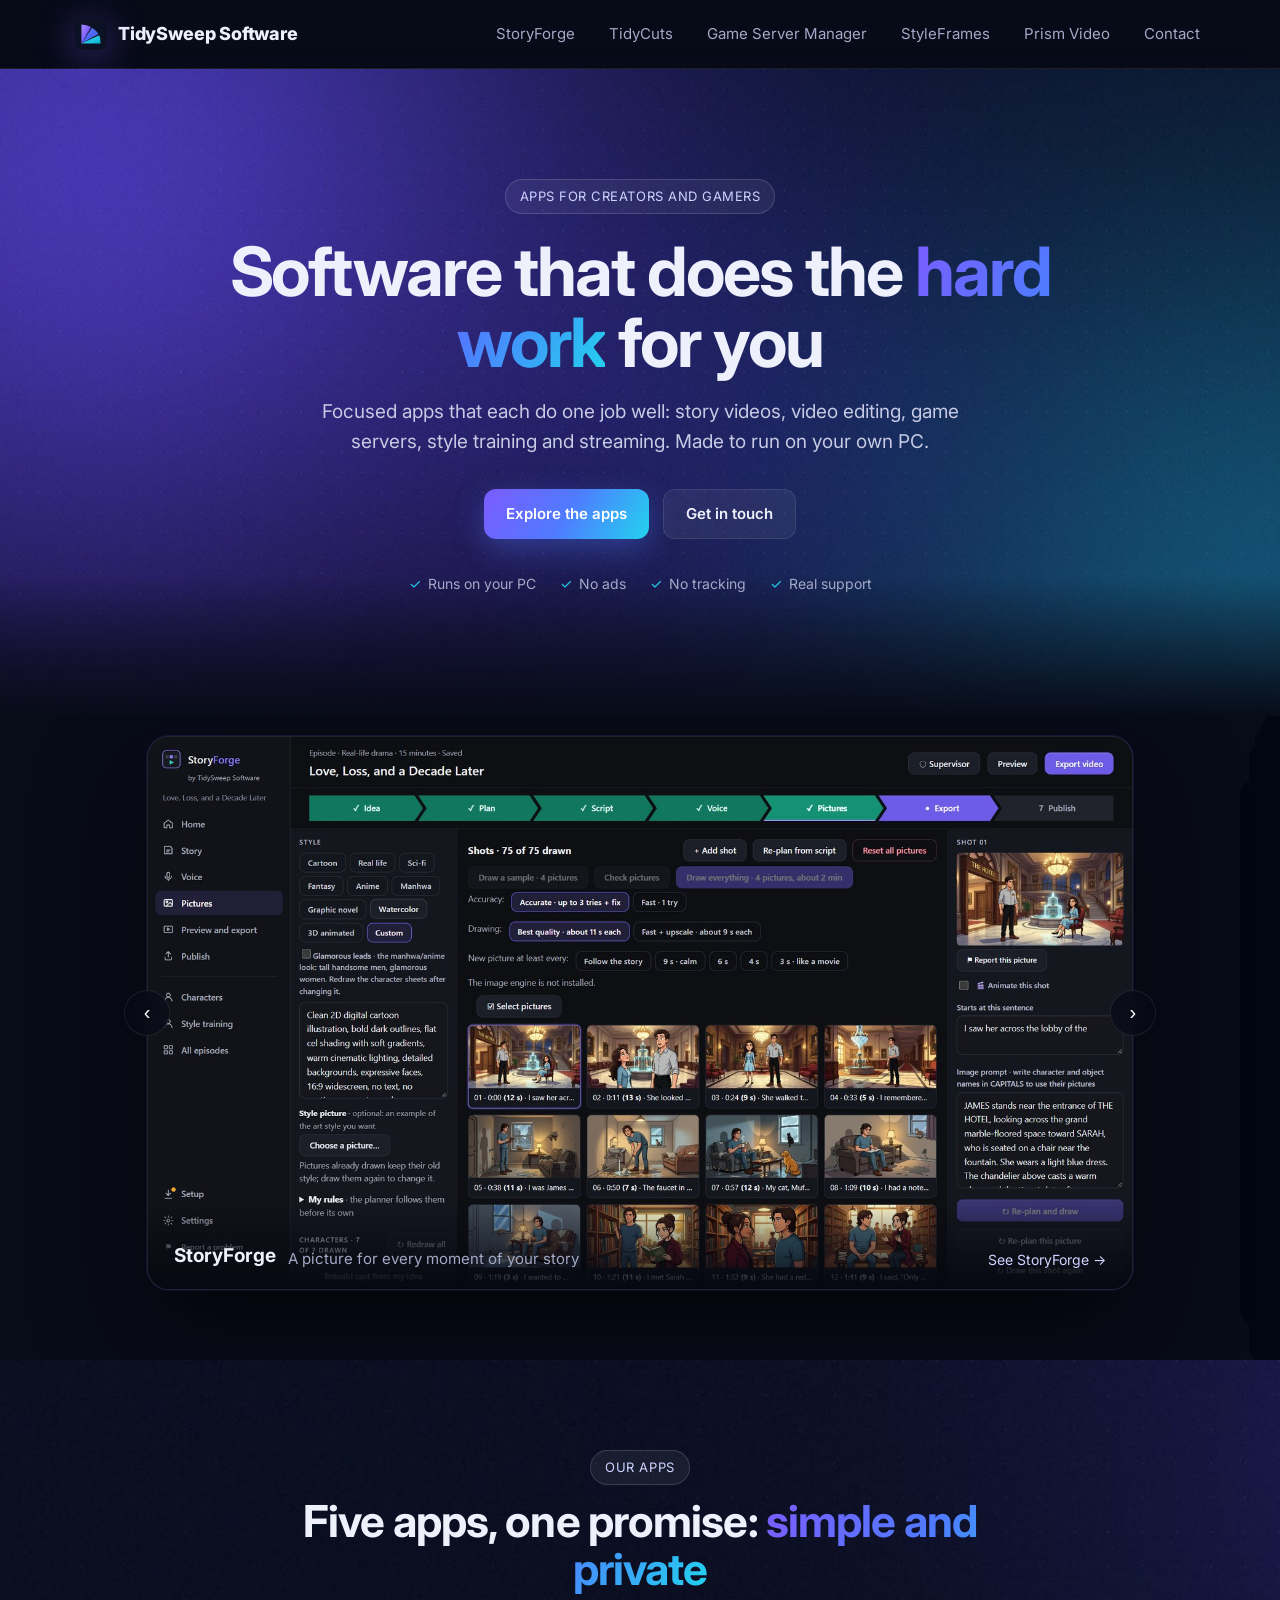
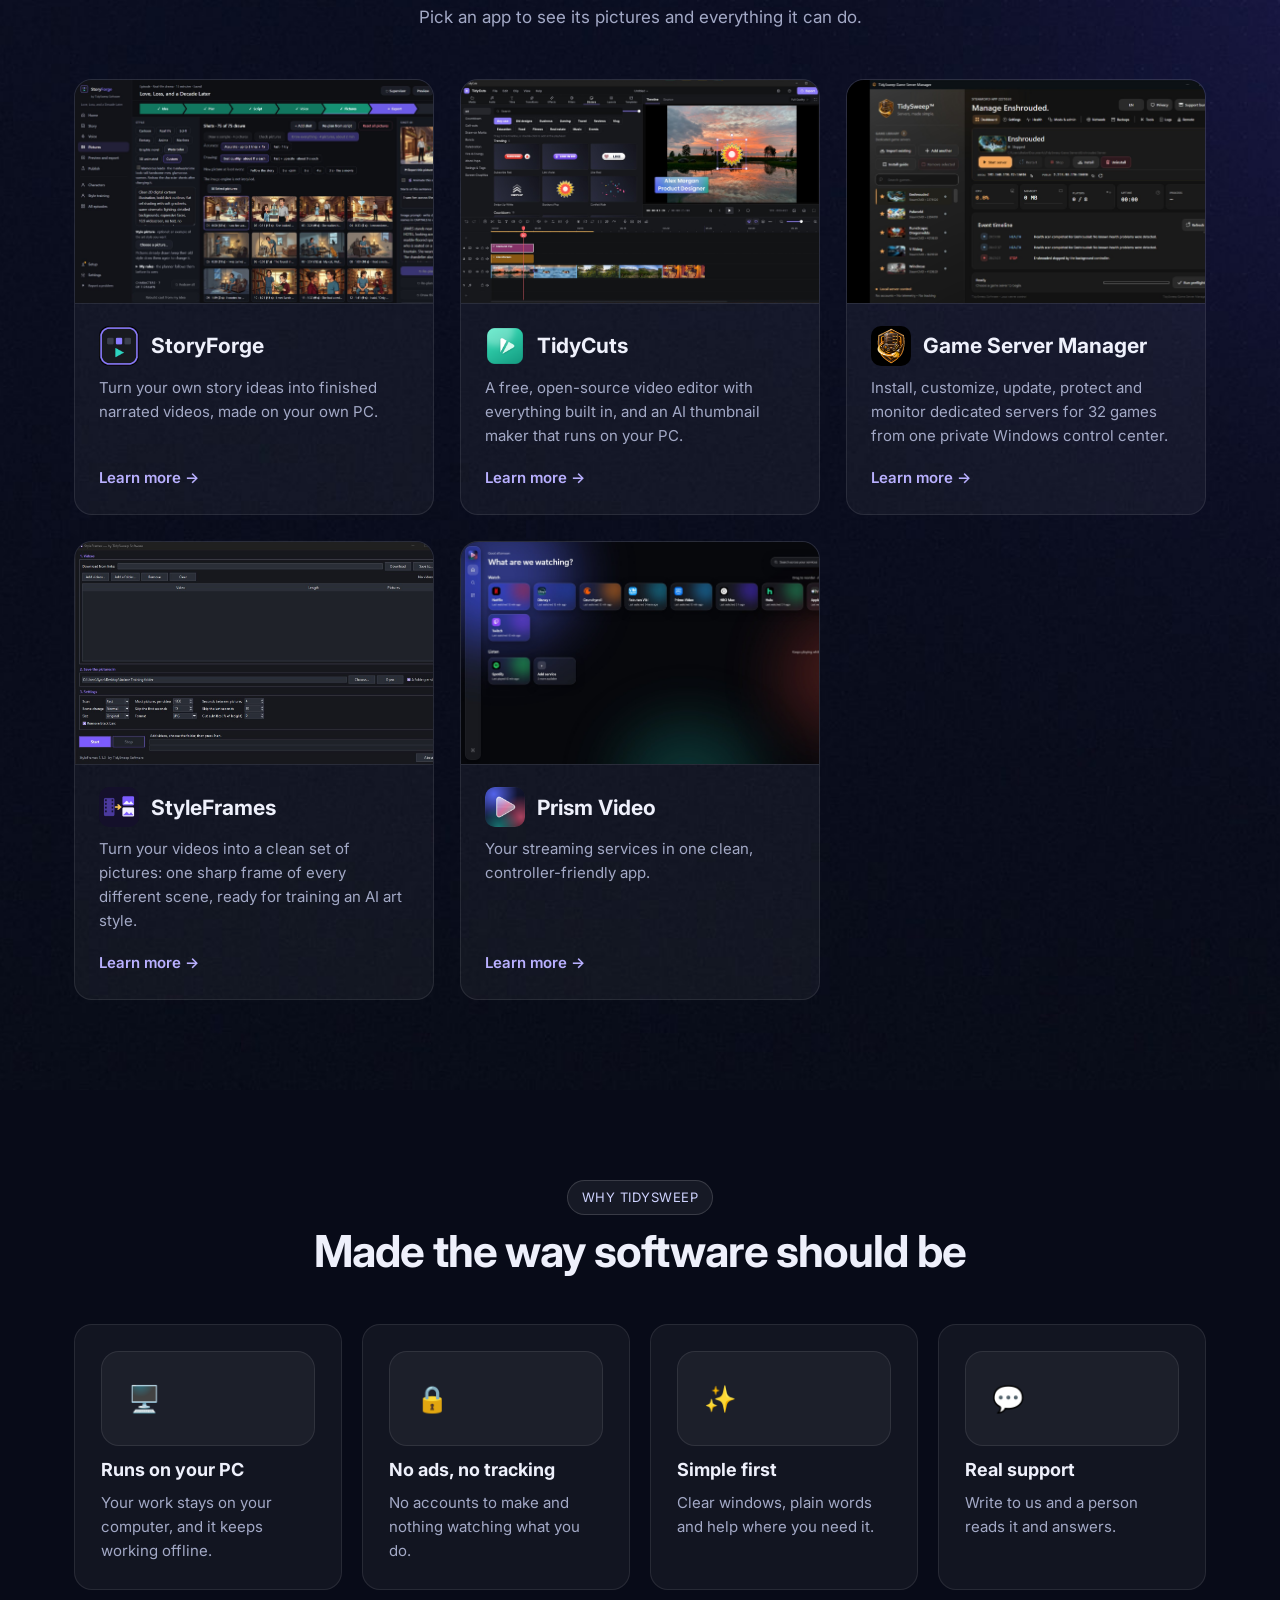
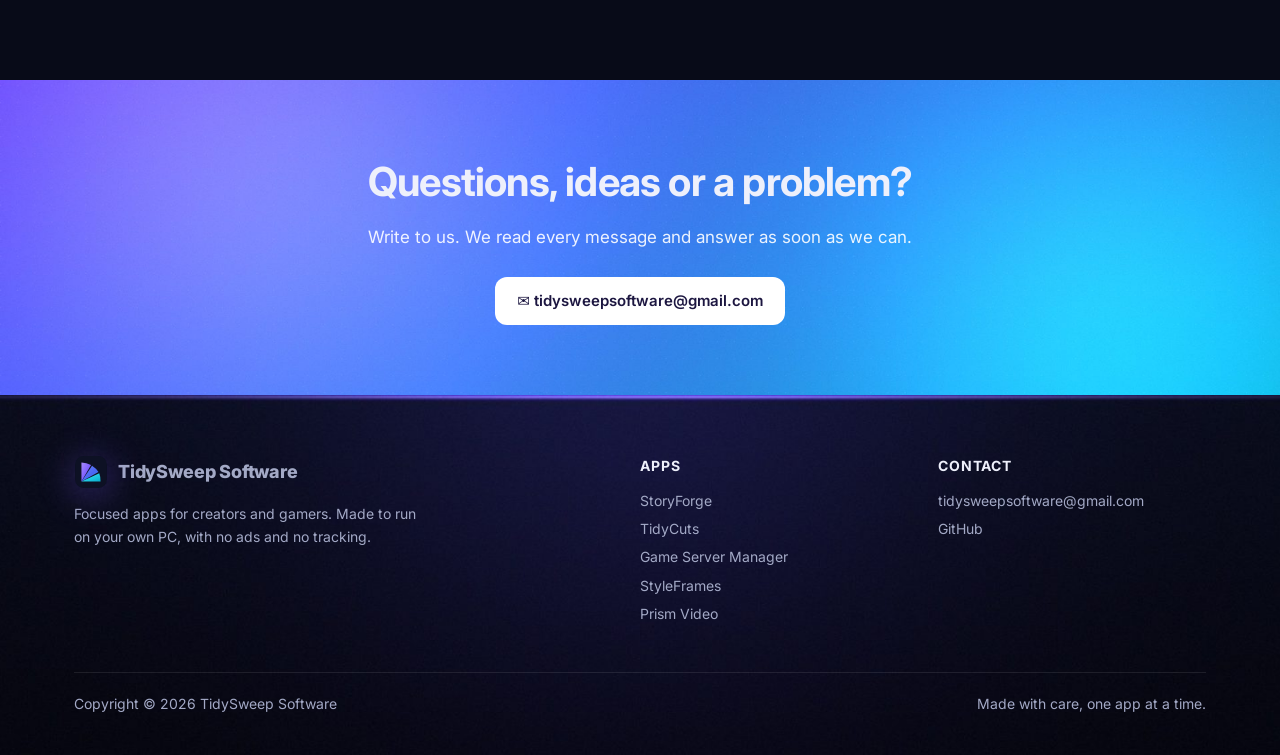
<file: index.html>
<!doctype html>
<html lang="en">
<head>
<meta charset="utf-8">
<meta name="viewport" content="width=device-width, initial-scale=1">
<title>TidySweep Software · Smart, simple apps for creators and gamers</title>
<meta name="description" content="StoryForge, TidyCuts, Game Server Manager, StyleFrames and Prism Video: focused Windows apps that run on your own PC.">
<link rel="preconnect" href="https://fonts.googleapis.com"><link rel="preconnect" href="https://fonts.gstatic.com" crossorigin>
<link href="https://fonts.googleapis.com/css2?family=Inter:wght@400;600;700;800&display=swap" rel="stylesheet">
<link rel="stylesheet" href="assets/css/site.css">
<link rel="icon" href="assets/img/logo.svg" type="image/svg+xml">
</head>
<body>
<header class="nav"><div class="wrap">
  <a class="brand" href="index.html"><img class="logo" src="assets/img/logo.svg" alt="">TidySweep Software</a>
  <button class="menu-btn" aria-label="Menu">☰</button>
  <nav class="nav-links">
    <a href="apps/storyforge.html" style="--c:#7c5cff">StoryForge</a>
    <a href="apps/tidycuts.html" style="--c:#22c55e">TidyCuts</a>
    <a href="apps/game-server-manager.html" style="--c:#f59e0b">Game Server Manager</a>
    <a href="apps/styleframes.html" style="--c:#ec4899">StyleFrames</a>
    <a href="apps/prism-video.html" style="--c:#06b6d4">Prism Video</a>
    <a href="index.html#contact">Contact</a>
  </nav>
</div></header>

<section class="hero"><div class="wrap">
  <span class="eyebrow">Apps for creators and gamers</span>
  <h1>Software that does the <span class="grad-text">hard work</span> for you</h1>
  <p class="lead">Focused apps that each do one job well: story videos, video editing, game servers, style training and streaming. Made to run on your own PC.</p>
  <div class="cta"><a class="btn pri" href="#apps">Explore the apps</a><a class="btn" href="#contact">Get in touch</a></div>
  <div class="trust"><span>Runs on your PC</span><span>No ads</span><span>No tracking</span><span>Real support</span></div>
</div></section>

<section class="stage" style="padding-top:20px"><div class="wrap wide">
  <div class="carousel">
    <button class="car-btn prev" aria-label="Previous picture">‹</button>
    <div class="slides">
      <div class="slide on"><img src="assets/img/storyforge/pictures.jpg" alt="StoryForge: A picture for every moment of your story"><div class="cap"><b>StoryForge</b><span>A picture for every moment of your story</span><a href="apps/storyforge.html">See StoryForge →</a></div></div>
      <div class="slide"><img src="assets/img/tidycuts/editor.jpg" alt="TidyCuts: The free video editor with everything built in" loading="lazy"><div class="cap"><b>TidyCuts</b><span>The free video editor with everything built in</span><a href="apps/tidycuts.html">See TidyCuts →</a></div></div>
      <div class="slide"><img src="assets/img/game-server-manager/dashboard.jpg" alt="Game Server Manager: 32 game servers, one control center" loading="lazy"><div class="cap"><b>Game Server Manager</b><span>32 game servers, one control center</span><a href="apps/game-server-manager.html">See Game Server Manager →</a></div></div>
      <div class="slide"><img src="assets/img/storyforge/preview-and-export.jpg" alt="StoryForge: Edit, caption and export your story video" loading="lazy"><div class="cap"><b>StoryForge</b><span>Edit, caption and export your story video</span><a href="apps/storyforge.html">See StoryForge →</a></div></div>
      <div class="slide"><img src="assets/img/prism-video/store-1-home.jpg" alt="Prism Video: Your streaming services in one app" loading="lazy"><div class="cap"><b>Prism Video</b><span>Your streaming services in one app</span><a href="apps/prism-video.html">See Prism Video →</a></div></div>
      <div class="slide"><img src="assets/img/styleframes/window.jpg" alt="StyleFrames: Sharp pictures of every scene, for style training" loading="lazy"><div class="cap"><b>StyleFrames</b><span>Sharp pictures of every scene, for style training</span><a href="apps/styleframes.html">See StyleFrames →</a></div></div>
      <div class="slide"><img src="assets/img/tidycuts/banner.jpg" alt="TidyCuts: Free and open-source, for Windows, Mac and Linux" loading="lazy"><div class="cap"><b>TidyCuts</b><span>Free and open-source, for Windows, Mac and Linux</span><a href="apps/tidycuts.html">See TidyCuts →</a></div></div>
    </div>
    <button class="car-btn next" aria-label="Next picture">›</button>
  </div>
</div></section>

<section id="apps" class="dark-bg"><div class="wrap">
  <div class="sec-head"><span class="eyebrow">Our apps</span><h2>Five apps, one promise: <span class="grad-text">simple and private</span></h2><p>Pick an app to see its pictures and everything it can do.</p></div>
  <div class="apps-grid">
    <a class="app-card" href="apps/storyforge.html">
      <div class="shot"><img src="assets/img/storyforge/pictures.jpg" alt="StoryForge" loading="lazy"></div>
      <div class="body">
        <div class="app-title"><img src="assets/img/storyforge/icon.png" alt=""><h3>StoryForge</h3></div>
        <p>Turn your own story ideas into finished narrated videos, made on your own PC.</p>
        <span class="more">Learn more</span>
      </div></a>
    <a class="app-card" href="apps/tidycuts.html">
      <div class="shot"><img src="assets/img/tidycuts/editor.jpg" alt="TidyCuts" loading="lazy"></div>
      <div class="body">
        <div class="app-title"><img src="assets/img/tidycuts/icon.png" alt=""><h3>TidyCuts</h3></div>
        <p>A free, open-source video editor with everything built in, and an AI thumbnail maker that runs on your PC.</p>
        <span class="more">Learn more</span>
      </div></a>
    <a class="app-card" href="apps/game-server-manager.html">
      <div class="shot"><img src="assets/img/game-server-manager/dashboard.jpg" alt="Game Server Manager" loading="lazy"></div>
      <div class="body">
        <div class="app-title"><img src="assets/img/game-server-manager/logo.png" alt=""><h3>Game Server Manager</h3></div>
        <p>Install, customize, update, protect and monitor dedicated servers for 32 games from one private Windows control center.</p>
        <span class="more">Learn more</span>
      </div></a>
    <a class="app-card" href="apps/styleframes.html">
      <div class="shot"><img src="assets/img/styleframes/window.jpg" alt="StyleFrames" loading="lazy"></div>
      <div class="body">
        <div class="app-title"><img src="assets/img/styleframes/icon.png" alt=""><h3>StyleFrames</h3></div>
        <p>Turn your videos into a clean set of pictures: one sharp frame of every different scene, ready for training an AI art style.</p>
        <span class="more">Learn more</span>
      </div></a>
    <a class="app-card" href="apps/prism-video.html">
      <div class="shot"><img src="assets/img/prism-video/store-1-home.jpg" alt="Prism Video" loading="lazy"></div>
      <div class="body">
        <div class="app-title"><img src="assets/img/prism-video/icon.png" alt=""><h3>Prism Video</h3></div>
        <p>Your streaming services in one clean, controller-friendly app.</p>
        <span class="more">Learn more</span>
      </div></a>
  </div>
</div></section>

<section><div class="wrap">
  <div class="sec-head"><span class="eyebrow">Why TidySweep</span><h2>Made the way software should be</h2></div>
  <div class="why">
    <div><div class="ico">🖥️</div><h4>Runs on your PC</h4><p>Your work stays on your computer, and it keeps working offline.</p></div>
    <div><div class="ico">🔒</div><h4>No ads, no tracking</h4><p>No accounts to make and nothing watching what you do.</p></div>
    <div><div class="ico">✨</div><h4>Simple first</h4><p>Clear windows, plain words and help where you need it.</p></div>
    <div><div class="ico">💬</div><h4>Real support</h4><p>Write to us and a person reads it and answers.</p></div>
  </div>
</div></section>

<div class="band" id="contact"><div class="wrap">
  <h2>Questions, ideas or a problem?</h2>
  <p>Write to us. We read every message and answer as soon as we can.</p>
  <a class="btn" href="mailto:tidysweepsoftware@gmail.com">✉ tidysweepsoftware@gmail.com</a>
</div></div>

<footer><div class="wrap">
  <div class="foot">
    <div><div class="brand" style="margin-bottom:10px"><img class="logo" src="assets/img/logo.svg" alt="">TidySweep Software</div>
      <p style="max-width:360px">Focused apps for creators and gamers. Made to run on your own PC, with no ads and no tracking.</p></div>
    <div><h5>Apps</h5><a href="apps/storyforge.html">StoryForge</a><a href="apps/tidycuts.html">TidyCuts</a><a href="apps/game-server-manager.html">Game Server Manager</a><a href="apps/styleframes.html">StyleFrames</a><a href="apps/prism-video.html">Prism Video</a></div>
    <div><h5>Contact</h5><a href="mailto:tidysweepsoftware@gmail.com">tidysweepsoftware@gmail.com</a><a href="https://github.com/tidysweepsoftware-lgtm" target="_blank" rel="noopener">GitHub</a></div>
  </div>
  <div class="copy"><span>Copyright © 2026 TidySweep Software</span><span>Made with care, one app at a time.</span></div>
</div></footer>
<script src="assets/js/site.js"></script>
</body>
</html>
</file>
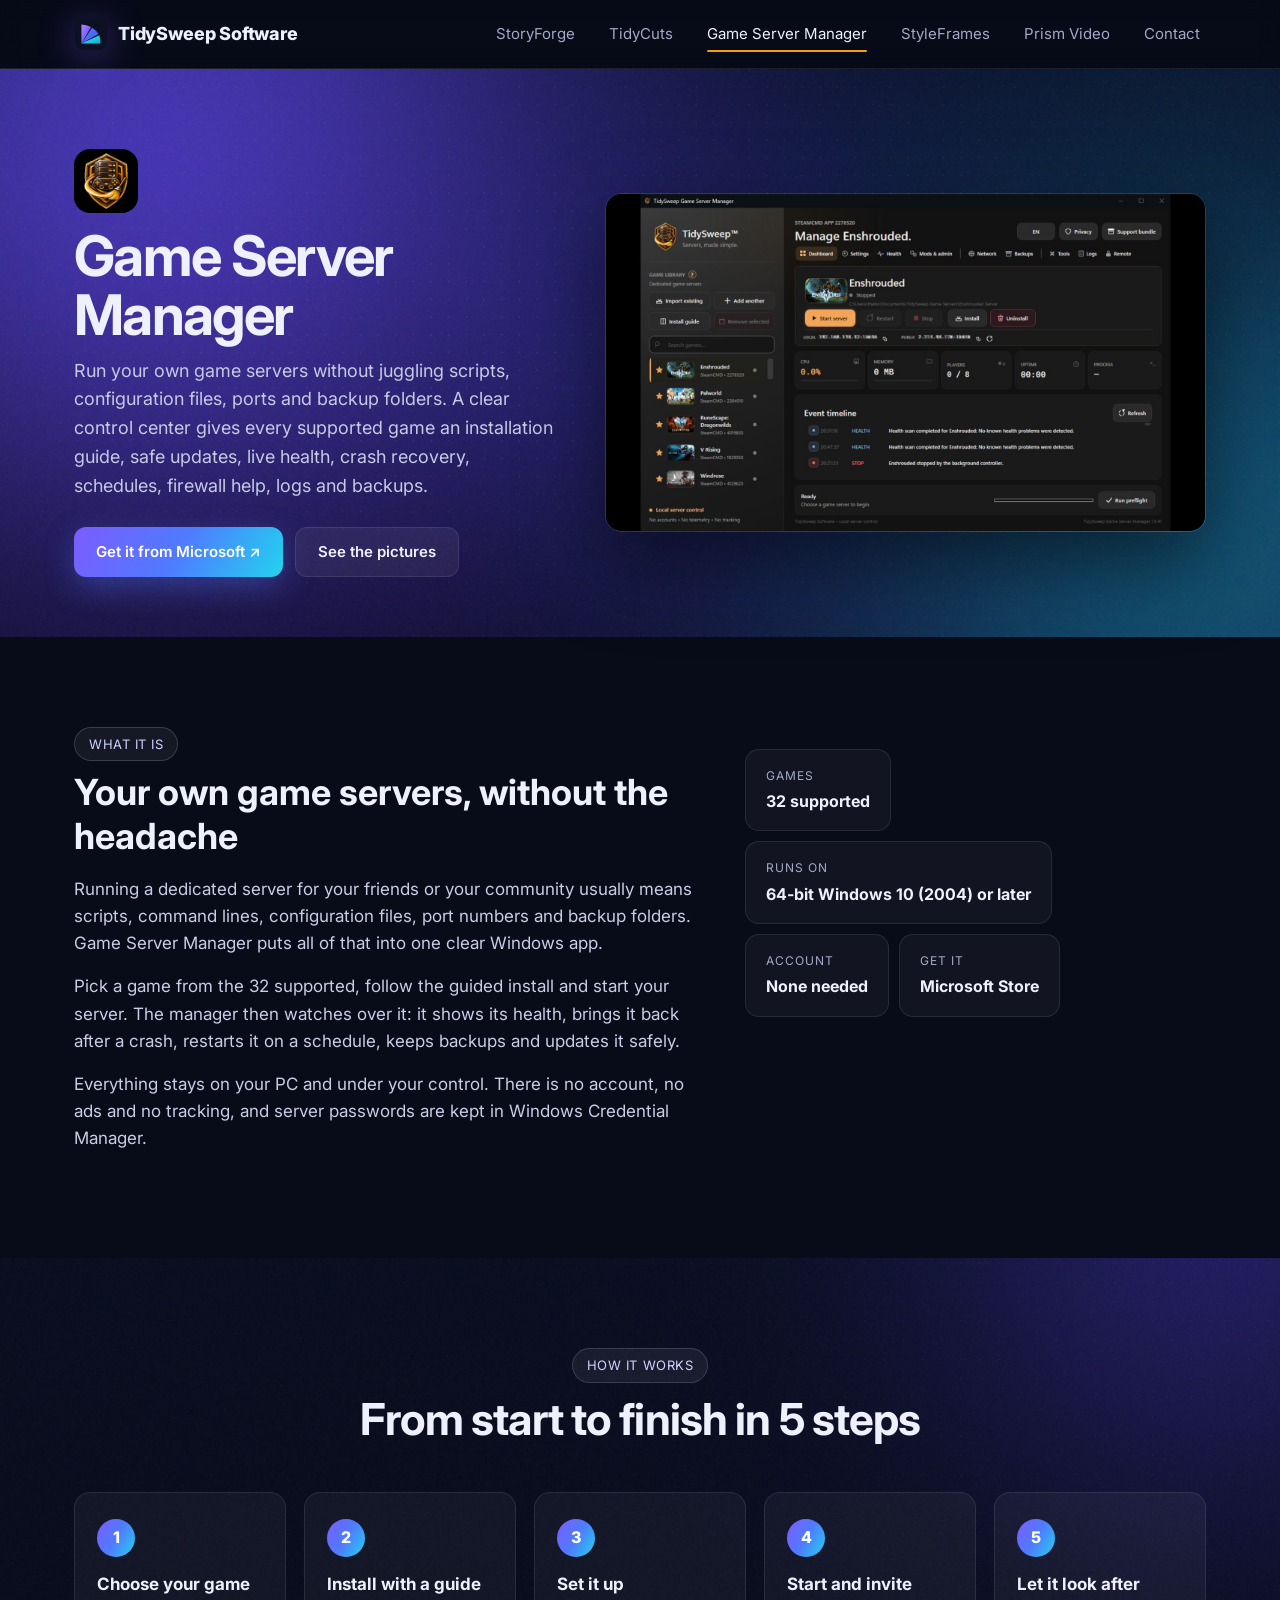
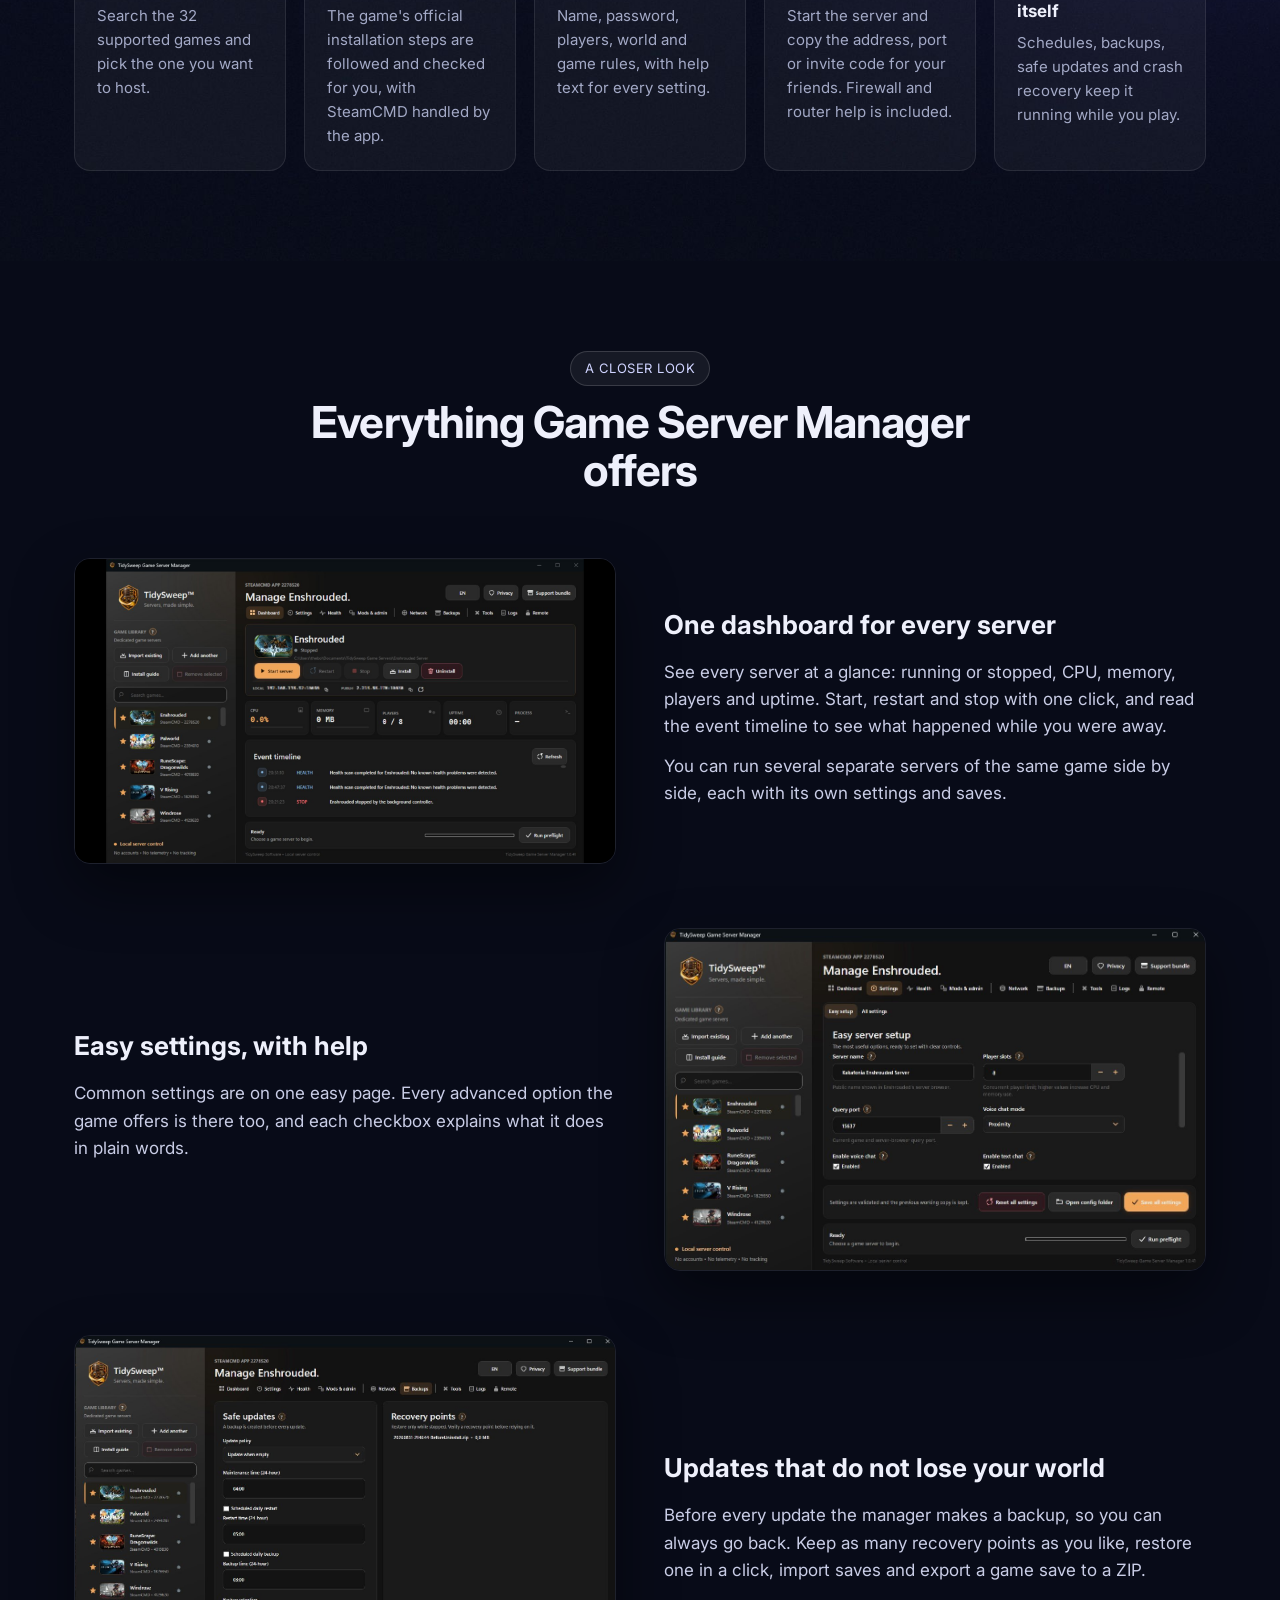
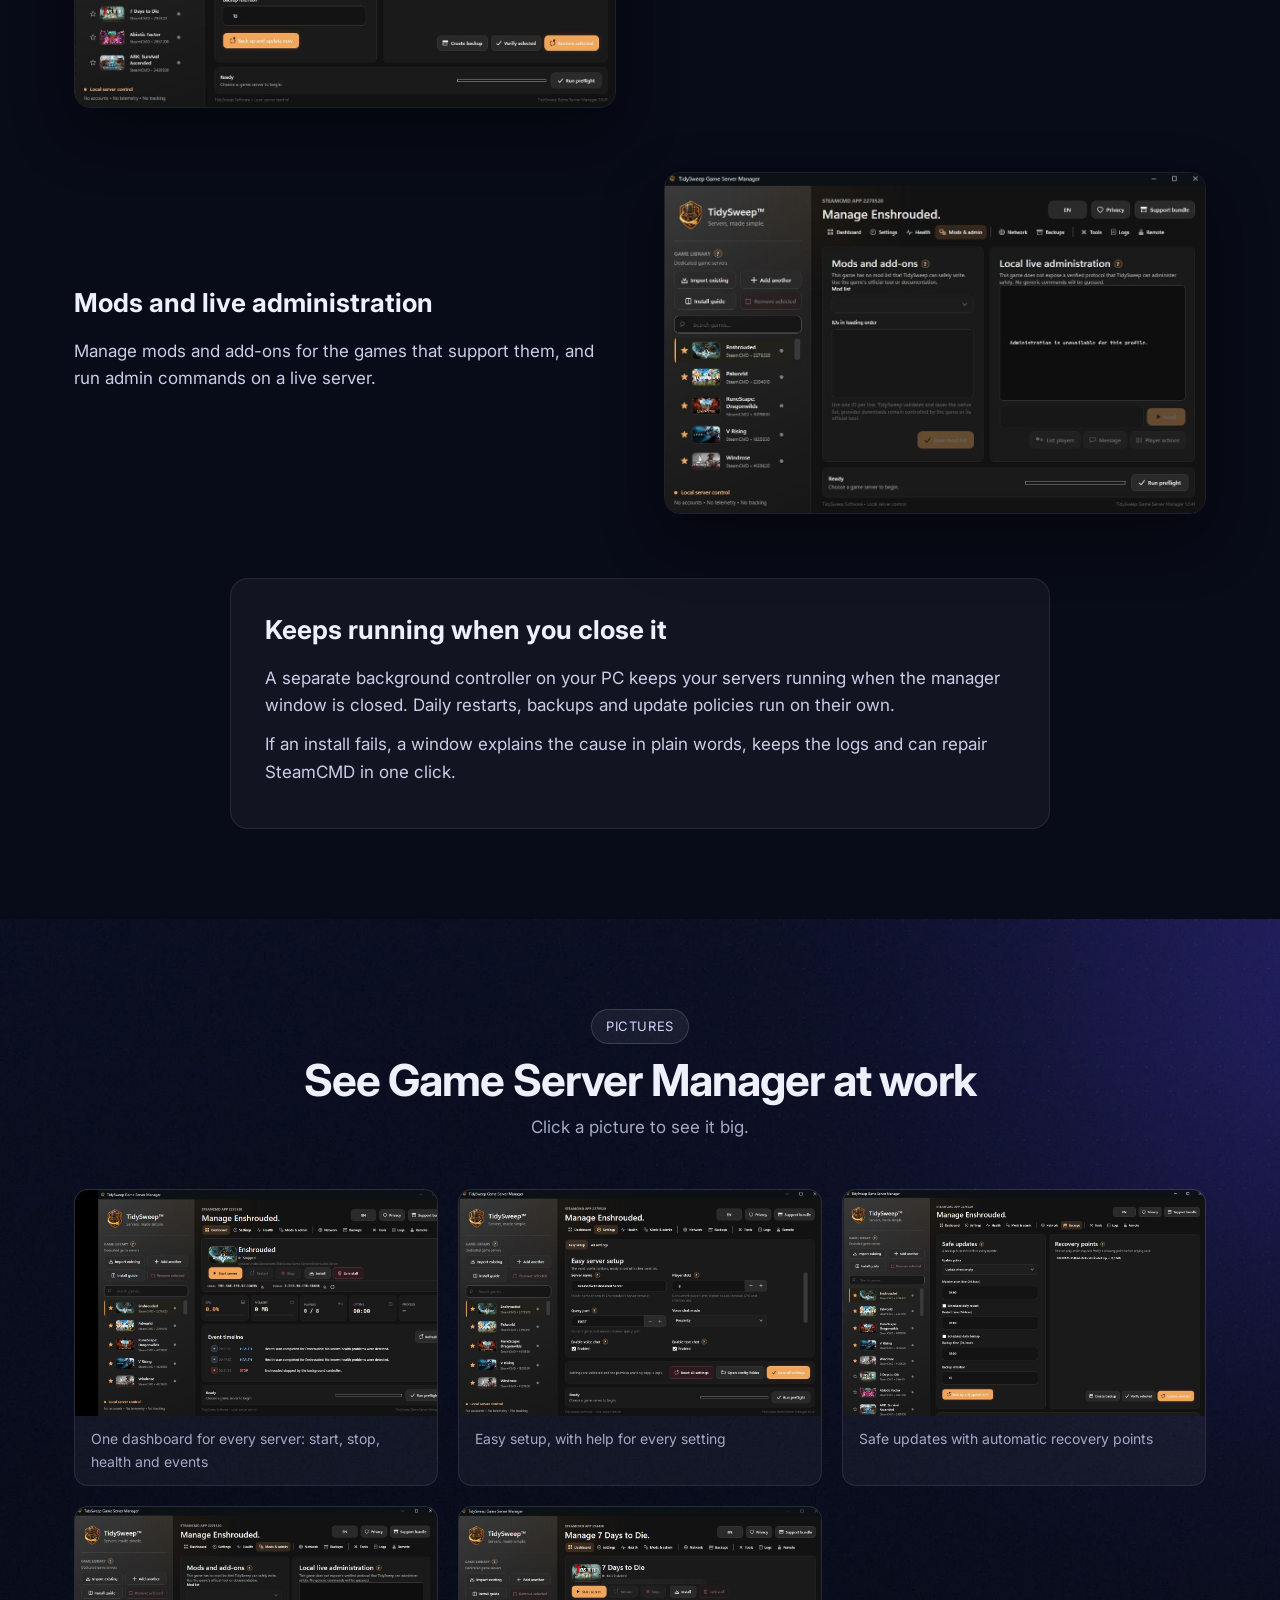
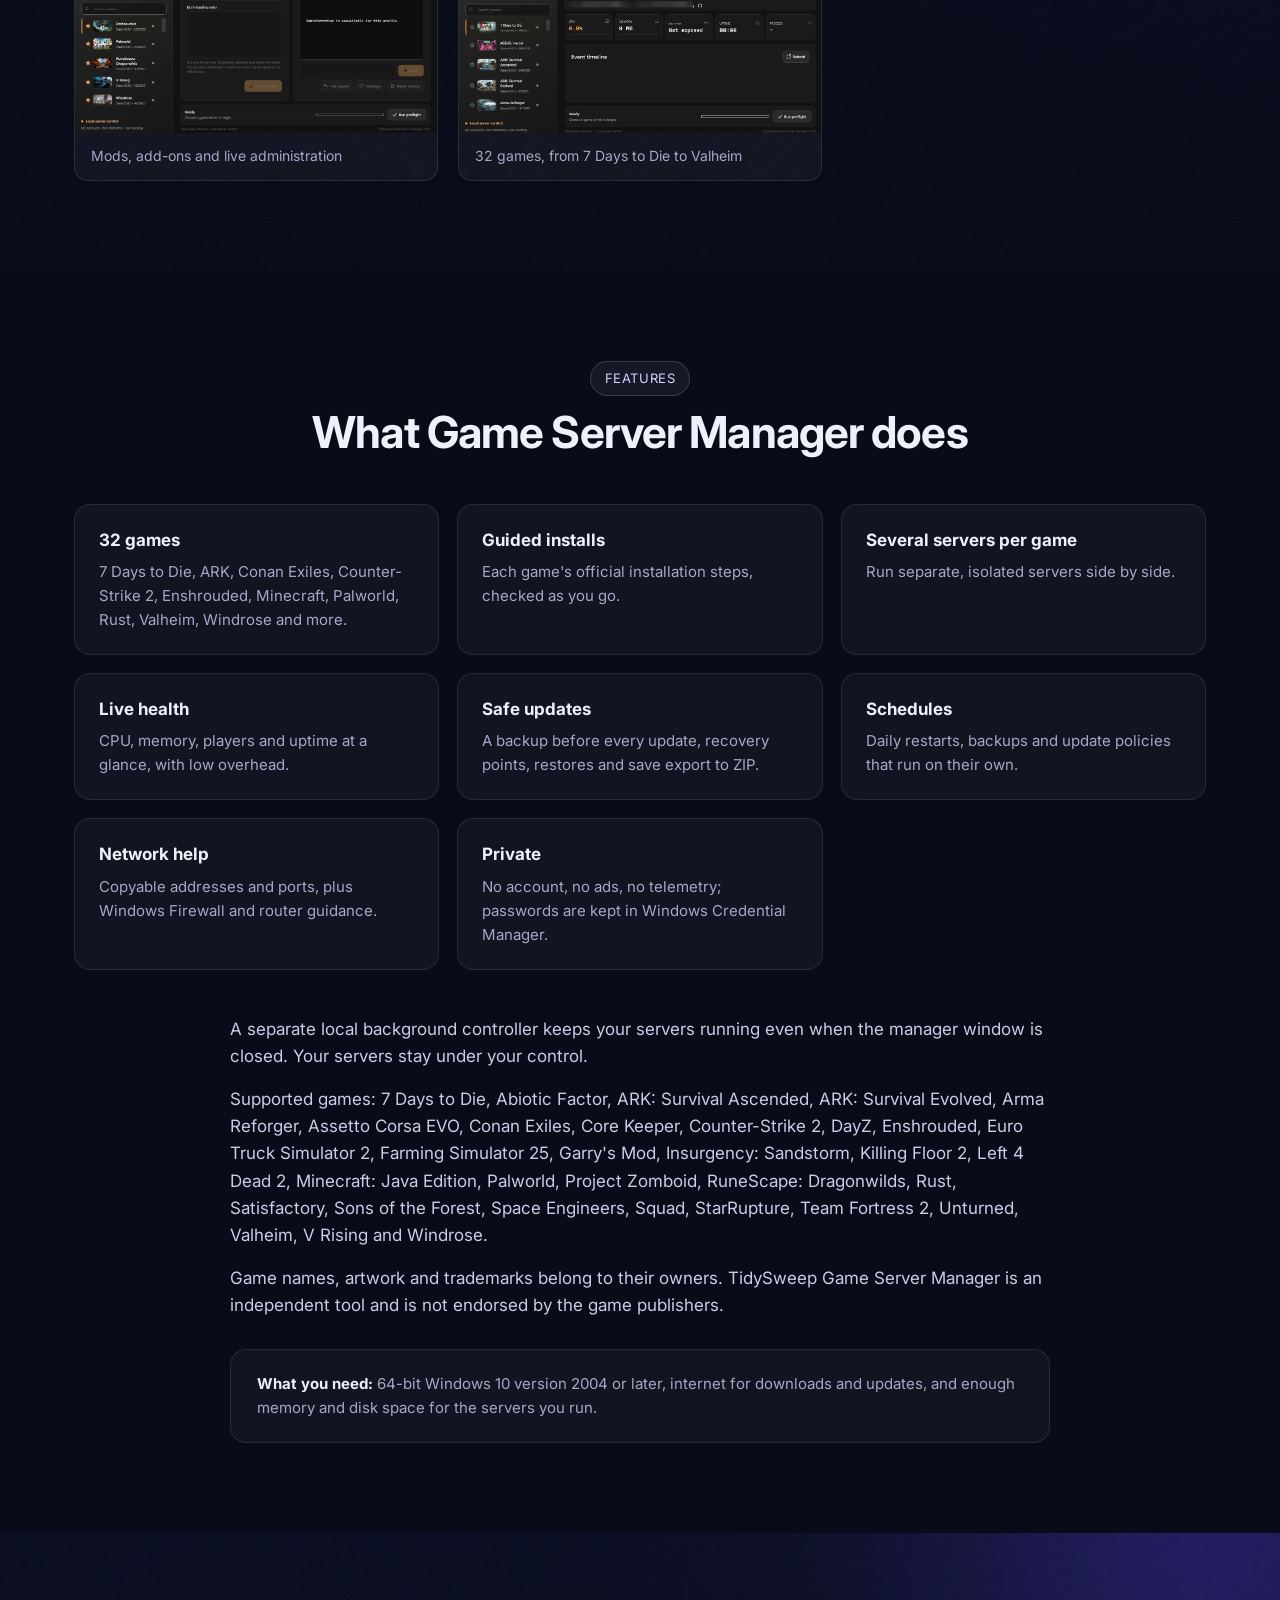
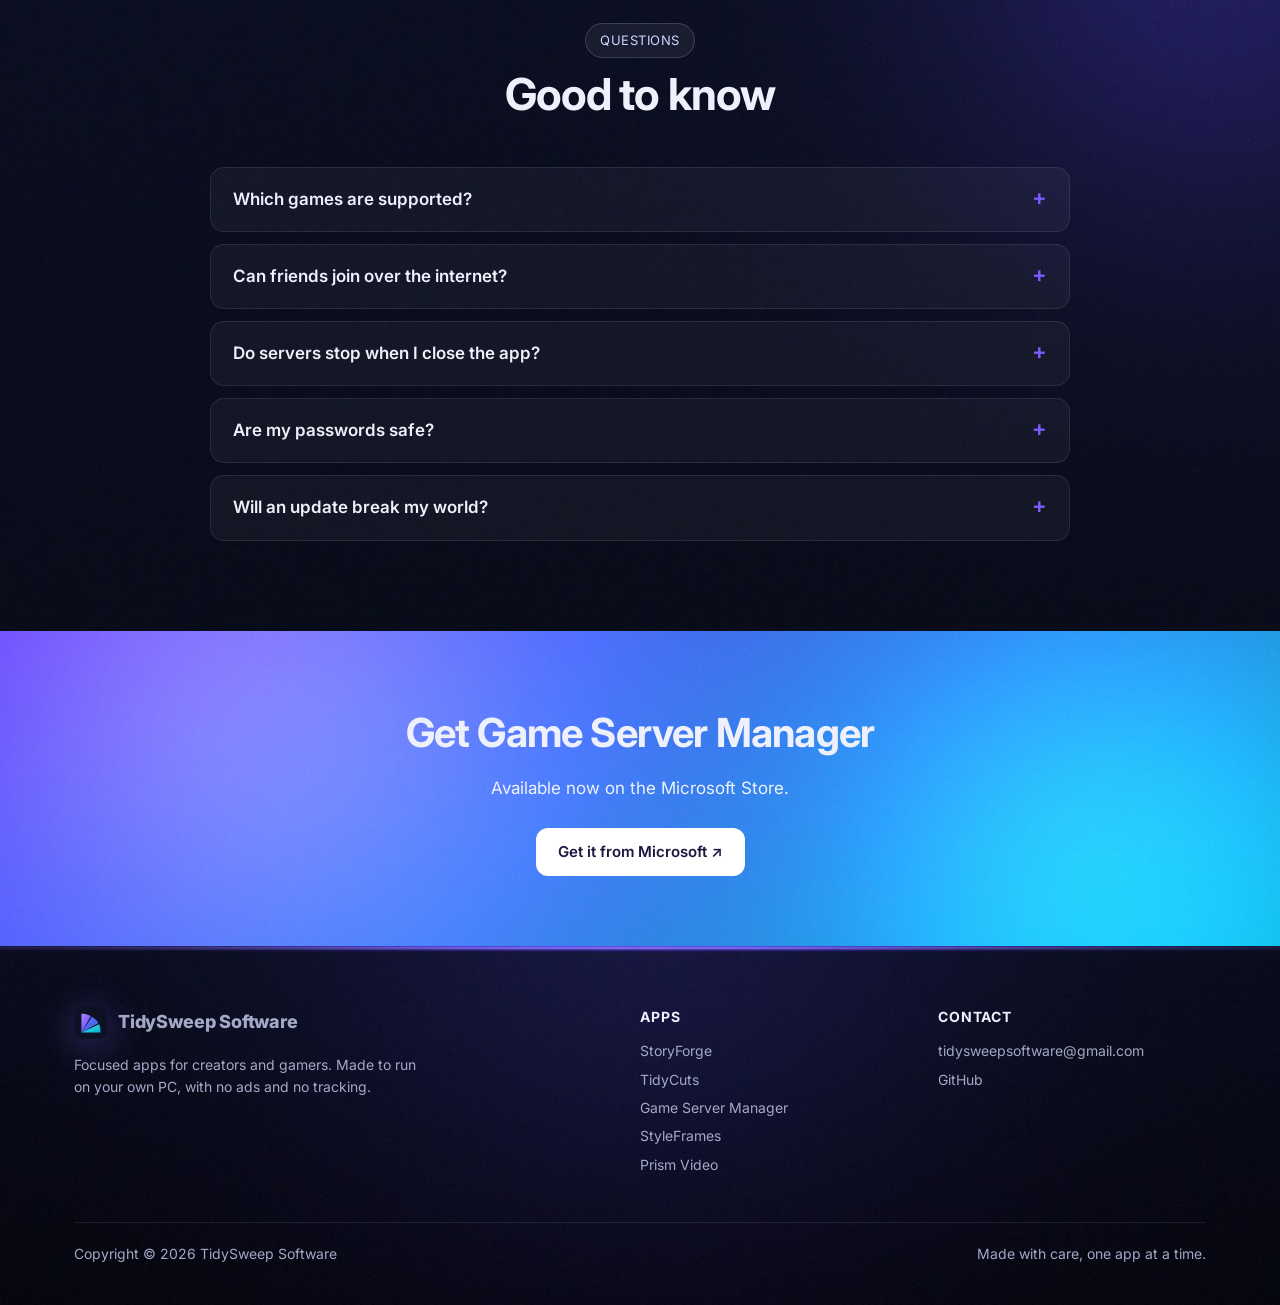
<file: apps/game-server-manager.html>
<!doctype html>
<html lang="en">
<head>
<meta charset="utf-8">
<meta name="viewport" content="width=device-width, initial-scale=1">
<title>Game Server Manager · TidySweep Software</title>
<meta name="description" content="Install, customize, update, protect and monitor dedicated servers for 32 games from one private Windows control center.">
<link rel="preconnect" href="https://fonts.googleapis.com"><link rel="preconnect" href="https://fonts.gstatic.com" crossorigin>
<link href="https://fonts.googleapis.com/css2?family=Inter:wght@400;600;700;800&display=swap" rel="stylesheet">
<link rel="stylesheet" href="../assets/css/site.css">
<link rel="icon" href="../assets/img/logo.svg" type="image/svg+xml">
</head>
<body>
<header class="nav"><div class="wrap">
  <a class="brand" href="../index.html"><img class="logo" src="../assets/img/logo.svg" alt="">TidySweep Software</a>
  <button class="menu-btn" aria-label="Menu">☰</button>
  <nav class="nav-links">
    <a href="../apps/storyforge.html" style="--c:#7c5cff">StoryForge</a>
    <a href="../apps/tidycuts.html" style="--c:#22c55e">TidyCuts</a>
    <a href="../apps/game-server-manager.html" style="--c:#f59e0b" class="on">Game Server Manager</a>
    <a href="../apps/styleframes.html" style="--c:#ec4899">StyleFrames</a>
    <a href="../apps/prism-video.html" style="--c:#06b6d4">Prism Video</a>
    <a href="../index.html#contact">Contact</a>
  </nav>
</div></header>

<section class="app-hero"><div class="wrap">
  <div>
    <div class="app-title"><img class="icon" src="../assets/img/game-server-manager/logo.png" alt=""></div>
    <h1>Game Server Manager</h1>
    <p class="lead">Run your own game servers without juggling scripts, configuration files, ports and backup folders. A clear control center gives every supported game an installation guide, safe updates, live health, crash recovery, schedules, firewall help, logs and backups.</p>
    <div class="cta"><a class="btn pri" href="https://apps.microsoft.com/detail/9NV2JX0KVPVV" target="_blank" rel="noopener">Get it from Microsoft ↗</a><a class="btn" href="#pictures">See the pictures</a></div>
  </div>
  <div class="main-shot" data-zoom="../assets/img/game-server-manager/dashboard.jpg"><img src="../assets/img/game-server-manager/dashboard.jpg" alt="One dashboard for every server: start, stop, health and events"></div>
</div></section>

<section id="about"><div class="wrap what">
  <div><span class="eyebrow">What it is</span><h2>Your own game servers, without the headache</h2><div class="prose"><p>Running a dedicated server for your friends or your community usually means scripts, command lines, configuration files, port numbers and backup folders. Game Server Manager puts all of that into one clear Windows app.</p><p>Pick a game from the 32 supported, follow the guided install and start your server. The manager then watches over it: it shows its health, brings it back after a crash, restarts it on a schedule, keeps backups and updates it safely.</p><p>Everything stays on your PC and under your control. There is no account, no ads and no tracking, and server passwords are kept in Windows Credential Manager.</p></div></div>
  <div class="facts"><div><span>Games</span><b>32 supported</b></div><div><span>Runs on</span><b>64-bit Windows 10 (2004) or later</b></div><div><span>Account</span><b>None needed</b></div><div><span>Get it</span><b>Microsoft Store</b></div></div>
</div></section>

<section class="dark-bg"><div class="wrap">
  <div class="sec-head"><span class="eyebrow">How it works</span><h2>From start to finish in 5 steps</h2></div>
  <div class="steps" style="--n:5"><div class="step"><h4>Choose your game</h4><p>Search the 32 supported games and pick the one you want to host.</p></div><div class="step"><h4>Install with a guide</h4><p>The game's official installation steps are followed and checked for you, with SteamCMD handled by the app.</p></div><div class="step"><h4>Set it up</h4><p>Name, password, players, world and game rules, with help text for every setting.</p></div><div class="step"><h4>Start and invite</h4><p>Start the server and copy the address, port or invite code for your friends. Firewall and router help is included.</p></div><div class="step"><h4>Let it look after itself</h4><p>Schedules, backups, safe updates and crash recovery keep it running while you play.</p></div></div>
</div></section>

<section><div class="wrap">
  <div class="sec-head"><span class="eyebrow">A closer look</span><h2>Everything Game Server Manager offers</h2></div>
  <div class="detail"><div class="d-img" data-zoom="../assets/img/game-server-manager/dashboard.jpg"><img src="../assets/img/game-server-manager/dashboard.jpg" alt="One dashboard for every server" loading="lazy"></div><div><h3>One dashboard for every server</h3><p>See every server at a glance: running or stopped, CPU, memory, players and uptime. Start, restart and stop with one click, and read the event timeline to see what happened while you were away.</p><p>You can run several separate servers of the same game side by side, each with its own settings and saves.</p></div></div>
  <div class="detail flip"><div class="d-img" data-zoom="../assets/img/game-server-manager/settings.jpg"><img src="../assets/img/game-server-manager/settings.jpg" alt="Easy settings, with help" loading="lazy"></div><div><h3>Easy settings, with help</h3><p>Common settings are on one easy page. Every advanced option the game offers is there too, and each checkbox explains what it does in plain words.</p></div></div>
  <div class="detail"><div class="d-img" data-zoom="../assets/img/game-server-manager/backups.jpg"><img src="../assets/img/game-server-manager/backups.jpg" alt="Updates that do not lose your world" loading="lazy"></div><div><h3>Updates that do not lose your world</h3><p>Before every update the manager makes a backup, so you can always go back. Keep as many recovery points as you like, restore one in a click, import saves and export a game save to a ZIP.</p></div></div>
  <div class="detail flip"><div class="d-img" data-zoom="../assets/img/game-server-manager/mods.jpg"><img src="../assets/img/game-server-manager/mods.jpg" alt="Mods and live administration" loading="lazy"></div><div><h3>Mods and live administration</h3><p>Manage mods and add-ons for the games that support them, and run admin commands on a live server.</p></div></div>
  <div class="detail solo"><div><h3>Keeps running when you close it</h3><p>A separate background controller on your PC keeps your servers running when the manager window is closed. Daily restarts, backups and update policies run on their own.</p><p>If an install fails, a window explains the cause in plain words, keeps the logs and can repair SteamCMD in one click.</p></div></div>
</div></section>

<section id="pictures" class="dark-bg"><div class="wrap">
  <div class="sec-head"><span class="eyebrow">Pictures</span><h2>See Game Server Manager at work</h2><p>Click a picture to see it big.</p></div>
  <div class="gallery">
    <figure data-zoom="../assets/img/game-server-manager/dashboard.jpg"><img src="../assets/img/game-server-manager/dashboard.jpg" alt="One dashboard for every server: start, stop, health and events" loading="lazy"><figcaption>One dashboard for every server: start, stop, health and events</figcaption></figure>
    <figure data-zoom="../assets/img/game-server-manager/settings.jpg"><img src="../assets/img/game-server-manager/settings.jpg" alt="Easy setup, with help for every setting" loading="lazy"><figcaption>Easy setup, with help for every setting</figcaption></figure>
    <figure data-zoom="../assets/img/game-server-manager/backups.jpg"><img src="../assets/img/game-server-manager/backups.jpg" alt="Safe updates with automatic recovery points" loading="lazy"><figcaption>Safe updates with automatic recovery points</figcaption></figure>
    <figure data-zoom="../assets/img/game-server-manager/mods.jpg"><img src="../assets/img/game-server-manager/mods.jpg" alt="Mods, add-ons and live administration" loading="lazy"><figcaption>Mods, add-ons and live administration</figcaption></figure>
    <figure data-zoom="../assets/img/game-server-manager/dashboard-7dtd.jpg"><img src="../assets/img/game-server-manager/dashboard-7dtd.jpg" alt="32 games, from 7 Days to Die to Valheim" loading="lazy"><figcaption>32 games, from 7 Days to Die to Valheim</figcaption></figure>
  </div>
</div></section>

<section><div class="wrap">
  <div class="sec-head"><span class="eyebrow">Features</span><h2>What Game Server Manager does</h2></div>
  <div class="feat-grid">
    <div class="feat"><h4>32 games</h4><p>7 Days to Die, ARK, Conan Exiles, Counter-Strike 2, Enshrouded, Minecraft, Palworld, Rust, Valheim, Windrose and more.</p></div>
    <div class="feat"><h4>Guided installs</h4><p>Each game's official installation steps, checked as you go.</p></div>
    <div class="feat"><h4>Several servers per game</h4><p>Run separate, isolated servers side by side.</p></div>
    <div class="feat"><h4>Live health</h4><p>CPU, memory, players and uptime at a glance, with low overhead.</p></div>
    <div class="feat"><h4>Safe updates</h4><p>A backup before every update, recovery points, restores and save export to ZIP.</p></div>
    <div class="feat"><h4>Schedules</h4><p>Daily restarts, backups and update policies that run on their own.</p></div>
    <div class="feat"><h4>Network help</h4><p>Copyable addresses and ports, plus Windows Firewall and router guidance.</p></div>
    <div class="feat"><h4>Private</h4><p>No account, no ads, no telemetry; passwords are kept in Windows Credential Manager.</p></div>
  </div>
  <div class="prose" style="margin-top:46px"><p>A separate local background controller keeps your servers running even when the manager window is closed. Your servers stay under your control.</p><p>Supported games: 7 Days to Die, Abiotic Factor, ARK: Survival Ascended, ARK: Survival Evolved, Arma Reforger, Assetto Corsa EVO, Conan Exiles, Core Keeper, Counter-Strike 2, DayZ, Enshrouded, Euro Truck Simulator 2, Farming Simulator 25, Garry's Mod, Insurgency: Sandstorm, Killing Floor 2, Left 4 Dead 2, Minecraft: Java Edition, Palworld, Project Zomboid, RuneScape: Dragonwilds, Rust, Satisfactory, Sons of the Forest, Space Engineers, Squad, StarRupture, Team Fortress 2, Unturned, Valheim, V Rising and Windrose.</p><p>Game names, artwork and trademarks belong to their owners. TidySweep Game Server Manager is an independent tool and is not endorsed by the game publishers.</p></div>
  <div class="reqs"><b>What you need:</b> 64-bit Windows 10 version 2004 or later, internet for downloads and updates, and enough memory and disk space for the servers you run.</div>
</div></section>

<section class="dark-bg"><div class="wrap">
  <div class="sec-head"><span class="eyebrow">Questions</span><h2>Good to know</h2></div>
  <div class="faq"><details><summary>Which games are supported?</summary><p>7 Days to Die, Abiotic Factor, ARK: Survival Ascended, ARK: Survival Evolved, Arma Reforger, Assetto Corsa EVO, Conan Exiles, Core Keeper, Counter-Strike 2, DayZ, Enshrouded, Euro Truck Simulator 2, Farming Simulator 25, Garry's Mod, Insurgency: Sandstorm, Killing Floor 2, Left 4 Dead 2, Minecraft: Java Edition, Palworld, Project Zomboid, RuneScape: Dragonwilds, Rust, Satisfactory, Sons of the Forest, Space Engineers, Squad, StarRupture, Team Fortress 2, Unturned, Valheim, V Rising and Windrose.</p></details><details><summary>Can friends join over the internet?</summary><p>Yes. The manager shows your local and public addresses and ports to copy, and gives Windows Firewall and router port help for each game.</p></details><details><summary>Do servers stop when I close the app?</summary><p>No. A background controller keeps them running when the window is closed.</p></details><details><summary>Are my passwords safe?</summary><p>Server passwords are stored in Windows Credential Manager, not in plain text files.</p></details><details><summary>Will an update break my world?</summary><p>A backup is made before every update, so you can restore the world from before it.</p></details></div>
</div></section>

<div class="band"><div class="wrap">
  <h2>Get Game Server Manager</h2>
  <p>Available now on the Microsoft Store.</p>
  <div class="cta" style="justify-content:center;display:flex;gap:12px;flex-wrap:wrap"><a class="btn" href="https://apps.microsoft.com/detail/9NV2JX0KVPVV" target="_blank" rel="noopener">Get it from Microsoft ↗</a></div>
</div></div>

<footer><div class="wrap">
  <div class="foot">
    <div><div class="brand" style="margin-bottom:10px"><img class="logo" src="../assets/img/logo.svg" alt="">TidySweep Software</div>
      <p style="max-width:360px">Focused apps for creators and gamers. Made to run on your own PC, with no ads and no tracking.</p></div>
    <div><h5>Apps</h5><a href="../apps/storyforge.html">StoryForge</a><a href="../apps/tidycuts.html">TidyCuts</a><a href="../apps/game-server-manager.html">Game Server Manager</a><a href="../apps/styleframes.html">StyleFrames</a><a href="../apps/prism-video.html">Prism Video</a></div>
    <div><h5>Contact</h5><a href="mailto:tidysweepsoftware@gmail.com">tidysweepsoftware@gmail.com</a><a href="https://github.com/tidysweepsoftware-lgtm" target="_blank" rel="noopener">GitHub</a></div>
  </div>
  <div class="copy"><span>Copyright © 2026 TidySweep Software</span><span>Made with care, one app at a time.</span></div>
</div></footer>
<script src="../assets/js/site.js"></script>
</body>
</html>
</file>
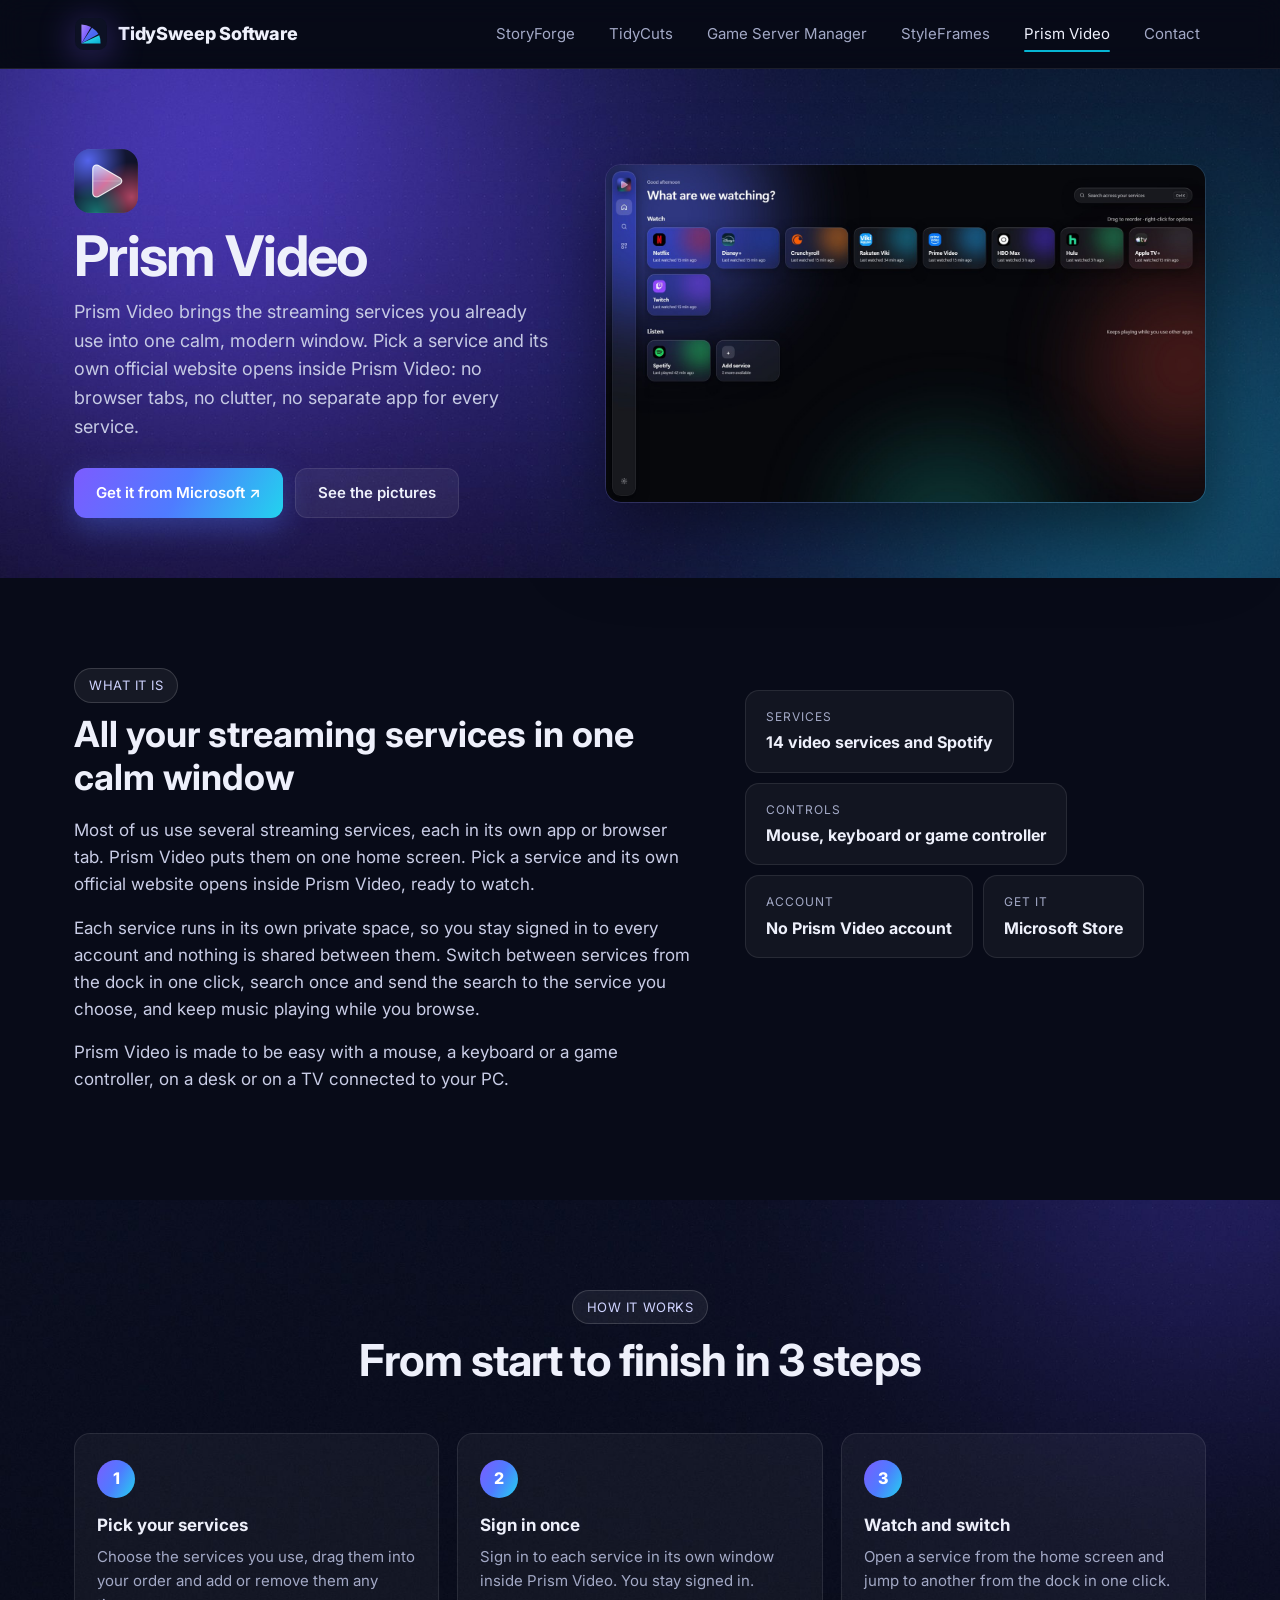
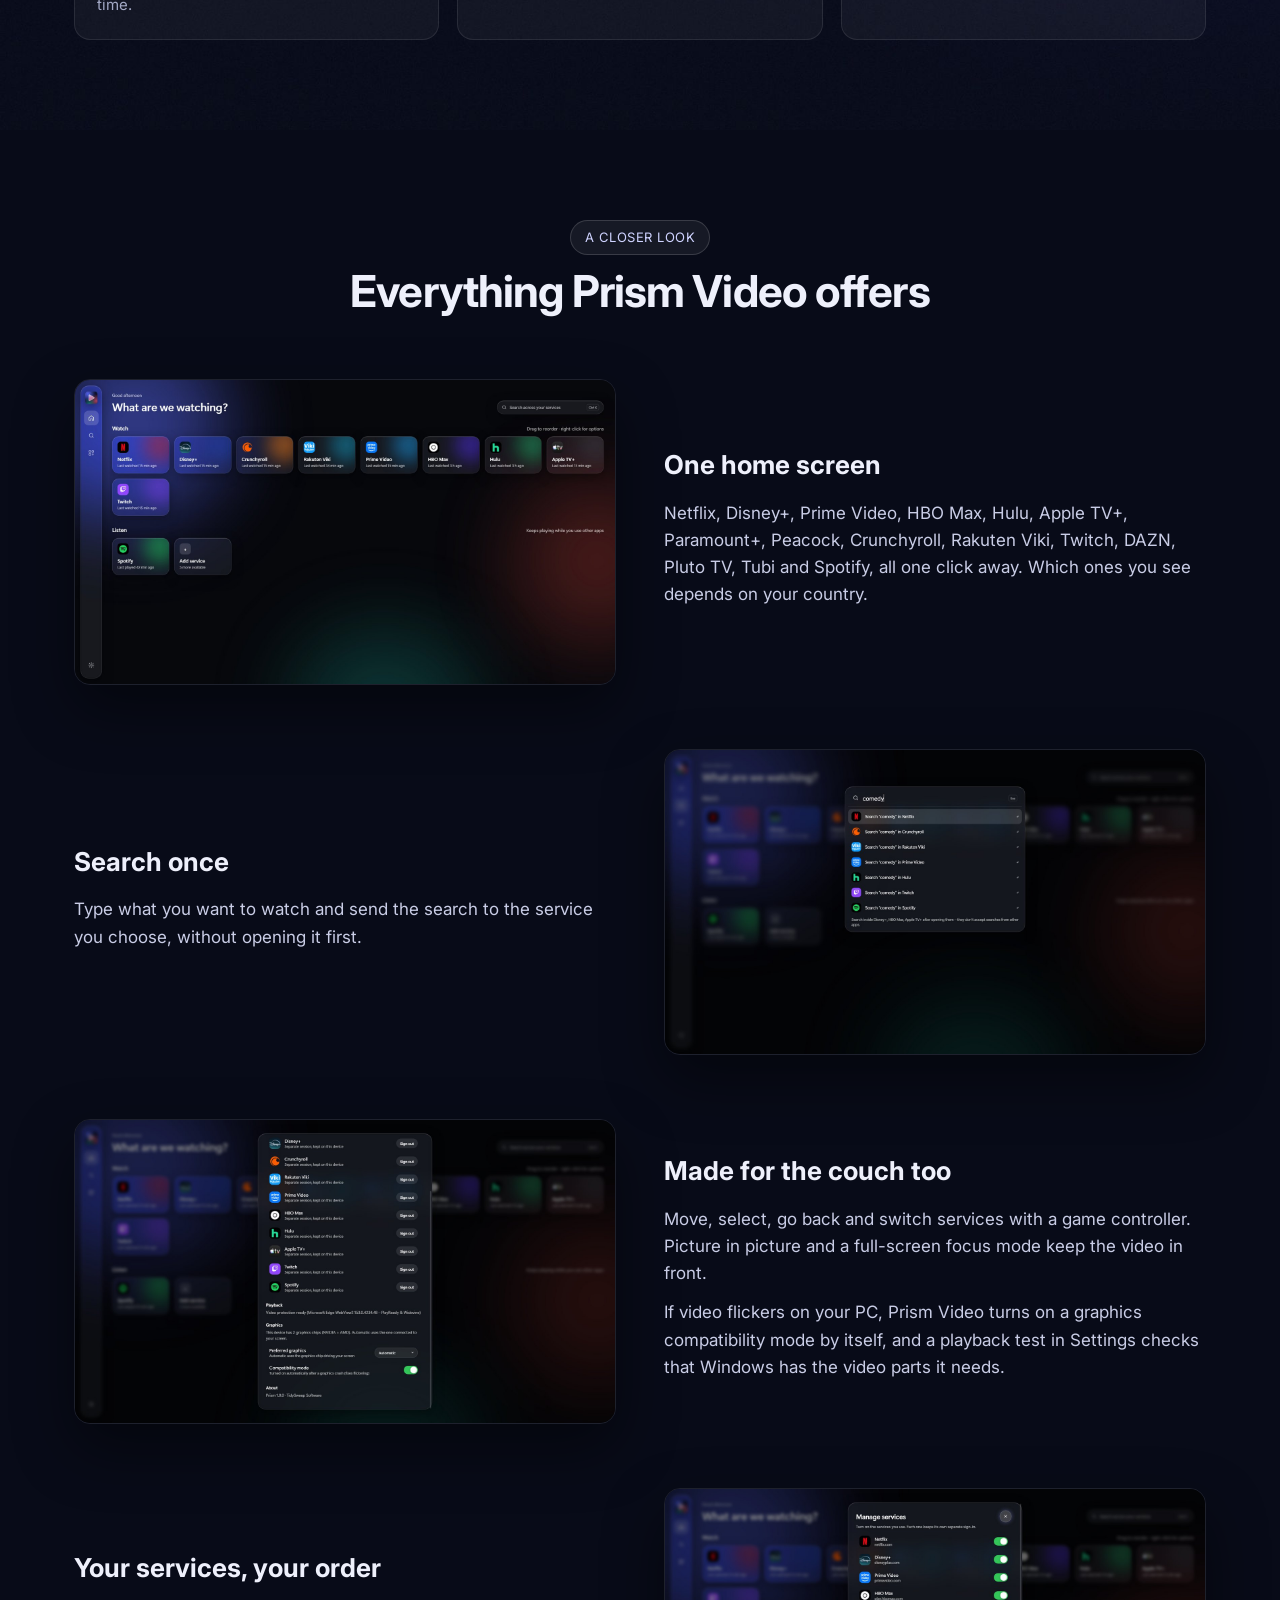
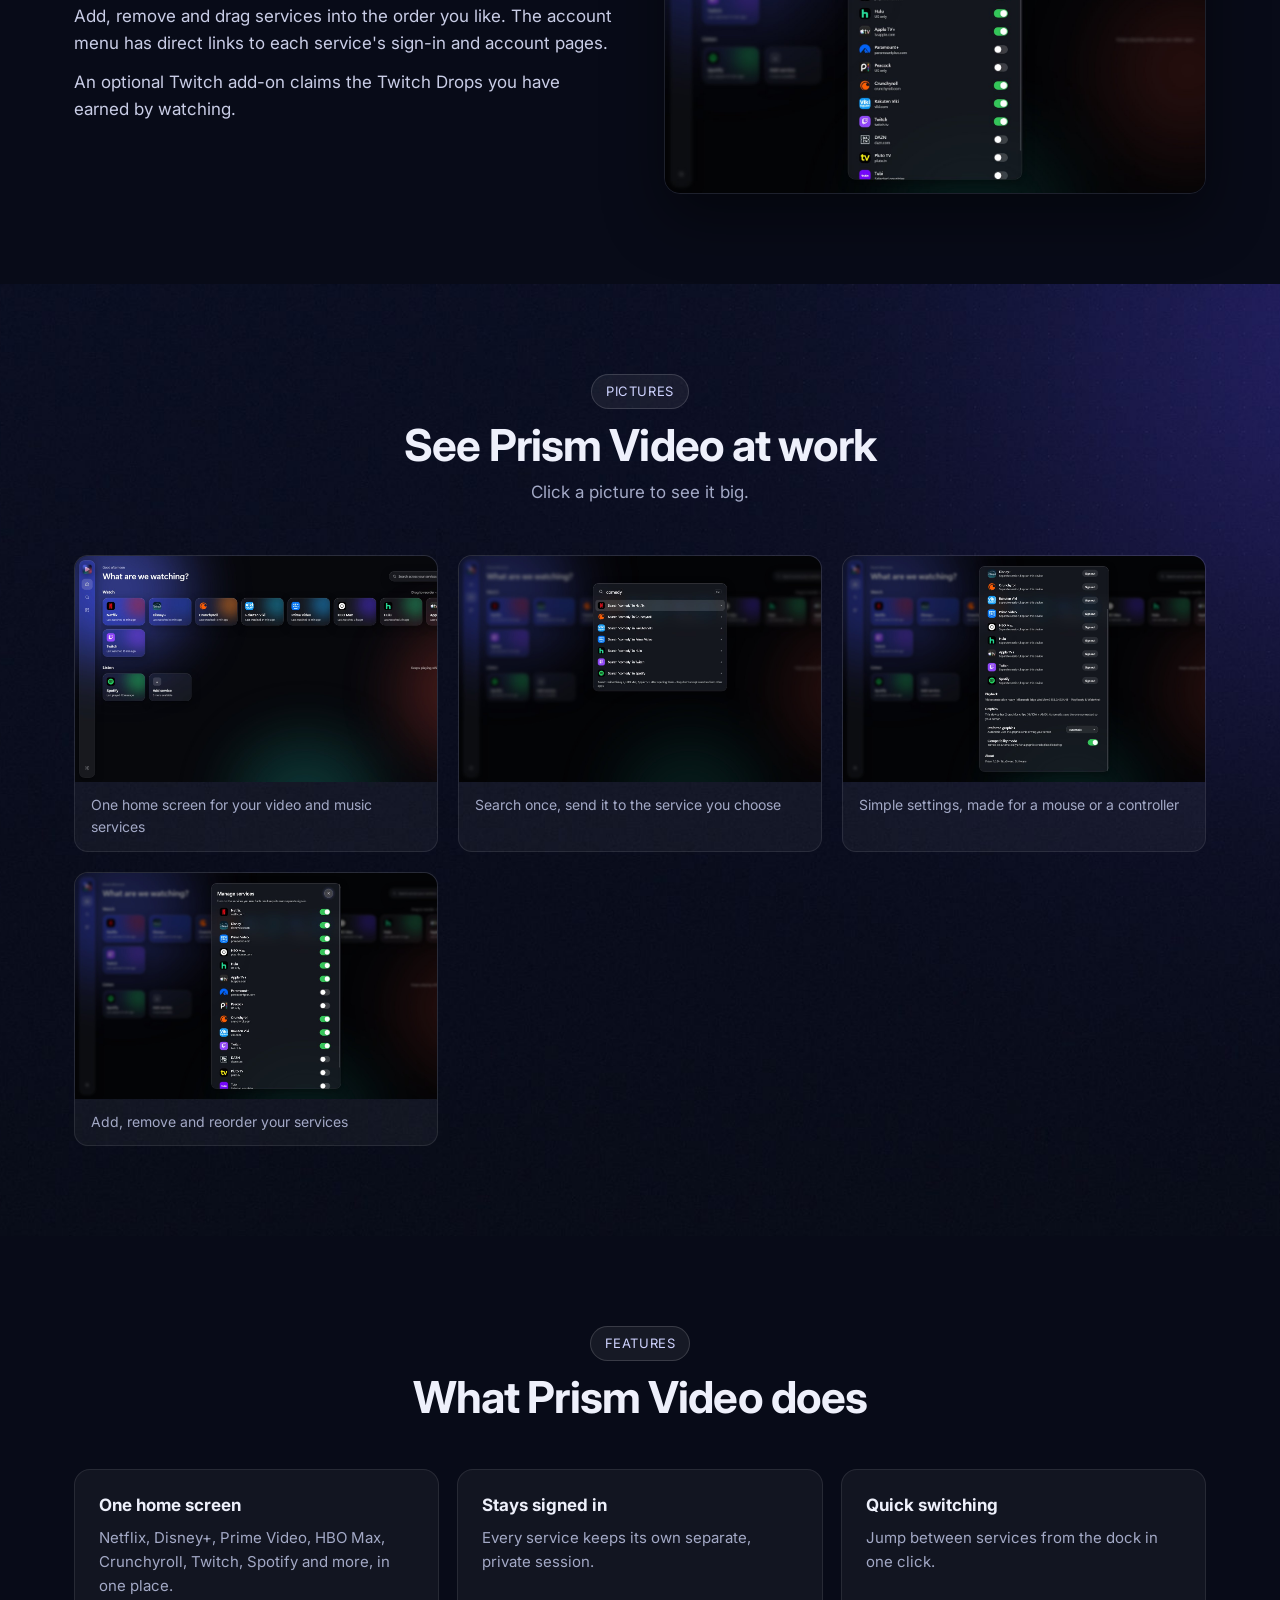
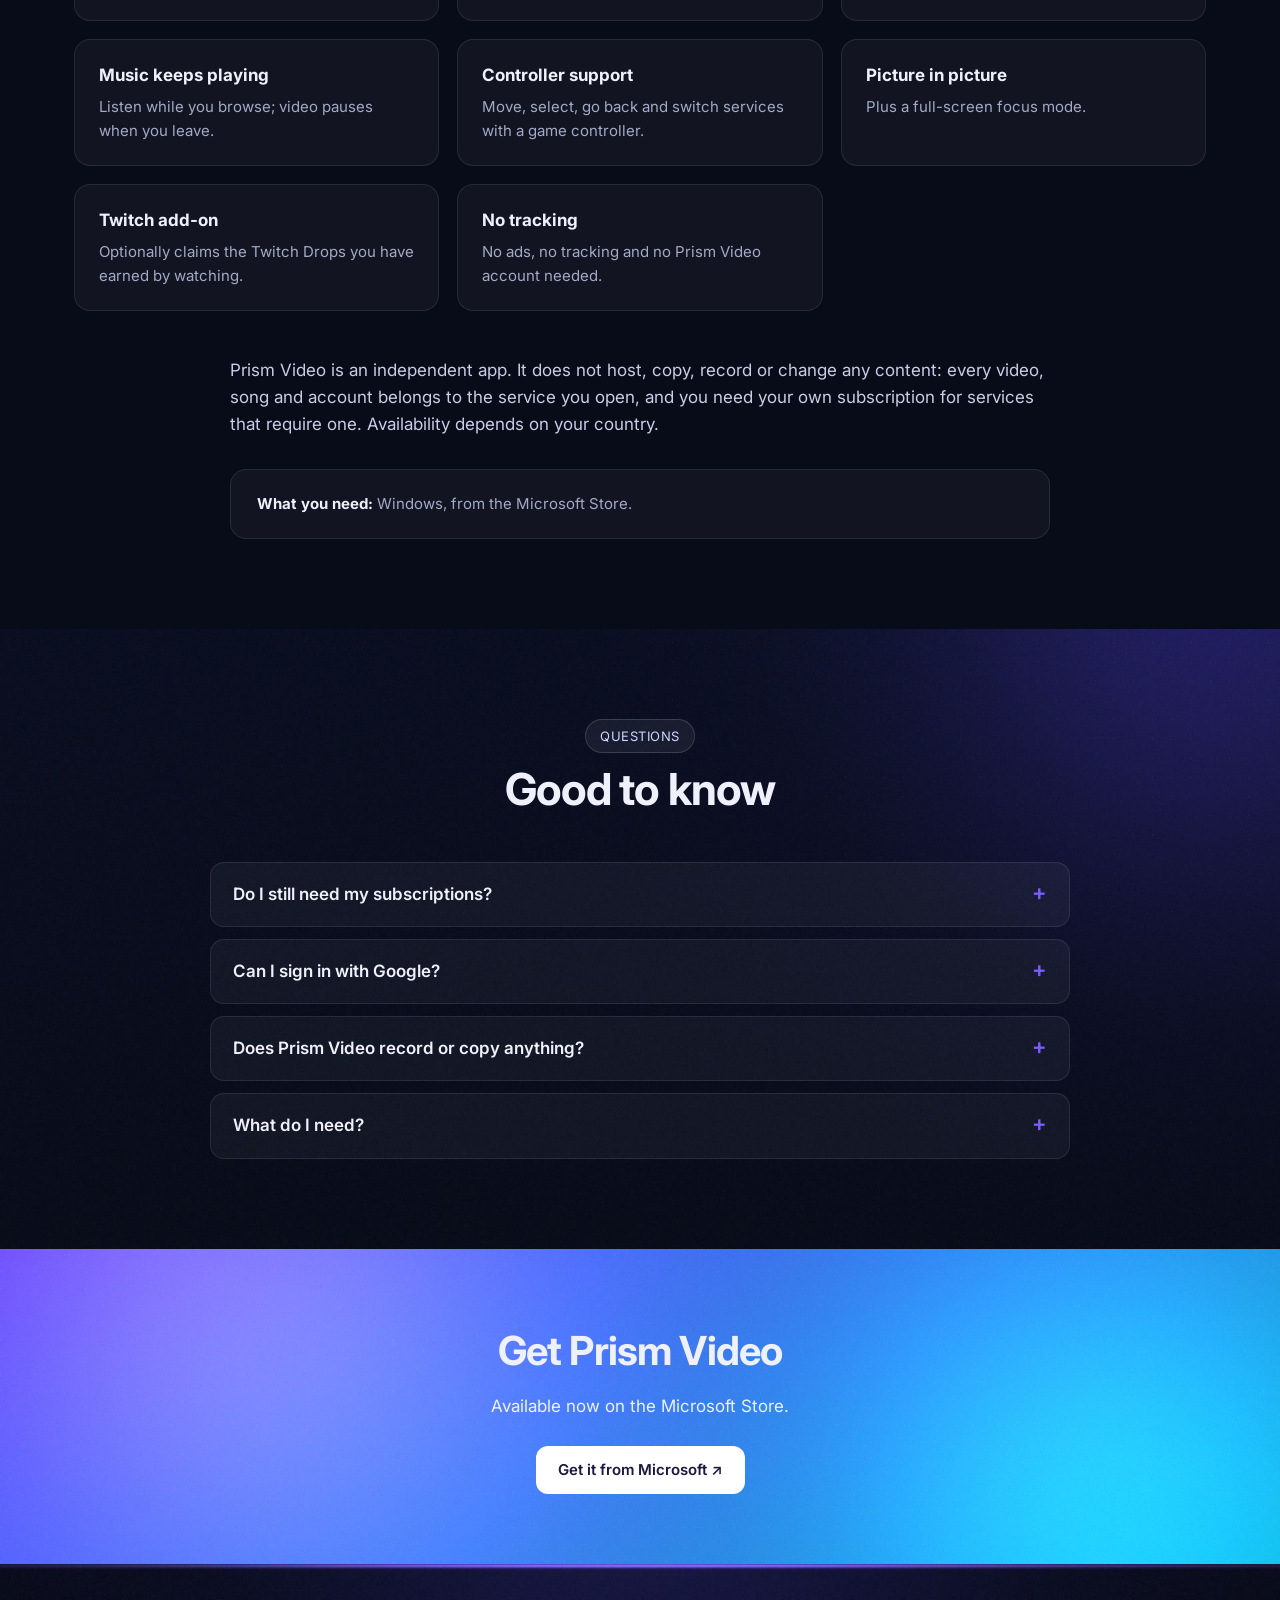
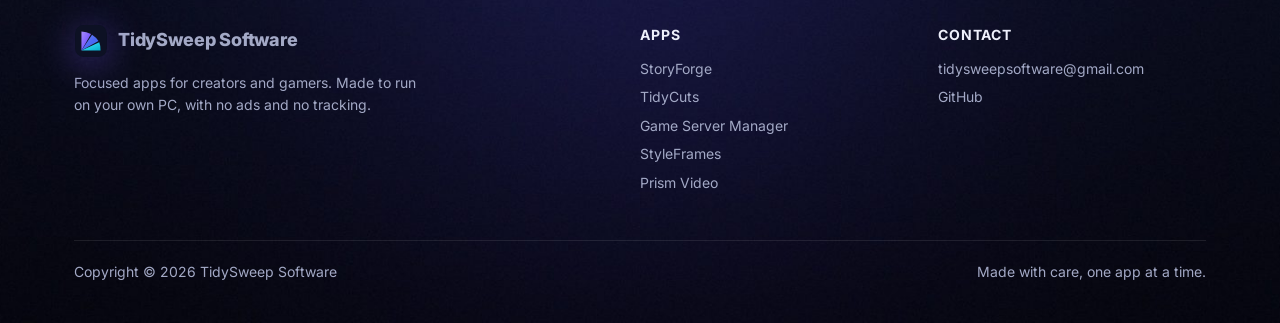
<file: apps/prism-video.html>
<!doctype html>
<html lang="en">
<head>
<meta charset="utf-8">
<meta name="viewport" content="width=device-width, initial-scale=1">
<title>Prism Video · TidySweep Software</title>
<meta name="description" content="Your streaming services in one clean, controller-friendly app.">
<link rel="preconnect" href="https://fonts.googleapis.com"><link rel="preconnect" href="https://fonts.gstatic.com" crossorigin>
<link href="https://fonts.googleapis.com/css2?family=Inter:wght@400;600;700;800&display=swap" rel="stylesheet">
<link rel="stylesheet" href="../assets/css/site.css">
<link rel="icon" href="../assets/img/logo.svg" type="image/svg+xml">
</head>
<body>
<header class="nav"><div class="wrap">
  <a class="brand" href="../index.html"><img class="logo" src="../assets/img/logo.svg" alt="">TidySweep Software</a>
  <button class="menu-btn" aria-label="Menu">☰</button>
  <nav class="nav-links">
    <a href="../apps/storyforge.html" style="--c:#7c5cff">StoryForge</a>
    <a href="../apps/tidycuts.html" style="--c:#22c55e">TidyCuts</a>
    <a href="../apps/game-server-manager.html" style="--c:#f59e0b">Game Server Manager</a>
    <a href="../apps/styleframes.html" style="--c:#ec4899">StyleFrames</a>
    <a href="../apps/prism-video.html" style="--c:#06b6d4" class="on">Prism Video</a>
    <a href="../index.html#contact">Contact</a>
  </nav>
</div></header>

<section class="app-hero"><div class="wrap">
  <div>
    <div class="app-title"><img class="icon" src="../assets/img/prism-video/icon.png" alt=""></div>
    <h1>Prism Video</h1>
    <p class="lead">Prism Video brings the streaming services you already use into one calm, modern window. Pick a service and its own official website opens inside Prism Video: no browser tabs, no clutter, no separate app for every service.</p>
    <div class="cta"><a class="btn pri" href="https://apps.microsoft.com/detail/9N7BLSCB90JD" target="_blank" rel="noopener">Get it from Microsoft ↗</a><a class="btn" href="#pictures">See the pictures</a></div>
  </div>
  <div class="main-shot" data-zoom="../assets/img/prism-video/store-1-home.jpg"><img src="../assets/img/prism-video/store-1-home.jpg" alt="One home screen for your video and music services"></div>
</div></section>

<section id="about"><div class="wrap what">
  <div><span class="eyebrow">What it is</span><h2>All your streaming services in one calm window</h2><div class="prose"><p>Most of us use several streaming services, each in its own app or browser tab. Prism Video puts them on one home screen. Pick a service and its own official website opens inside Prism Video, ready to watch.</p><p>Each service runs in its own private space, so you stay signed in to every account and nothing is shared between them. Switch between services from the dock in one click, search once and send the search to the service you choose, and keep music playing while you browse.</p><p>Prism Video is made to be easy with a mouse, a keyboard or a game controller, on a desk or on a TV connected to your PC.</p></div></div>
  <div class="facts"><div><span>Services</span><b>14 video services and Spotify</b></div><div><span>Controls</span><b>Mouse, keyboard or game controller</b></div><div><span>Account</span><b>No Prism Video account</b></div><div><span>Get it</span><b>Microsoft Store</b></div></div>
</div></section>

<section class="dark-bg"><div class="wrap">
  <div class="sec-head"><span class="eyebrow">How it works</span><h2>From start to finish in 3 steps</h2></div>
  <div class="steps" style="--n:3"><div class="step"><h4>Pick your services</h4><p>Choose the services you use, drag them into your order and add or remove them any time.</p></div><div class="step"><h4>Sign in once</h4><p>Sign in to each service in its own window inside Prism Video. You stay signed in.</p></div><div class="step"><h4>Watch and switch</h4><p>Open a service from the home screen and jump to another from the dock in one click.</p></div></div>
</div></section>

<section><div class="wrap">
  <div class="sec-head"><span class="eyebrow">A closer look</span><h2>Everything Prism Video offers</h2></div>
  <div class="detail"><div class="d-img" data-zoom="../assets/img/prism-video/store-1-home.jpg"><img src="../assets/img/prism-video/store-1-home.jpg" alt="One home screen" loading="lazy"></div><div><h3>One home screen</h3><p>Netflix, Disney+, Prime Video, HBO Max, Hulu, Apple TV+, Paramount+, Peacock, Crunchyroll, Rakuten Viki, Twitch, DAZN, Pluto TV, Tubi and Spotify, all one click away. Which ones you see depends on your country.</p></div></div>
  <div class="detail flip"><div class="d-img" data-zoom="../assets/img/prism-video/store-2-search.jpg"><img src="../assets/img/prism-video/store-2-search.jpg" alt="Search once" loading="lazy"></div><div><h3>Search once</h3><p>Type what you want to watch and send the search to the service you choose, without opening it first.</p></div></div>
  <div class="detail"><div class="d-img" data-zoom="../assets/img/prism-video/store-3-settings.jpg"><img src="../assets/img/prism-video/store-3-settings.jpg" alt="Made for the couch too" loading="lazy"></div><div><h3>Made for the couch too</h3><p>Move, select, go back and switch services with a game controller. Picture in picture and a full-screen focus mode keep the video in front.</p><p>If video flickers on your PC, Prism Video turns on a graphics compatibility mode by itself, and a playback test in Settings checks that Windows has the video parts it needs.</p></div></div>
  <div class="detail flip"><div class="d-img" data-zoom="../assets/img/prism-video/store-4-services.jpg"><img src="../assets/img/prism-video/store-4-services.jpg" alt="Your services, your order" loading="lazy"></div><div><h3>Your services, your order</h3><p>Add, remove and drag services into the order you like. The account menu has direct links to each service's sign-in and account pages.</p><p>An optional Twitch add-on claims the Twitch Drops you have earned by watching.</p></div></div>
</div></section>

<section id="pictures" class="dark-bg"><div class="wrap">
  <div class="sec-head"><span class="eyebrow">Pictures</span><h2>See Prism Video at work</h2><p>Click a picture to see it big.</p></div>
  <div class="gallery">
    <figure data-zoom="../assets/img/prism-video/store-1-home.jpg"><img src="../assets/img/prism-video/store-1-home.jpg" alt="One home screen for your video and music services" loading="lazy"><figcaption>One home screen for your video and music services</figcaption></figure>
    <figure data-zoom="../assets/img/prism-video/store-2-search.jpg"><img src="../assets/img/prism-video/store-2-search.jpg" alt="Search once, send it to the service you choose" loading="lazy"><figcaption>Search once, send it to the service you choose</figcaption></figure>
    <figure data-zoom="../assets/img/prism-video/store-3-settings.jpg"><img src="../assets/img/prism-video/store-3-settings.jpg" alt="Simple settings, made for a mouse or a controller" loading="lazy"><figcaption>Simple settings, made for a mouse or a controller</figcaption></figure>
    <figure data-zoom="../assets/img/prism-video/store-4-services.jpg"><img src="../assets/img/prism-video/store-4-services.jpg" alt="Add, remove and reorder your services" loading="lazy"><figcaption>Add, remove and reorder your services</figcaption></figure>
  </div>
</div></section>

<section><div class="wrap">
  <div class="sec-head"><span class="eyebrow">Features</span><h2>What Prism Video does</h2></div>
  <div class="feat-grid">
    <div class="feat"><h4>One home screen</h4><p>Netflix, Disney+, Prime Video, HBO Max, Crunchyroll, Twitch, Spotify and more, in one place.</p></div>
    <div class="feat"><h4>Stays signed in</h4><p>Every service keeps its own separate, private session.</p></div>
    <div class="feat"><h4>Quick switching</h4><p>Jump between services from the dock in one click.</p></div>
    <div class="feat"><h4>Music keeps playing</h4><p>Listen while you browse; video pauses when you leave.</p></div>
    <div class="feat"><h4>Controller support</h4><p>Move, select, go back and switch services with a game controller.</p></div>
    <div class="feat"><h4>Picture in picture</h4><p>Plus a full-screen focus mode.</p></div>
    <div class="feat"><h4>Twitch add-on</h4><p>Optionally claims the Twitch Drops you have earned by watching.</p></div>
    <div class="feat"><h4>No tracking</h4><p>No ads, no tracking and no Prism Video account needed.</p></div>
  </div>
  <div class="prose" style="margin-top:46px"><p>Prism Video is an independent app. It does not host, copy, record or change any content: every video, song and account belongs to the service you open, and you need your own subscription for services that require one. Availability depends on your country.</p></div>
  <div class="reqs"><b>What you need:</b> Windows, from the Microsoft Store.</div>
</div></section>

<section class="dark-bg"><div class="wrap">
  <div class="sec-head"><span class="eyebrow">Questions</span><h2>Good to know</h2></div>
  <div class="faq"><details><summary>Do I still need my subscriptions?</summary><p>Yes. Prism Video opens each service's own website, so you need your own account or subscription for the services that require one.</p></details><details><summary>Can I sign in with Google?</summary><p>Google does not allow its sign-in inside apps with a built-in browser. Accounts made with Google can use the service's &quot;Forgot password&quot; option to set a password.</p></details><details><summary>Does Prism Video record or copy anything?</summary><p>No. It does not host, copy, record or change any content. Everything belongs to the service you open.</p></details><details><summary>What do I need?</summary><p>Windows 10 (version 2004 or later) or Windows 11, the Microsoft Edge WebView2 Runtime (included with Windows 11) and an internet connection.</p></details></div>
</div></section>

<div class="band"><div class="wrap">
  <h2>Get Prism Video</h2>
  <p>Available now on the Microsoft Store.</p>
  <div class="cta" style="justify-content:center;display:flex;gap:12px;flex-wrap:wrap"><a class="btn" href="https://apps.microsoft.com/detail/9N7BLSCB90JD" target="_blank" rel="noopener">Get it from Microsoft ↗</a></div>
</div></div>

<footer><div class="wrap">
  <div class="foot">
    <div><div class="brand" style="margin-bottom:10px"><img class="logo" src="../assets/img/logo.svg" alt="">TidySweep Software</div>
      <p style="max-width:360px">Focused apps for creators and gamers. Made to run on your own PC, with no ads and no tracking.</p></div>
    <div><h5>Apps</h5><a href="../apps/storyforge.html">StoryForge</a><a href="../apps/tidycuts.html">TidyCuts</a><a href="../apps/game-server-manager.html">Game Server Manager</a><a href="../apps/styleframes.html">StyleFrames</a><a href="../apps/prism-video.html">Prism Video</a></div>
    <div><h5>Contact</h5><a href="mailto:tidysweepsoftware@gmail.com">tidysweepsoftware@gmail.com</a><a href="https://github.com/tidysweepsoftware-lgtm" target="_blank" rel="noopener">GitHub</a></div>
  </div>
  <div class="copy"><span>Copyright © 2026 TidySweep Software</span><span>Made with care, one app at a time.</span></div>
</div></footer>
<script src="../assets/js/site.js"></script>
</body>
</html>
</file>
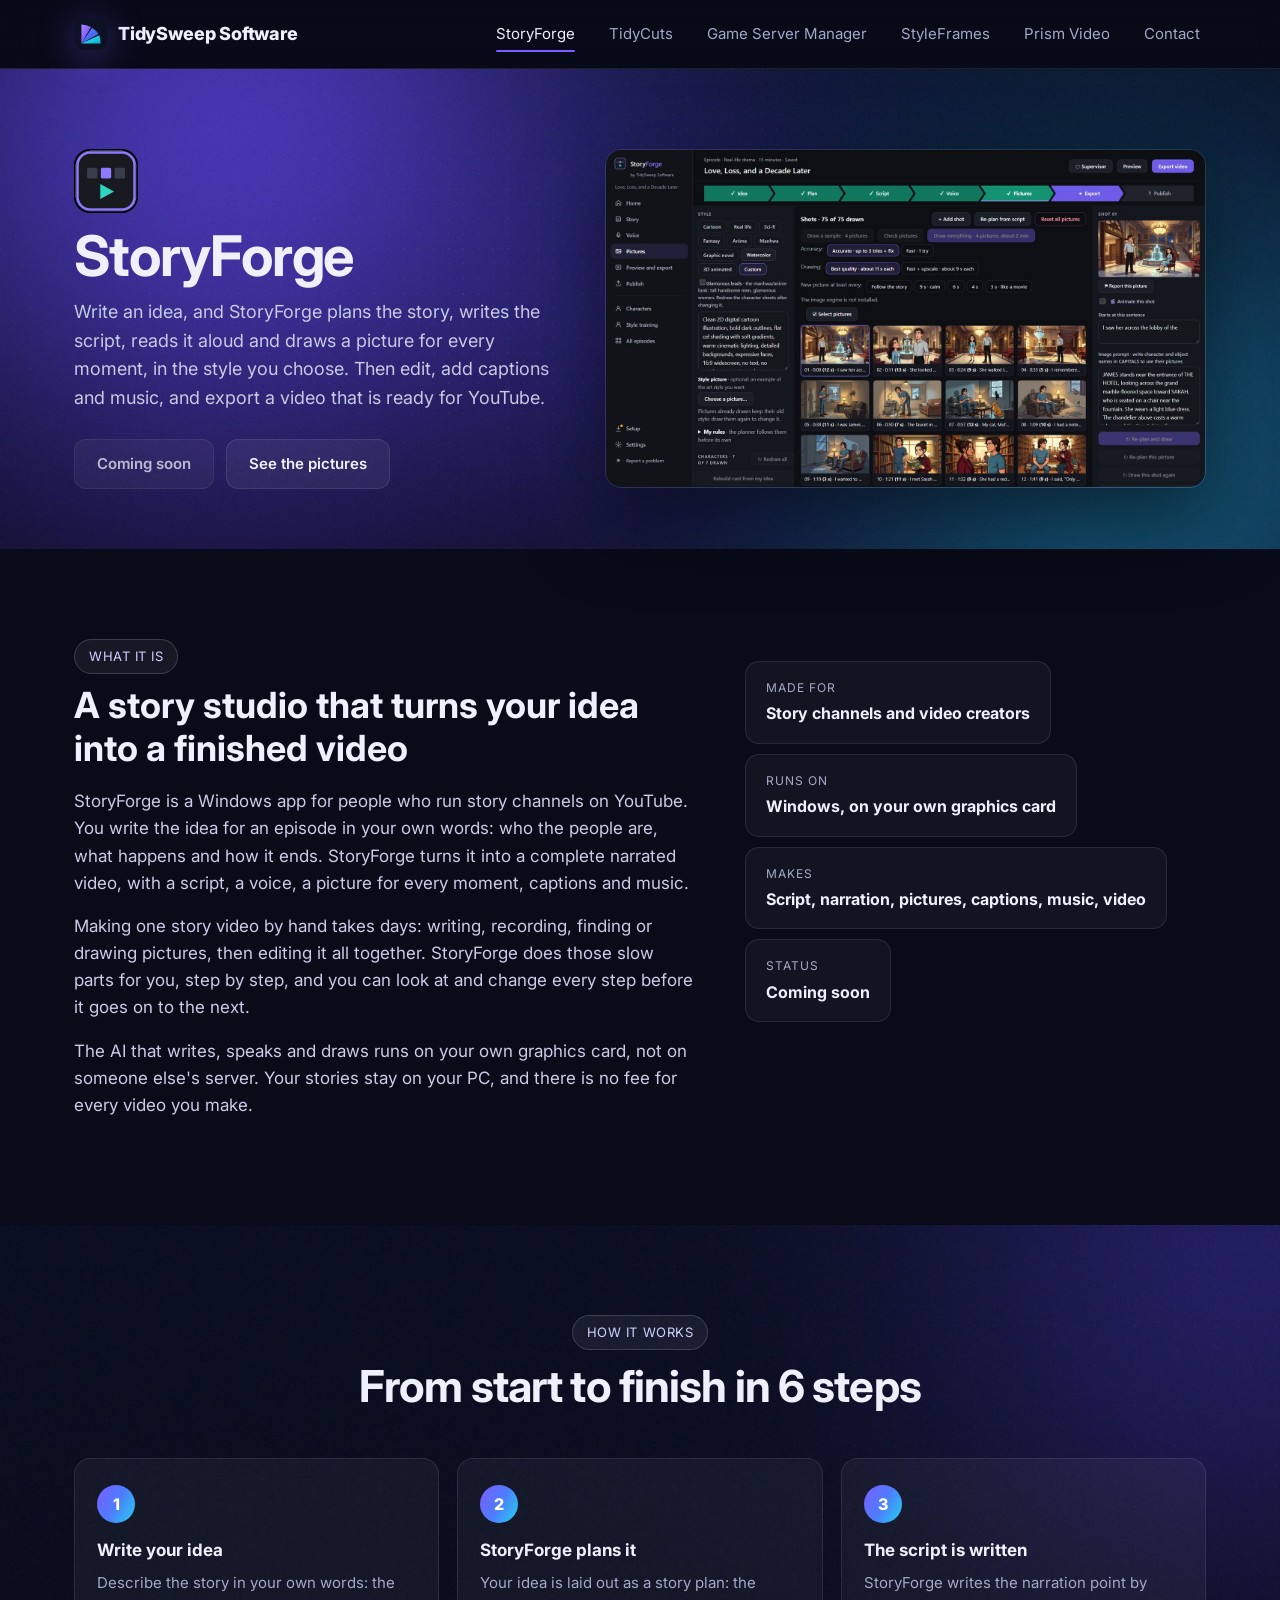
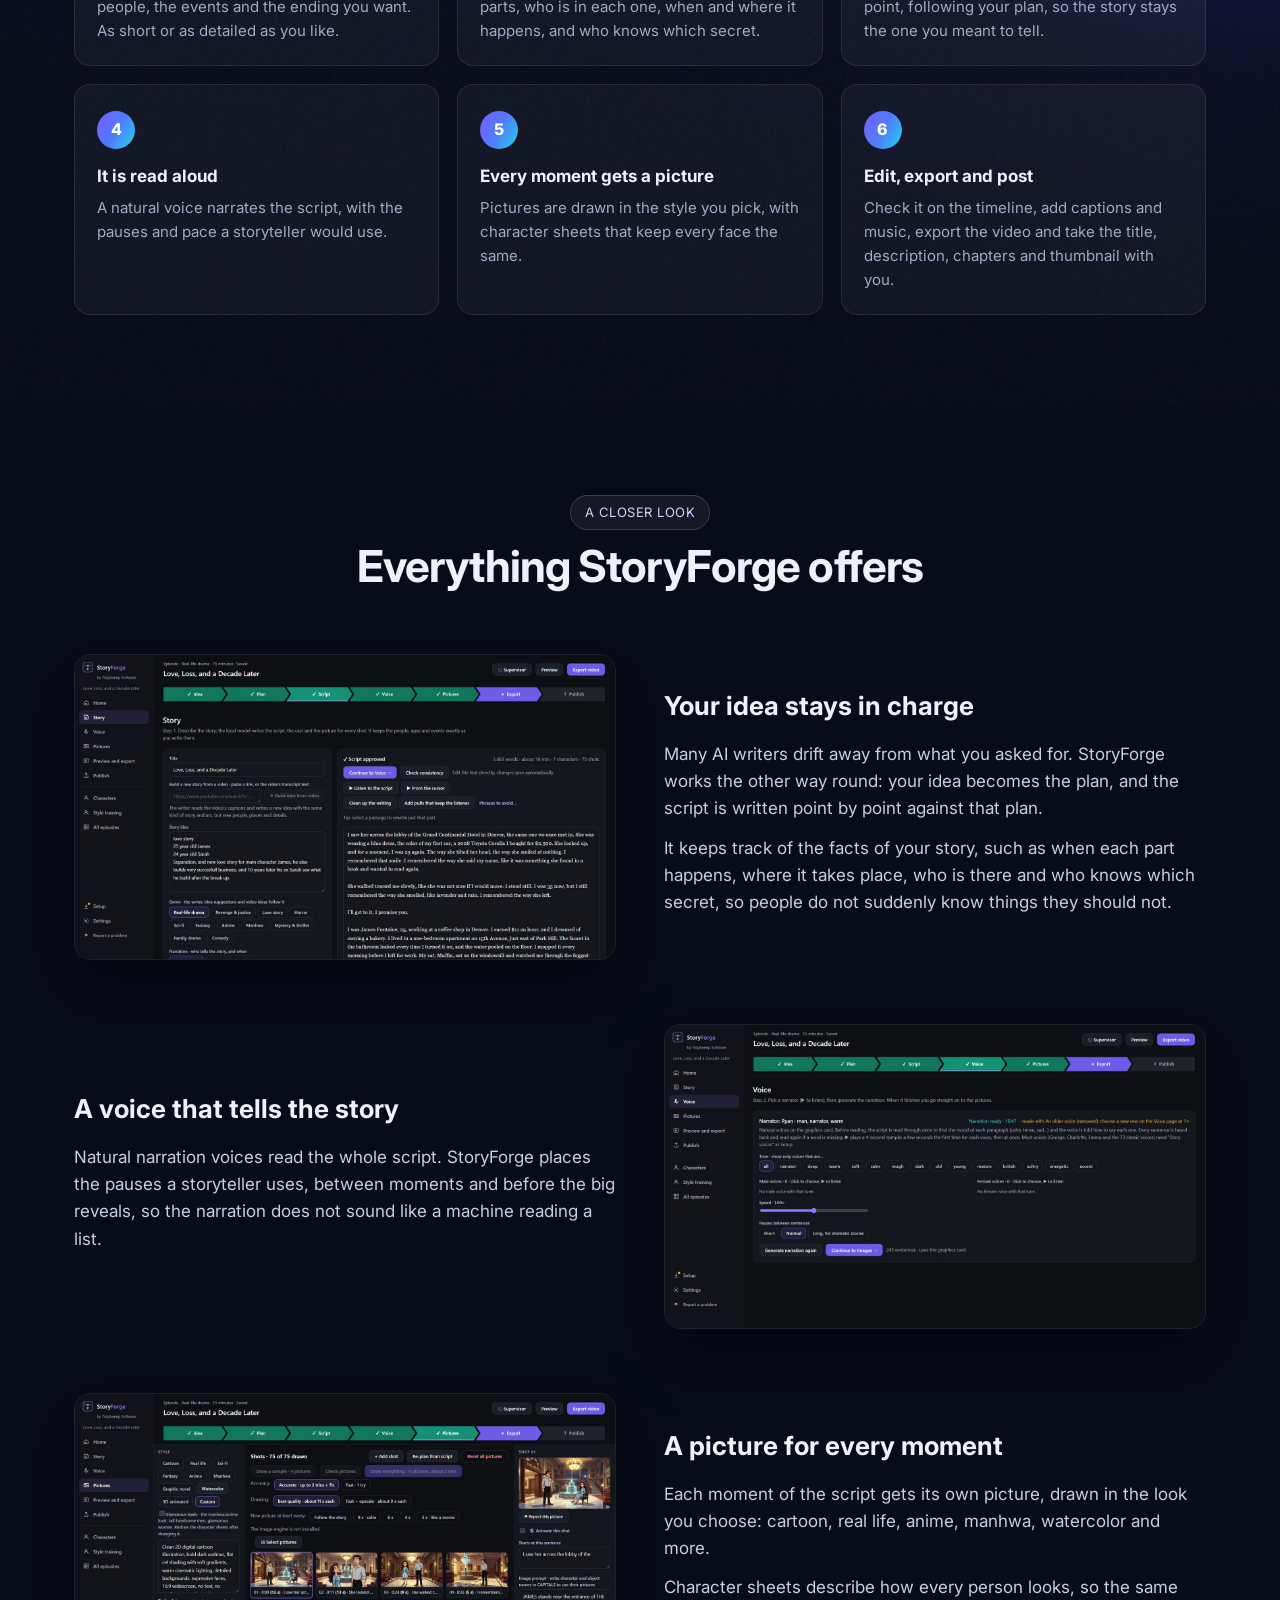
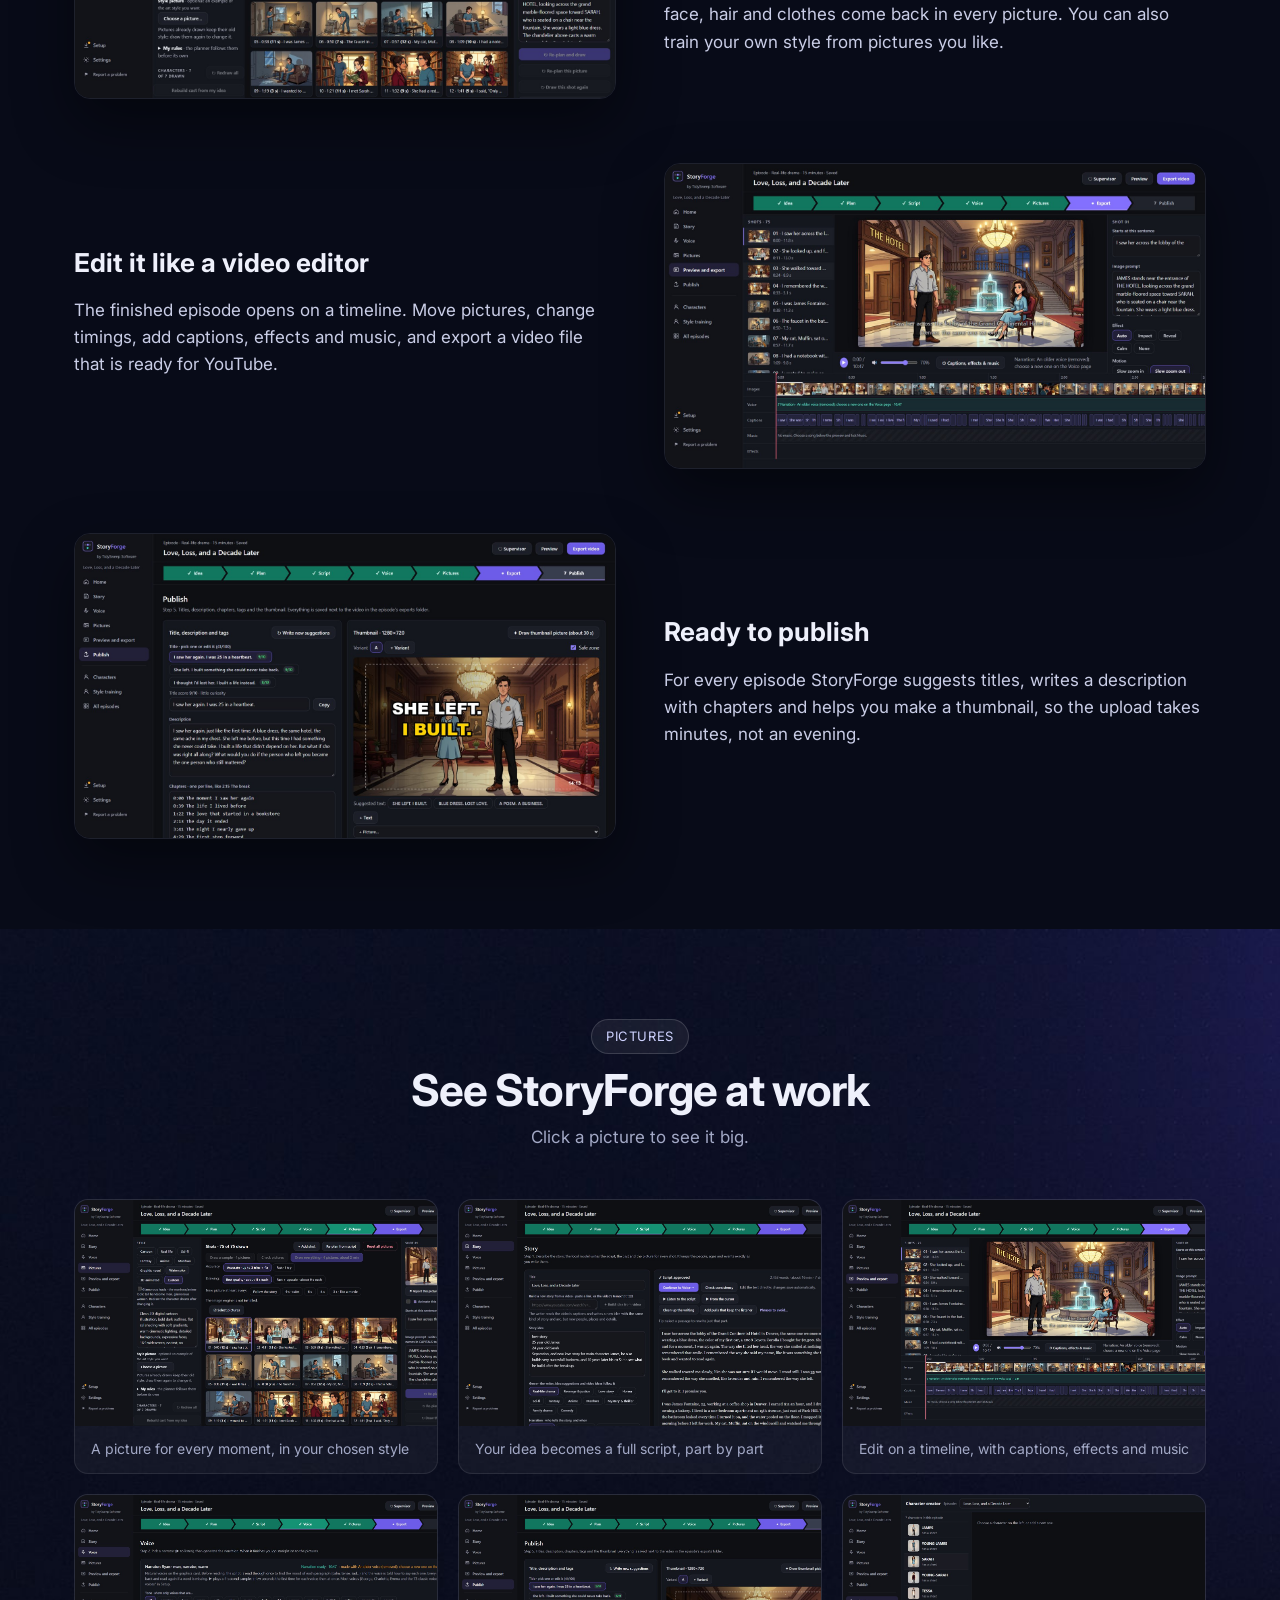
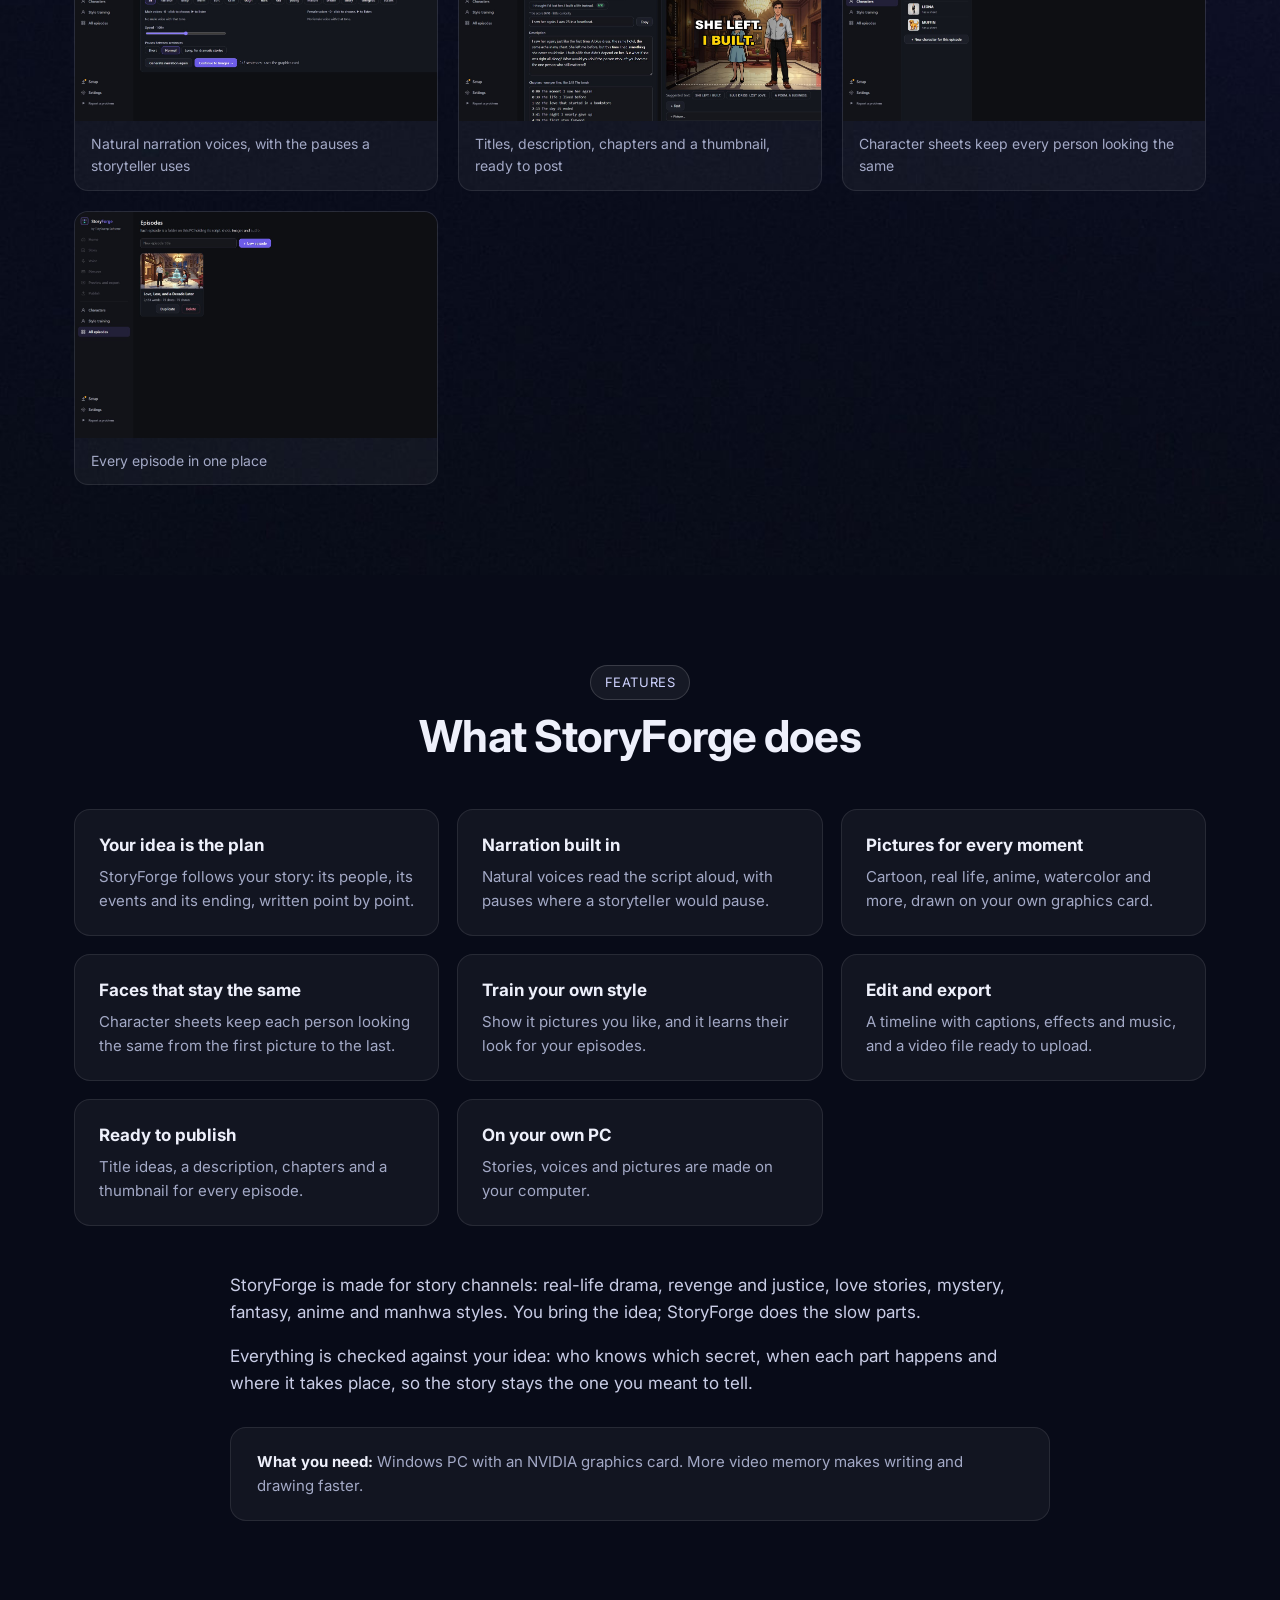
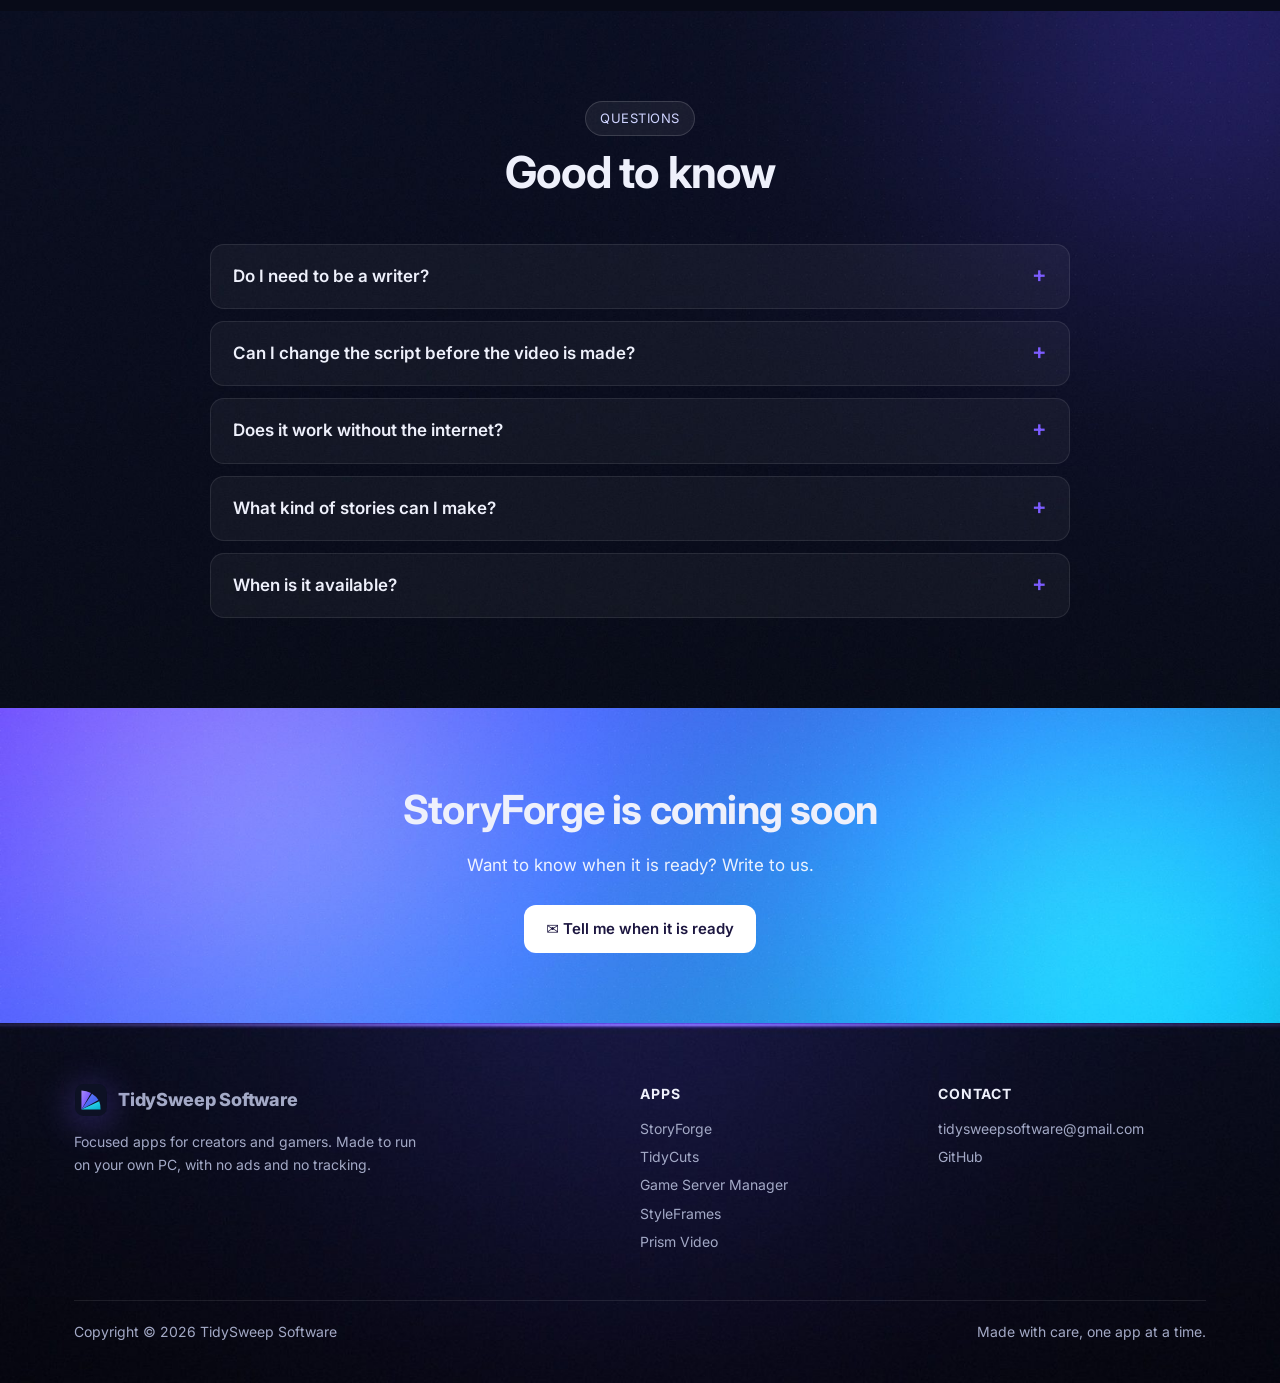
<file: apps/storyforge.html>
<!doctype html>
<html lang="en">
<head>
<meta charset="utf-8">
<meta name="viewport" content="width=device-width, initial-scale=1">
<title>StoryForge · TidySweep Software</title>
<meta name="description" content="Turn your own story ideas into finished narrated videos, made on your own PC.">
<link rel="preconnect" href="https://fonts.googleapis.com"><link rel="preconnect" href="https://fonts.gstatic.com" crossorigin>
<link href="https://fonts.googleapis.com/css2?family=Inter:wght@400;600;700;800&display=swap" rel="stylesheet">
<link rel="stylesheet" href="../assets/css/site.css">
<link rel="icon" href="../assets/img/logo.svg" type="image/svg+xml">
</head>
<body>
<header class="nav"><div class="wrap">
  <a class="brand" href="../index.html"><img class="logo" src="../assets/img/logo.svg" alt="">TidySweep Software</a>
  <button class="menu-btn" aria-label="Menu">☰</button>
  <nav class="nav-links">
    <a href="../apps/storyforge.html" style="--c:#7c5cff" class="on">StoryForge</a>
    <a href="../apps/tidycuts.html" style="--c:#22c55e">TidyCuts</a>
    <a href="../apps/game-server-manager.html" style="--c:#f59e0b">Game Server Manager</a>
    <a href="../apps/styleframes.html" style="--c:#ec4899">StyleFrames</a>
    <a href="../apps/prism-video.html" style="--c:#06b6d4">Prism Video</a>
    <a href="../index.html#contact">Contact</a>
  </nav>
</div></header>

<section class="app-hero"><div class="wrap">
  <div>
    <div class="app-title"><img class="icon" src="../assets/img/storyforge/icon.png" alt=""></div>
    <h1>StoryForge</h1>
    <p class="lead">Write an idea, and StoryForge plans the story, writes the script, reads it aloud and draws a picture for every moment, in the style you choose. Then edit, add captions and music, and export a video that is ready for YouTube.</p>
    <div class="cta"><span class="btn soon" title="The download link is added here when it is ready">Coming soon</span><a class="btn" href="#pictures">See the pictures</a></div>
  </div>
  <div class="main-shot" data-zoom="../assets/img/storyforge/pictures.jpg"><img src="../assets/img/storyforge/pictures.jpg" alt="A picture for every moment, in your chosen style"></div>
</div></section>

<section id="about"><div class="wrap what">
  <div><span class="eyebrow">What it is</span><h2>A story studio that turns your idea into a finished video</h2><div class="prose"><p>StoryForge is a Windows app for people who run story channels on YouTube. You write the idea for an episode in your own words: who the people are, what happens and how it ends. StoryForge turns it into a complete narrated video, with a script, a voice, a picture for every moment, captions and music.</p><p>Making one story video by hand takes days: writing, recording, finding or drawing pictures, then editing it all together. StoryForge does those slow parts for you, step by step, and you can look at and change every step before it goes on to the next.</p><p>The AI that writes, speaks and draws runs on your own graphics card, not on someone else's server. Your stories stay on your PC, and there is no fee for every video you make.</p></div></div>
  <div class="facts"><div><span>Made for</span><b>Story channels and video creators</b></div><div><span>Runs on</span><b>Windows, on your own graphics card</b></div><div><span>Makes</span><b>Script, narration, pictures, captions, music, video</b></div><div><span>Status</span><b>Coming soon</b></div></div>
</div></section>

<section class="dark-bg"><div class="wrap">
  <div class="sec-head"><span class="eyebrow">How it works</span><h2>From start to finish in 6 steps</h2></div>
  <div class="steps" style="--n:3"><div class="step"><h4>Write your idea</h4><p>Describe the story in your own words: the people, the events and the ending you want. As short or as detailed as you like.</p></div><div class="step"><h4>StoryForge plans it</h4><p>Your idea is laid out as a story plan: the parts, who is in each one, when and where it happens, and who knows which secret.</p></div><div class="step"><h4>The script is written</h4><p>StoryForge writes the narration point by point, following your plan, so the story stays the one you meant to tell.</p></div><div class="step"><h4>It is read aloud</h4><p>A natural voice narrates the script, with the pauses and pace a storyteller would use.</p></div><div class="step"><h4>Every moment gets a picture</h4><p>Pictures are drawn in the style you pick, with character sheets that keep every face the same.</p></div><div class="step"><h4>Edit, export and post</h4><p>Check it on the timeline, add captions and music, export the video and take the title, description, chapters and thumbnail with you.</p></div></div>
</div></section>

<section><div class="wrap">
  <div class="sec-head"><span class="eyebrow">A closer look</span><h2>Everything StoryForge offers</h2></div>
  <div class="detail"><div class="d-img" data-zoom="../assets/img/storyforge/story.jpg"><img src="../assets/img/storyforge/story.jpg" alt="Your idea stays in charge" loading="lazy"></div><div><h3>Your idea stays in charge</h3><p>Many AI writers drift away from what you asked for. StoryForge works the other way round: your idea becomes the plan, and the script is written point by point against that plan.</p><p>It keeps track of the facts of your story, such as when each part happens, where it takes place, who is there and who knows which secret, so people do not suddenly know things they should not.</p></div></div>
  <div class="detail flip"><div class="d-img" data-zoom="../assets/img/storyforge/voice.jpg"><img src="../assets/img/storyforge/voice.jpg" alt="A voice that tells the story" loading="lazy"></div><div><h3>A voice that tells the story</h3><p>Natural narration voices read the whole script. StoryForge places the pauses a storyteller uses, between moments and before the big reveals, so the narration does not sound like a machine reading a list.</p></div></div>
  <div class="detail"><div class="d-img" data-zoom="../assets/img/storyforge/pictures.jpg"><img src="../assets/img/storyforge/pictures.jpg" alt="A picture for every moment" loading="lazy"></div><div><h3>A picture for every moment</h3><p>Each moment of the script gets its own picture, drawn in the look you choose: cartoon, real life, anime, manhwa, watercolor and more.</p><p>Character sheets describe how every person looks, so the same face, hair and clothes come back in every picture. You can also train your own style from pictures you like.</p></div></div>
  <div class="detail flip"><div class="d-img" data-zoom="../assets/img/storyforge/preview-and-export.jpg"><img src="../assets/img/storyforge/preview-and-export.jpg" alt="Edit it like a video editor" loading="lazy"></div><div><h3>Edit it like a video editor</h3><p>The finished episode opens on a timeline. Move pictures, change timings, add captions, effects and music, and export a video file that is ready for YouTube.</p></div></div>
  <div class="detail"><div class="d-img" data-zoom="../assets/img/storyforge/publish.jpg"><img src="../assets/img/storyforge/publish.jpg" alt="Ready to publish" loading="lazy"></div><div><h3>Ready to publish</h3><p>For every episode StoryForge suggests titles, writes a description with chapters and helps you make a thumbnail, so the upload takes minutes, not an evening.</p></div></div>
</div></section>

<section id="pictures" class="dark-bg"><div class="wrap">
  <div class="sec-head"><span class="eyebrow">Pictures</span><h2>See StoryForge at work</h2><p>Click a picture to see it big.</p></div>
  <div class="gallery">
    <figure data-zoom="../assets/img/storyforge/pictures.jpg"><img src="../assets/img/storyforge/pictures.jpg" alt="A picture for every moment, in your chosen style" loading="lazy"><figcaption>A picture for every moment, in your chosen style</figcaption></figure>
    <figure data-zoom="../assets/img/storyforge/story.jpg"><img src="../assets/img/storyforge/story.jpg" alt="Your idea becomes a full script, part by part" loading="lazy"><figcaption>Your idea becomes a full script, part by part</figcaption></figure>
    <figure data-zoom="../assets/img/storyforge/preview-and-export.jpg"><img src="../assets/img/storyforge/preview-and-export.jpg" alt="Edit on a timeline, with captions, effects and music" loading="lazy"><figcaption>Edit on a timeline, with captions, effects and music</figcaption></figure>
    <figure data-zoom="../assets/img/storyforge/voice.jpg"><img src="../assets/img/storyforge/voice.jpg" alt="Natural narration voices, with the pauses a storyteller uses" loading="lazy"><figcaption>Natural narration voices, with the pauses a storyteller uses</figcaption></figure>
    <figure data-zoom="../assets/img/storyforge/publish.jpg"><img src="../assets/img/storyforge/publish.jpg" alt="Titles, description, chapters and a thumbnail, ready to post" loading="lazy"><figcaption>Titles, description, chapters and a thumbnail, ready to post</figcaption></figure>
    <figure data-zoom="../assets/img/storyforge/characters.jpg"><img src="../assets/img/storyforge/characters.jpg" alt="Character sheets keep every person looking the same" loading="lazy"><figcaption>Character sheets keep every person looking the same</figcaption></figure>
    <figure data-zoom="../assets/img/storyforge/library.jpg"><img src="../assets/img/storyforge/library.jpg" alt="Every episode in one place" loading="lazy"><figcaption>Every episode in one place</figcaption></figure>
  </div>
</div></section>

<section><div class="wrap">
  <div class="sec-head"><span class="eyebrow">Features</span><h2>What StoryForge does</h2></div>
  <div class="feat-grid">
    <div class="feat"><h4>Your idea is the plan</h4><p>StoryForge follows your story: its people, its events and its ending, written point by point.</p></div>
    <div class="feat"><h4>Narration built in</h4><p>Natural voices read the script aloud, with pauses where a storyteller would pause.</p></div>
    <div class="feat"><h4>Pictures for every moment</h4><p>Cartoon, real life, anime, watercolor and more, drawn on your own graphics card.</p></div>
    <div class="feat"><h4>Faces that stay the same</h4><p>Character sheets keep each person looking the same from the first picture to the last.</p></div>
    <div class="feat"><h4>Train your own style</h4><p>Show it pictures you like, and it learns their look for your episodes.</p></div>
    <div class="feat"><h4>Edit and export</h4><p>A timeline with captions, effects and music, and a video file ready to upload.</p></div>
    <div class="feat"><h4>Ready to publish</h4><p>Title ideas, a description, chapters and a thumbnail for every episode.</p></div>
    <div class="feat"><h4>On your own PC</h4><p>Stories, voices and pictures are made on your computer.</p></div>
  </div>
  <div class="prose" style="margin-top:46px"><p>StoryForge is made for story channels: real-life drama, revenge and justice, love stories, mystery, fantasy, anime and manhwa styles. You bring the idea; StoryForge does the slow parts.</p><p>Everything is checked against your idea: who knows which secret, when each part happens and where it takes place, so the story stays the one you meant to tell.</p></div>
  <div class="reqs"><b>What you need:</b> Windows PC with an NVIDIA graphics card. More video memory makes writing and drawing faster.</div>
</div></section>

<section class="dark-bg"><div class="wrap">
  <div class="sec-head"><span class="eyebrow">Questions</span><h2>Good to know</h2></div>
  <div class="faq"><details><summary>Do I need to be a writer?</summary><p>No. A few lines about who is in the story and what happens are enough. The more you say, the closer the result follows you.</p></details><details><summary>Can I change the script before the video is made?</summary><p>Yes. Every step can be checked and changed: the plan, the script, the voice and every picture.</p></details><details><summary>Does it work without the internet?</summary><p>The AI runs on your own PC, so your stories are not sent to an online service while you work.</p></details><details><summary>What kind of stories can I make?</summary><p>Real-life drama, revenge and justice, love stories, mystery, fantasy, and anime or manhwa style stories, among others.</p></details><details><summary>When is it available?</summary><p>StoryForge is coming soon. Write to us and we will tell you when it is ready.</p></details></div>
</div></section>

<div class="band"><div class="wrap">
  <h2>StoryForge is coming soon</h2>
  <p>Want to know when it is ready? Write to us.</p>
  <div class="cta" style="justify-content:center;display:flex;gap:12px;flex-wrap:wrap"><a class="btn" href="mailto:tidysweepsoftware@gmail.com?subject=StoryForge">✉ Tell me when it is ready</a></div>
</div></div>

<footer><div class="wrap">
  <div class="foot">
    <div><div class="brand" style="margin-bottom:10px"><img class="logo" src="../assets/img/logo.svg" alt="">TidySweep Software</div>
      <p style="max-width:360px">Focused apps for creators and gamers. Made to run on your own PC, with no ads and no tracking.</p></div>
    <div><h5>Apps</h5><a href="../apps/storyforge.html">StoryForge</a><a href="../apps/tidycuts.html">TidyCuts</a><a href="../apps/game-server-manager.html">Game Server Manager</a><a href="../apps/styleframes.html">StyleFrames</a><a href="../apps/prism-video.html">Prism Video</a></div>
    <div><h5>Contact</h5><a href="mailto:tidysweepsoftware@gmail.com">tidysweepsoftware@gmail.com</a><a href="https://github.com/tidysweepsoftware-lgtm" target="_blank" rel="noopener">GitHub</a></div>
  </div>
  <div class="copy"><span>Copyright © 2026 TidySweep Software</span><span>Made with care, one app at a time.</span></div>
</div></footer>
<script src="../assets/js/site.js"></script>
</body>
</html>
</file>
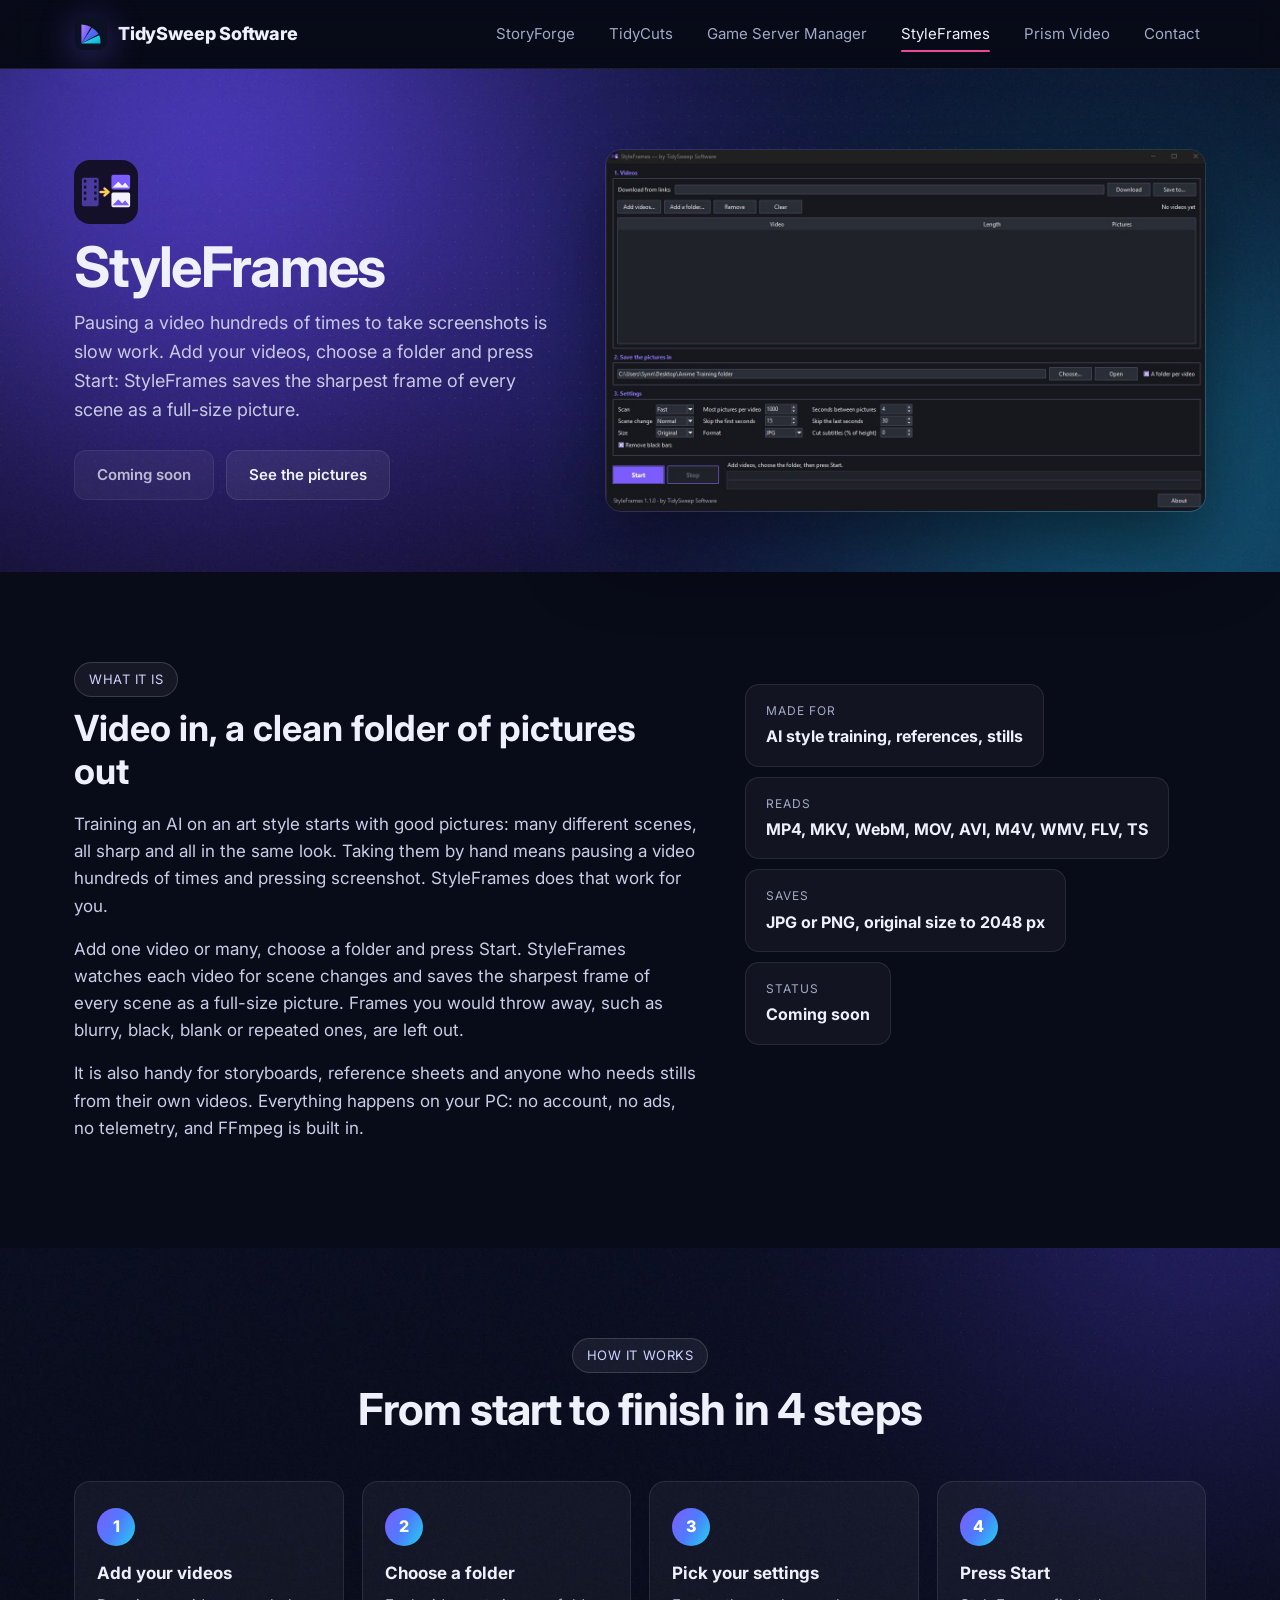
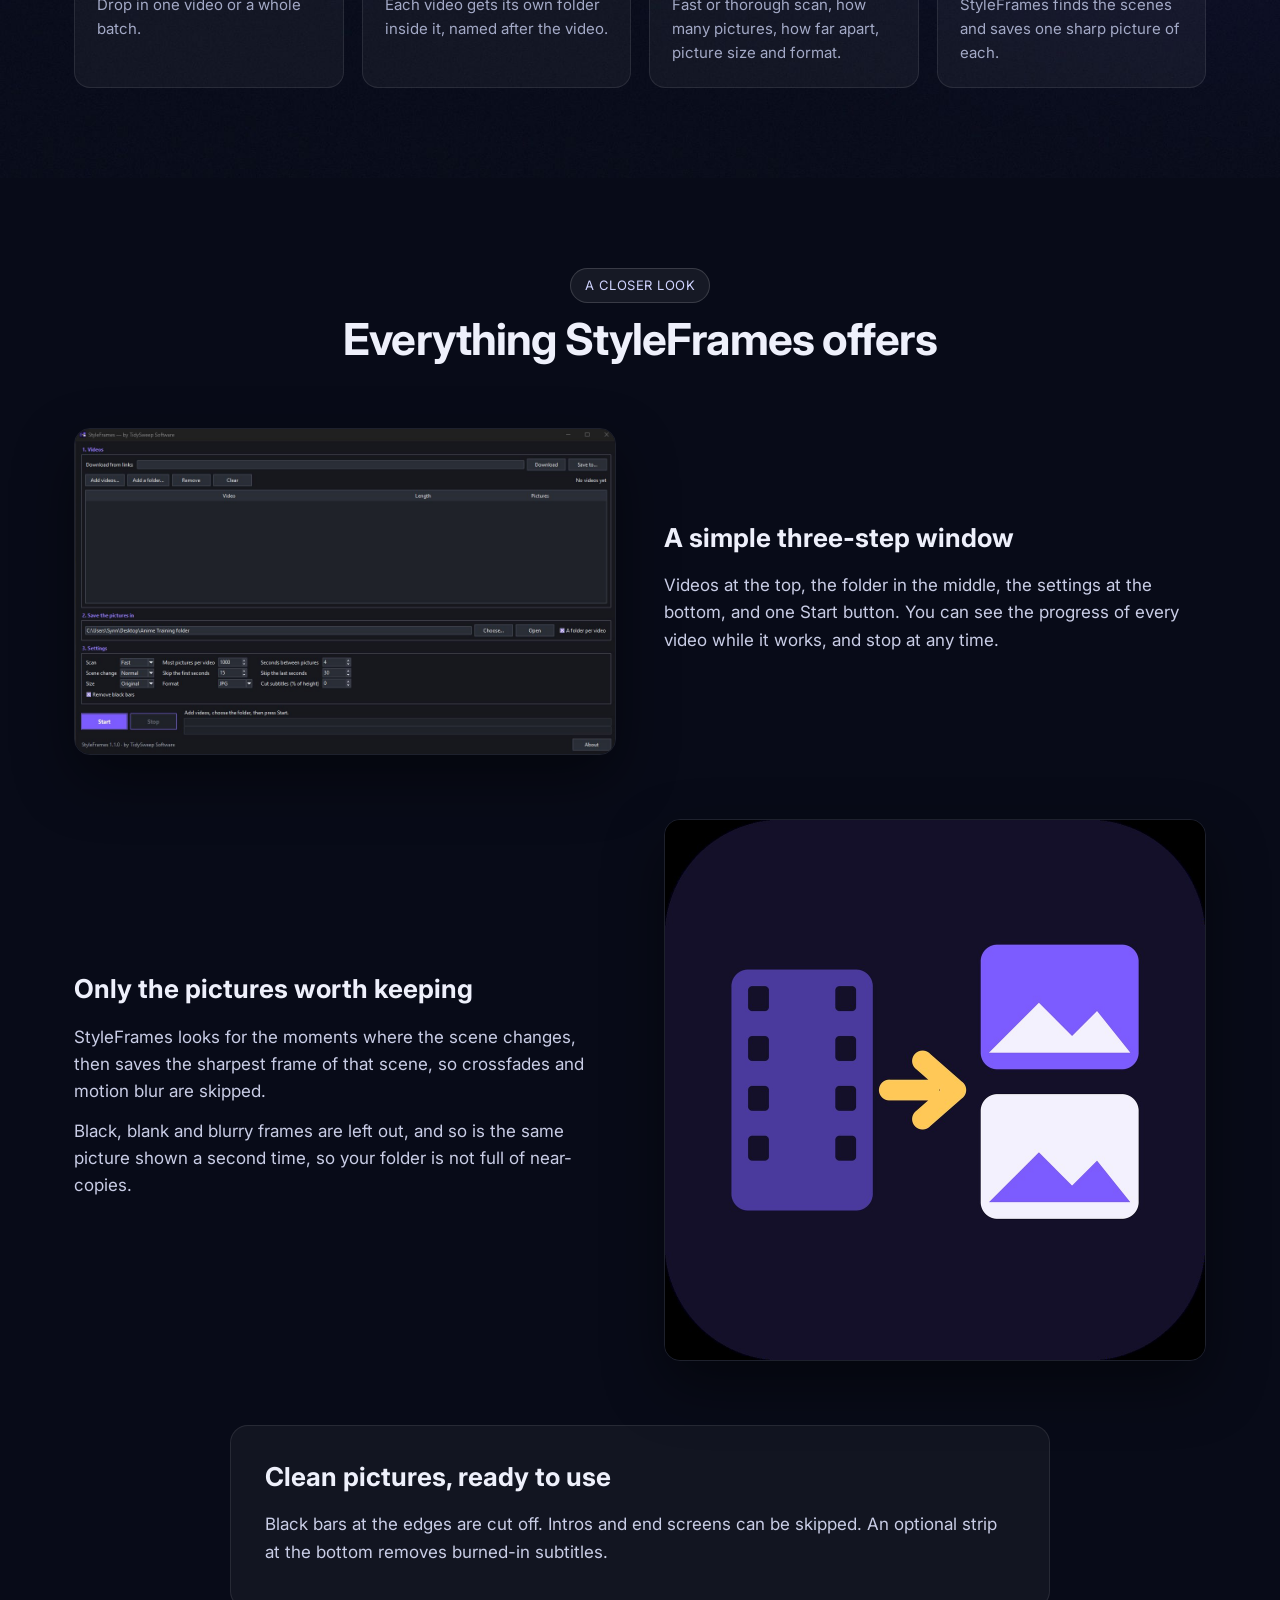
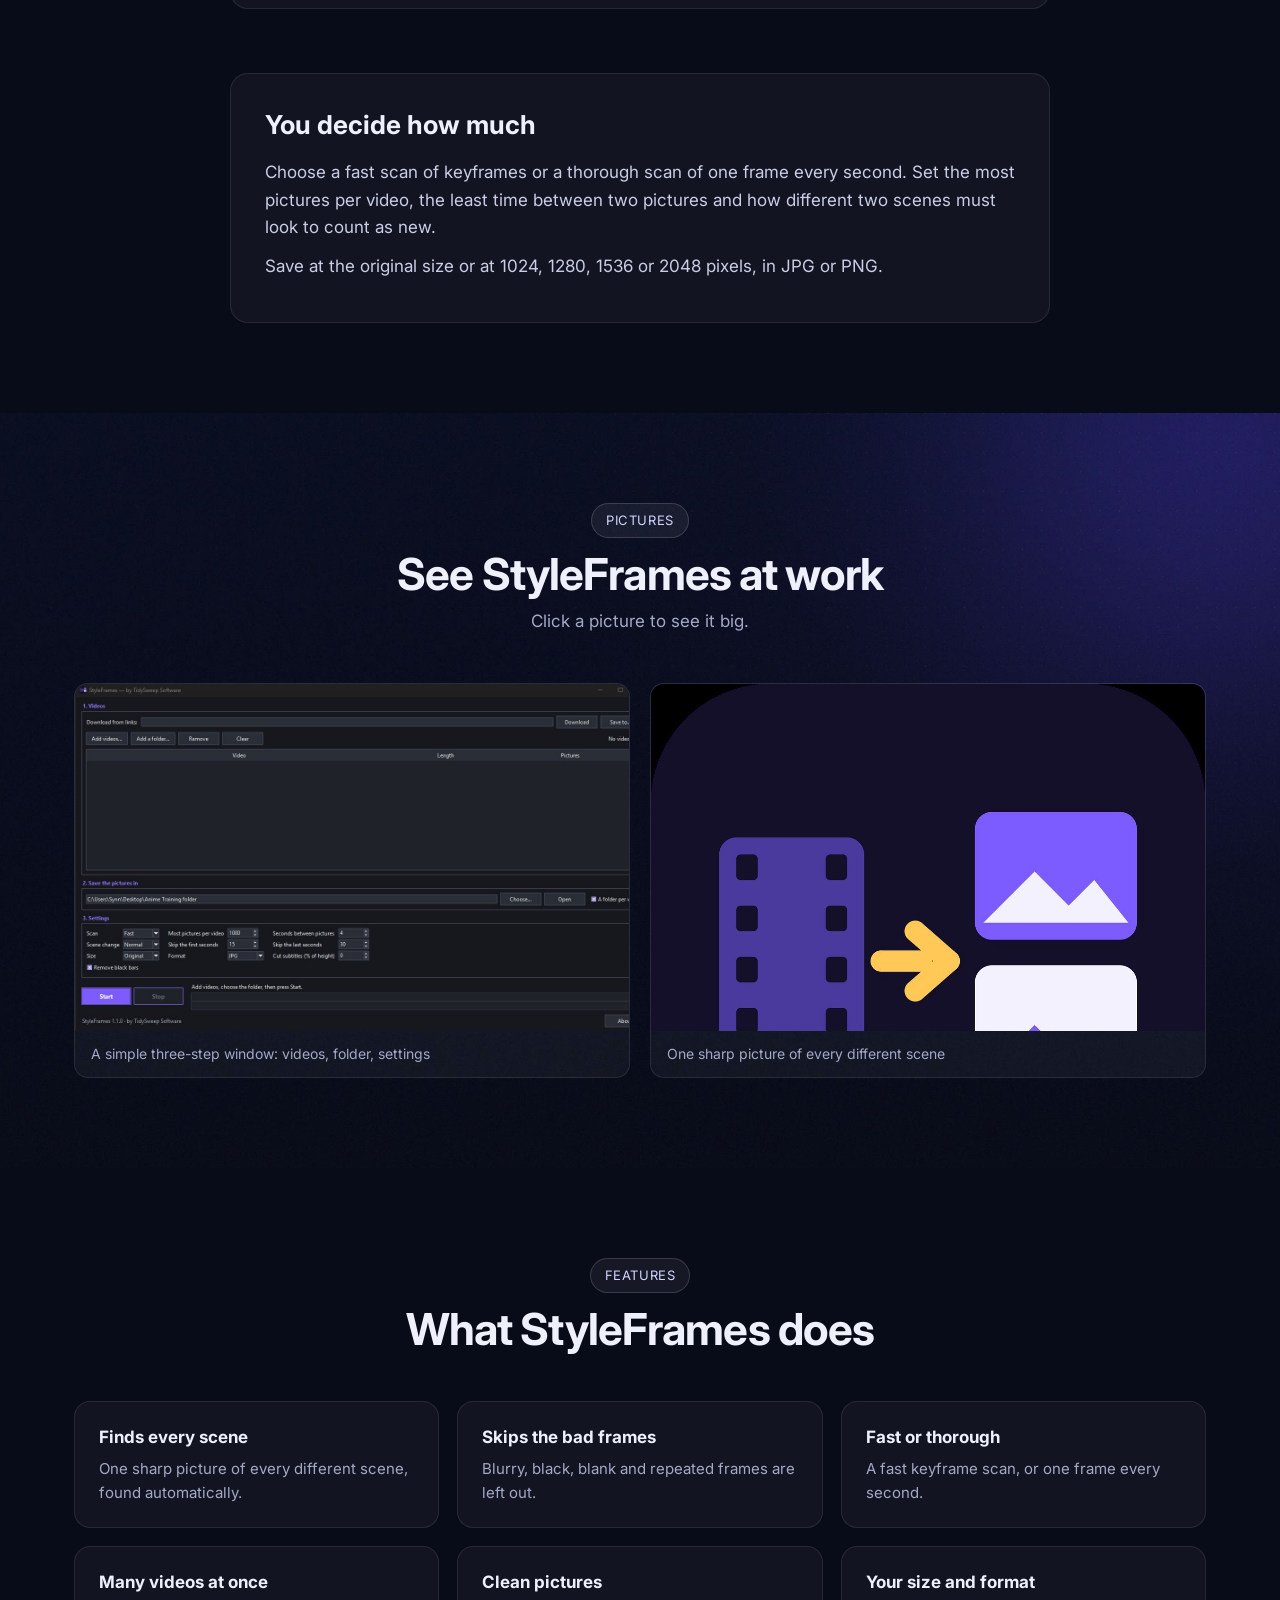
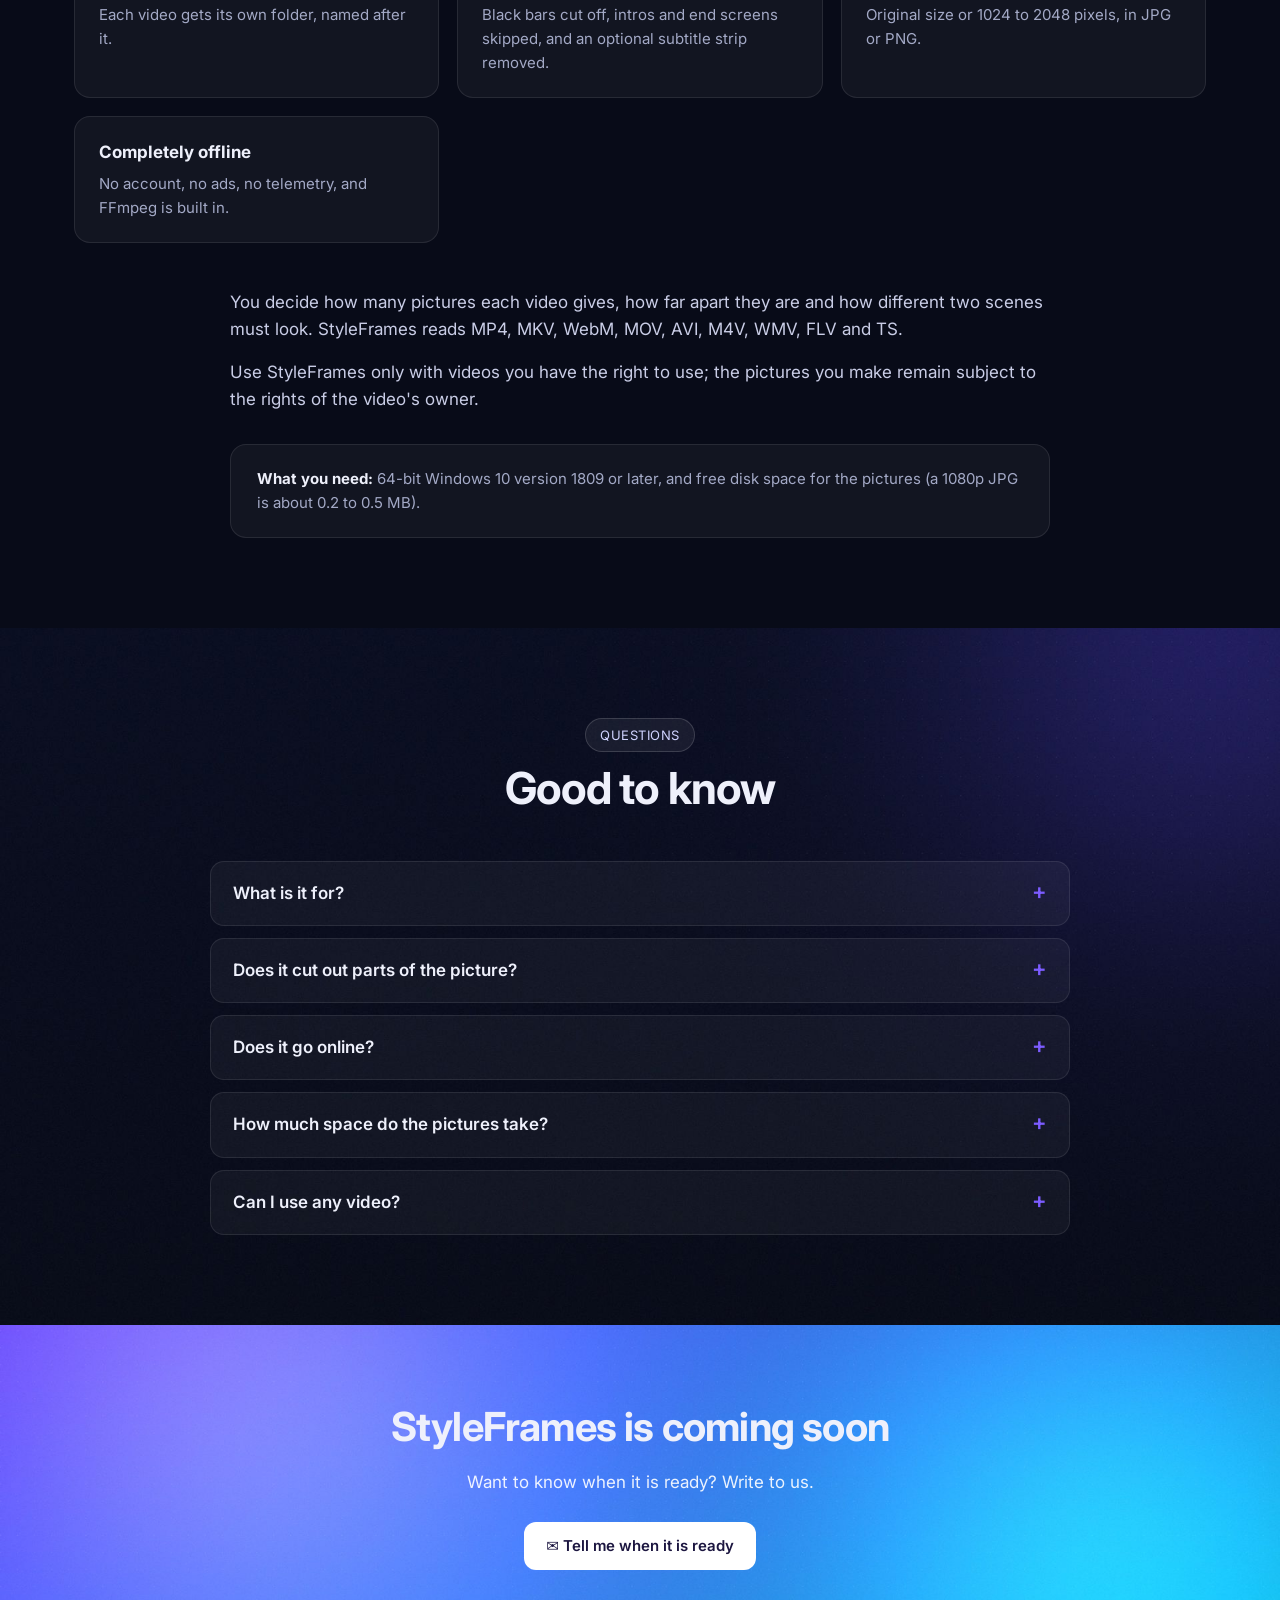
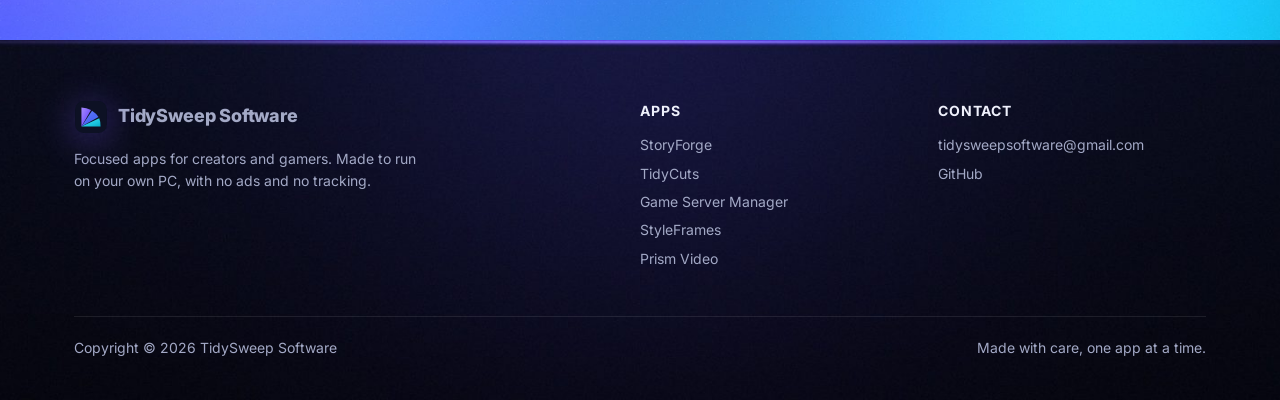
<file: apps/styleframes.html>
<!doctype html>
<html lang="en">
<head>
<meta charset="utf-8">
<meta name="viewport" content="width=device-width, initial-scale=1">
<title>StyleFrames · TidySweep Software</title>
<meta name="description" content="Turn your videos into a clean set of pictures: one sharp frame of every different scene, ready for training an AI art style.">
<link rel="preconnect" href="https://fonts.googleapis.com"><link rel="preconnect" href="https://fonts.gstatic.com" crossorigin>
<link href="https://fonts.googleapis.com/css2?family=Inter:wght@400;600;700;800&display=swap" rel="stylesheet">
<link rel="stylesheet" href="../assets/css/site.css">
<link rel="icon" href="../assets/img/logo.svg" type="image/svg+xml">
</head>
<body>
<header class="nav"><div class="wrap">
  <a class="brand" href="../index.html"><img class="logo" src="../assets/img/logo.svg" alt="">TidySweep Software</a>
  <button class="menu-btn" aria-label="Menu">☰</button>
  <nav class="nav-links">
    <a href="../apps/storyforge.html" style="--c:#7c5cff">StoryForge</a>
    <a href="../apps/tidycuts.html" style="--c:#22c55e">TidyCuts</a>
    <a href="../apps/game-server-manager.html" style="--c:#f59e0b">Game Server Manager</a>
    <a href="../apps/styleframes.html" style="--c:#ec4899" class="on">StyleFrames</a>
    <a href="../apps/prism-video.html" style="--c:#06b6d4">Prism Video</a>
    <a href="../index.html#contact">Contact</a>
  </nav>
</div></header>

<section class="app-hero"><div class="wrap">
  <div>
    <div class="app-title"><img class="icon" src="../assets/img/styleframes/icon.png" alt=""></div>
    <h1>StyleFrames</h1>
    <p class="lead">Pausing a video hundreds of times to take screenshots is slow work. Add your videos, choose a folder and press Start: StyleFrames saves the sharpest frame of every scene as a full-size picture.</p>
    <div class="cta"><span class="btn soon" title="The download link is added here when it is ready">Coming soon</span><a class="btn" href="#pictures">See the pictures</a></div>
  </div>
  <div class="main-shot" data-zoom="../assets/img/styleframes/window.jpg"><img src="../assets/img/styleframes/window.jpg" alt="A simple three-step window: videos, folder, settings"></div>
</div></section>

<section id="about"><div class="wrap what">
  <div><span class="eyebrow">What it is</span><h2>Video in, a clean folder of pictures out</h2><div class="prose"><p>Training an AI on an art style starts with good pictures: many different scenes, all sharp and all in the same look. Taking them by hand means pausing a video hundreds of times and pressing screenshot. StyleFrames does that work for you.</p><p>Add one video or many, choose a folder and press Start. StyleFrames watches each video for scene changes and saves the sharpest frame of every scene as a full-size picture. Frames you would throw away, such as blurry, black, blank or repeated ones, are left out.</p><p>It is also handy for storyboards, reference sheets and anyone who needs stills from their own videos. Everything happens on your PC: no account, no ads, no telemetry, and FFmpeg is built in.</p></div></div>
  <div class="facts"><div><span>Made for</span><b>AI style training, references, stills</b></div><div><span>Reads</span><b>MP4, MKV, WebM, MOV, AVI, M4V, WMV, FLV, TS</b></div><div><span>Saves</span><b>JPG or PNG, original size to 2048 px</b></div><div><span>Status</span><b>Coming soon</b></div></div>
</div></section>

<section class="dark-bg"><div class="wrap">
  <div class="sec-head"><span class="eyebrow">How it works</span><h2>From start to finish in 4 steps</h2></div>
  <div class="steps" style="--n:4"><div class="step"><h4>Add your videos</h4><p>Drop in one video or a whole batch.</p></div><div class="step"><h4>Choose a folder</h4><p>Each video gets its own folder inside it, named after the video.</p></div><div class="step"><h4>Pick your settings</h4><p>Fast or thorough scan, how many pictures, how far apart, picture size and format.</p></div><div class="step"><h4>Press Start</h4><p>StyleFrames finds the scenes and saves one sharp picture of each.</p></div></div>
</div></section>

<section><div class="wrap">
  <div class="sec-head"><span class="eyebrow">A closer look</span><h2>Everything StyleFrames offers</h2></div>
  <div class="detail"><div class="d-img" data-zoom="../assets/img/styleframes/window.jpg"><img src="../assets/img/styleframes/window.jpg" alt="A simple three-step window" loading="lazy"></div><div><h3>A simple three-step window</h3><p>Videos at the top, the folder in the middle, the settings at the bottom, and one Start button. You can see the progress of every video while it works, and stop at any time.</p></div></div>
  <div class="detail flip"><div class="d-img" data-zoom="../assets/img/styleframes/boxart.jpg"><img src="../assets/img/styleframes/boxart.jpg" alt="Only the pictures worth keeping" loading="lazy"></div><div><h3>Only the pictures worth keeping</h3><p>StyleFrames looks for the moments where the scene changes, then saves the sharpest frame of that scene, so crossfades and motion blur are skipped.</p><p>Black, blank and blurry frames are left out, and so is the same picture shown a second time, so your folder is not full of near-copies.</p></div></div>
  <div class="detail solo"><div><h3>Clean pictures, ready to use</h3><p>Black bars at the edges are cut off. Intros and end screens can be skipped. An optional strip at the bottom removes burned-in subtitles.</p></div></div>
  <div class="detail solo"><div><h3>You decide how much</h3><p>Choose a fast scan of keyframes or a thorough scan of one frame every second. Set the most pictures per video, the least time between two pictures and how different two scenes must look to count as new.</p><p>Save at the original size or at 1024, 1280, 1536 or 2048 pixels, in JPG or PNG.</p></div></div>
</div></section>

<section id="pictures" class="dark-bg"><div class="wrap">
  <div class="sec-head"><span class="eyebrow">Pictures</span><h2>See StyleFrames at work</h2><p>Click a picture to see it big.</p></div>
  <div class="gallery">
    <figure data-zoom="../assets/img/styleframes/window.jpg"><img src="../assets/img/styleframes/window.jpg" alt="A simple three-step window: videos, folder, settings" loading="lazy"><figcaption>A simple three-step window: videos, folder, settings</figcaption></figure>
    <figure data-zoom="../assets/img/styleframes/boxart.jpg"><img src="../assets/img/styleframes/boxart.jpg" alt="One sharp picture of every different scene" loading="lazy"><figcaption>One sharp picture of every different scene</figcaption></figure>
  </div>
</div></section>

<section><div class="wrap">
  <div class="sec-head"><span class="eyebrow">Features</span><h2>What StyleFrames does</h2></div>
  <div class="feat-grid">
    <div class="feat"><h4>Finds every scene</h4><p>One sharp picture of every different scene, found automatically.</p></div>
    <div class="feat"><h4>Skips the bad frames</h4><p>Blurry, black, blank and repeated frames are left out.</p></div>
    <div class="feat"><h4>Fast or thorough</h4><p>A fast keyframe scan, or one frame every second.</p></div>
    <div class="feat"><h4>Many videos at once</h4><p>Each video gets its own folder, named after it.</p></div>
    <div class="feat"><h4>Clean pictures</h4><p>Black bars cut off, intros and end screens skipped, and an optional subtitle strip removed.</p></div>
    <div class="feat"><h4>Your size and format</h4><p>Original size or 1024 to 2048 pixels, in JPG or PNG.</p></div>
    <div class="feat"><h4>Completely offline</h4><p>No account, no ads, no telemetry, and FFmpeg is built in.</p></div>
  </div>
  <div class="prose" style="margin-top:46px"><p>You decide how many pictures each video gives, how far apart they are and how different two scenes must look. StyleFrames reads MP4, MKV, WebM, MOV, AVI, M4V, WMV, FLV and TS.</p><p>Use StyleFrames only with videos you have the right to use; the pictures you make remain subject to the rights of the video's owner.</p></div>
  <div class="reqs"><b>What you need:</b> 64-bit Windows 10 version 1809 or later, and free disk space for the pictures (a 1080p JPG is about 0.2 to 0.5 MB).</div>
</div></section>

<section class="dark-bg"><div class="wrap">
  <div class="sec-head"><span class="eyebrow">Questions</span><h2>Good to know</h2></div>
  <div class="faq"><details><summary>What is it for?</summary><p>Making picture sets to train an AI art style (for example a LoRA), and getting stills for storyboards and references.</p></details><details><summary>Does it cut out parts of the picture?</summary><p>No. It saves the full frame, with only the black bars and an optional subtitle strip removed.</p></details><details><summary>Does it go online?</summary><p>No. StyleFrames works completely offline, with no account and no telemetry.</p></details><details><summary>How much space do the pictures take?</summary><p>A 1080p JPG is about 0.2 to 0.5 MB.</p></details><details><summary>Can I use any video?</summary><p>Use StyleFrames only with videos you have the right to use. The pictures stay subject to the rights of the video's owner.</p></details></div>
</div></section>

<div class="band"><div class="wrap">
  <h2>StyleFrames is coming soon</h2>
  <p>Want to know when it is ready? Write to us.</p>
  <div class="cta" style="justify-content:center;display:flex;gap:12px;flex-wrap:wrap"><a class="btn" href="mailto:tidysweepsoftware@gmail.com?subject=StyleFrames">✉ Tell me when it is ready</a></div>
</div></div>

<footer><div class="wrap">
  <div class="foot">
    <div><div class="brand" style="margin-bottom:10px"><img class="logo" src="../assets/img/logo.svg" alt="">TidySweep Software</div>
      <p style="max-width:360px">Focused apps for creators and gamers. Made to run on your own PC, with no ads and no tracking.</p></div>
    <div><h5>Apps</h5><a href="../apps/storyforge.html">StoryForge</a><a href="../apps/tidycuts.html">TidyCuts</a><a href="../apps/game-server-manager.html">Game Server Manager</a><a href="../apps/styleframes.html">StyleFrames</a><a href="../apps/prism-video.html">Prism Video</a></div>
    <div><h5>Contact</h5><a href="mailto:tidysweepsoftware@gmail.com">tidysweepsoftware@gmail.com</a><a href="https://github.com/tidysweepsoftware-lgtm" target="_blank" rel="noopener">GitHub</a></div>
  </div>
  <div class="copy"><span>Copyright © 2026 TidySweep Software</span><span>Made with care, one app at a time.</span></div>
</div></footer>
<script src="../assets/js/site.js"></script>
</body>
</html>
</file>
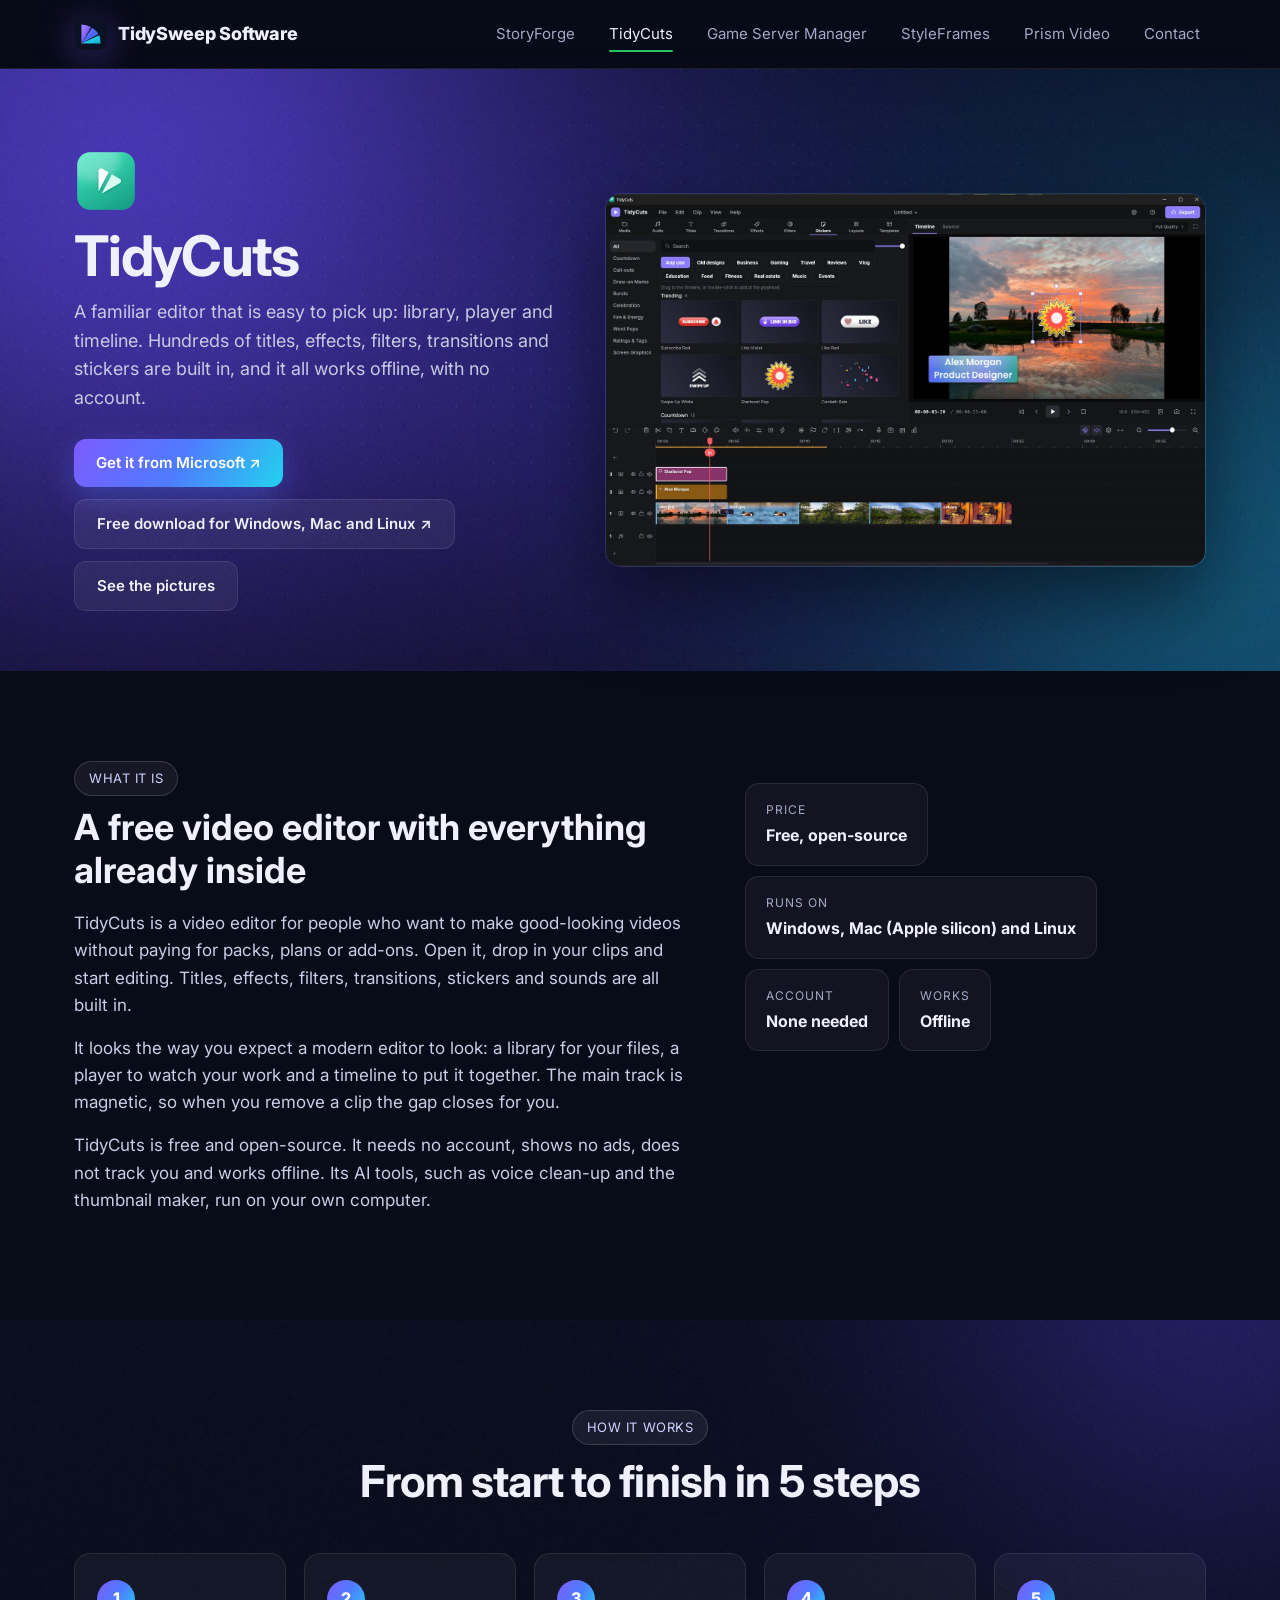
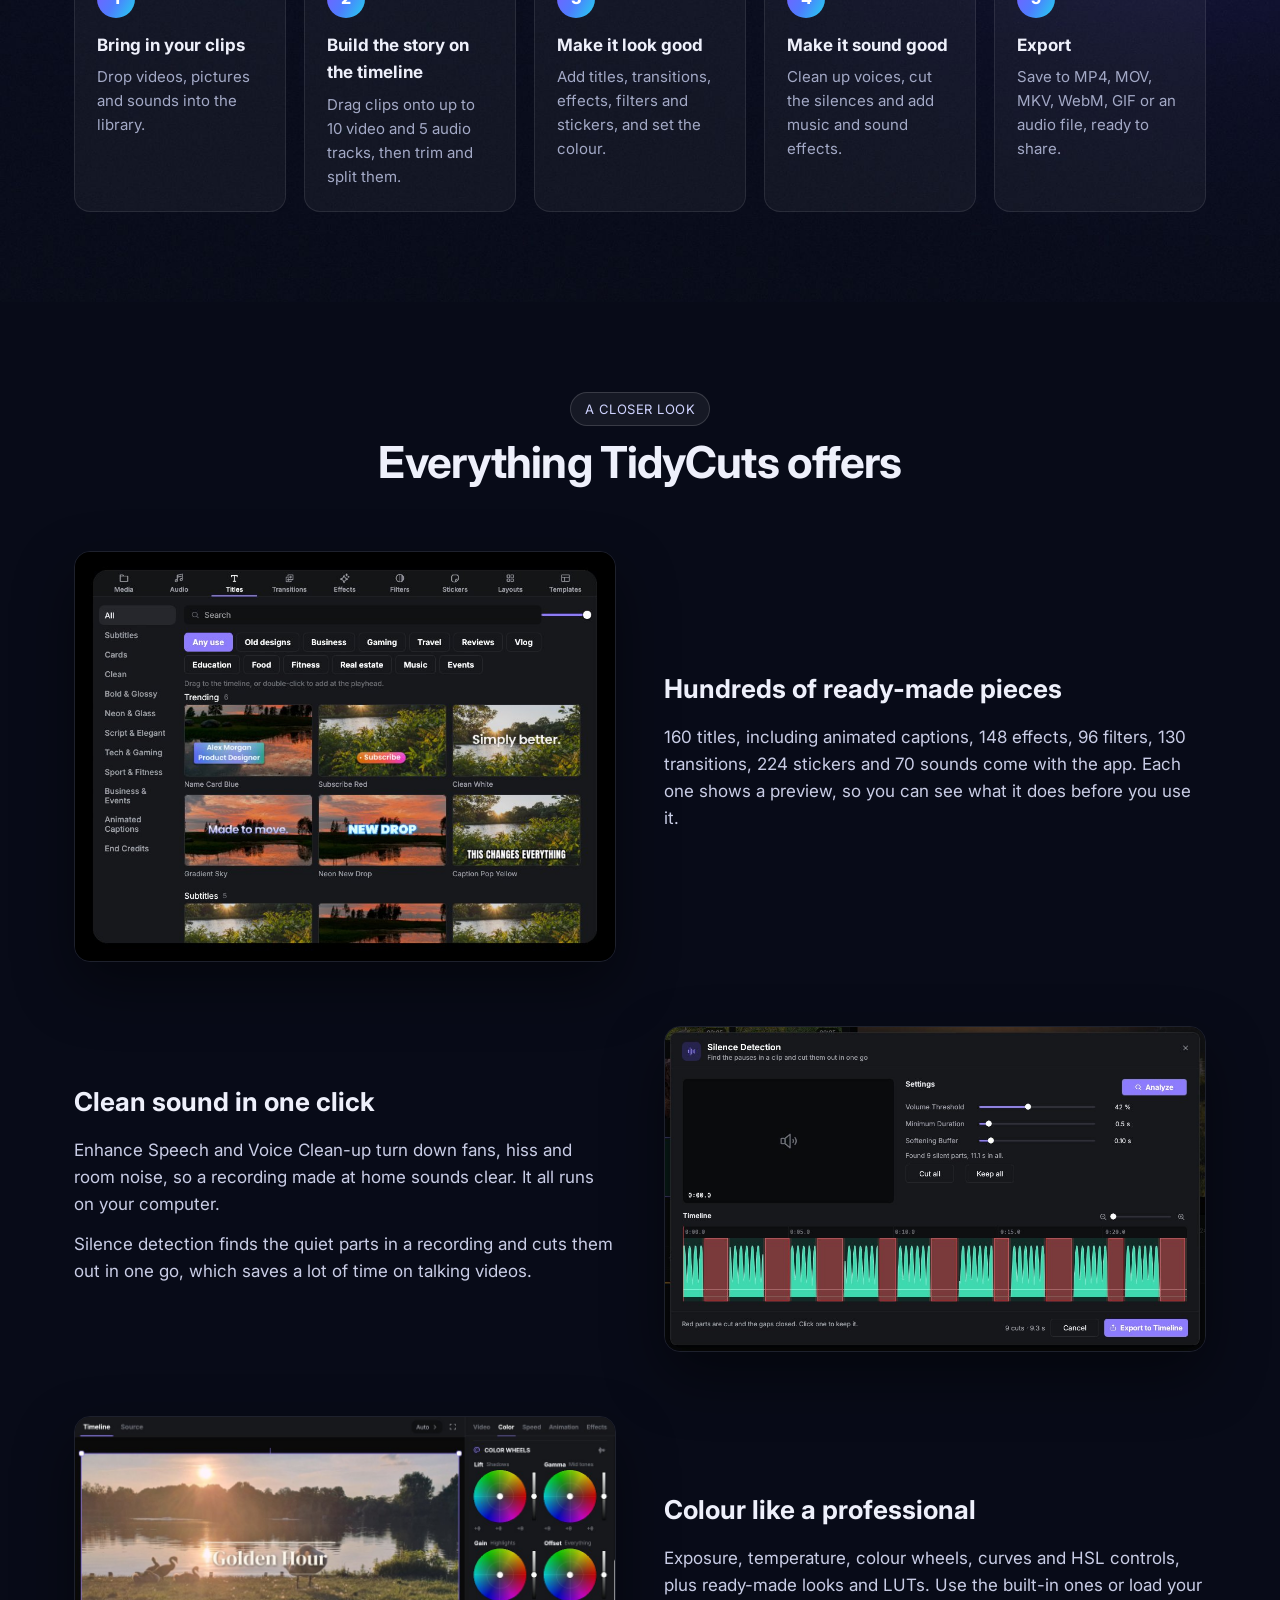
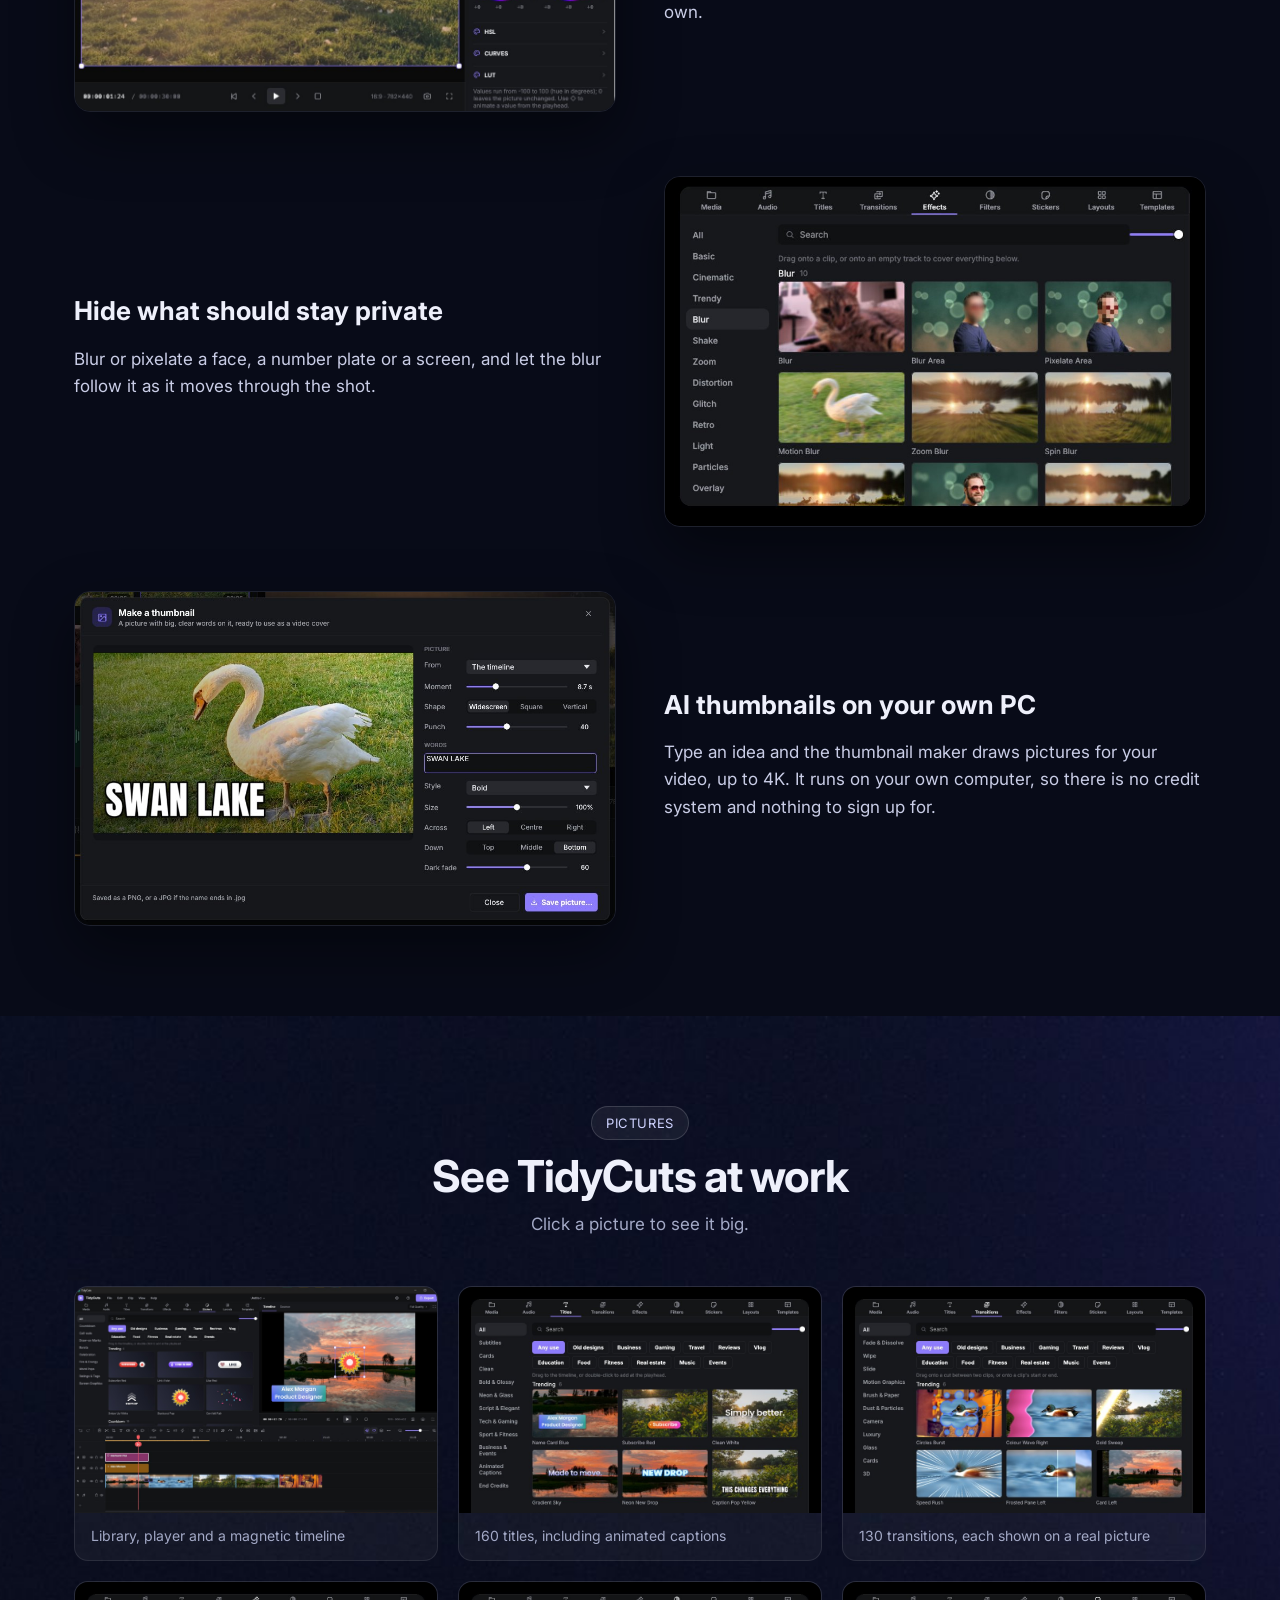
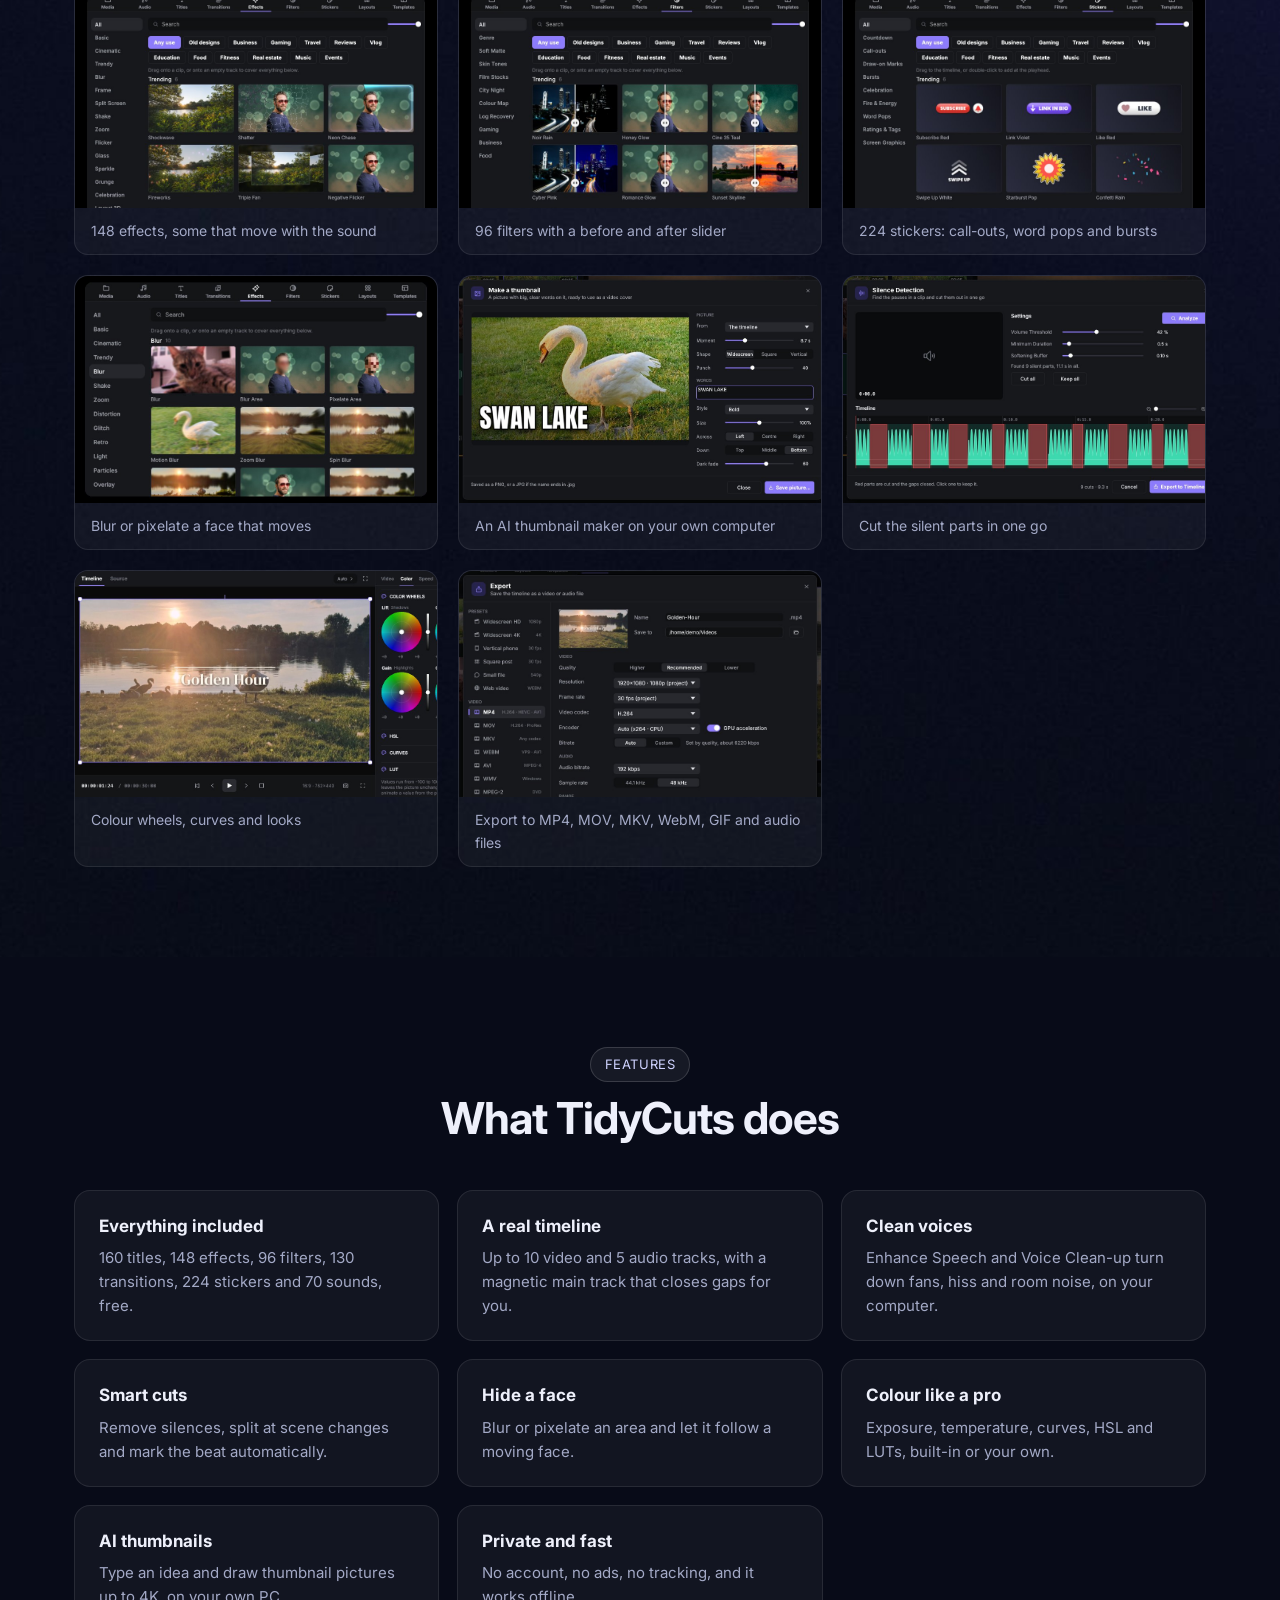
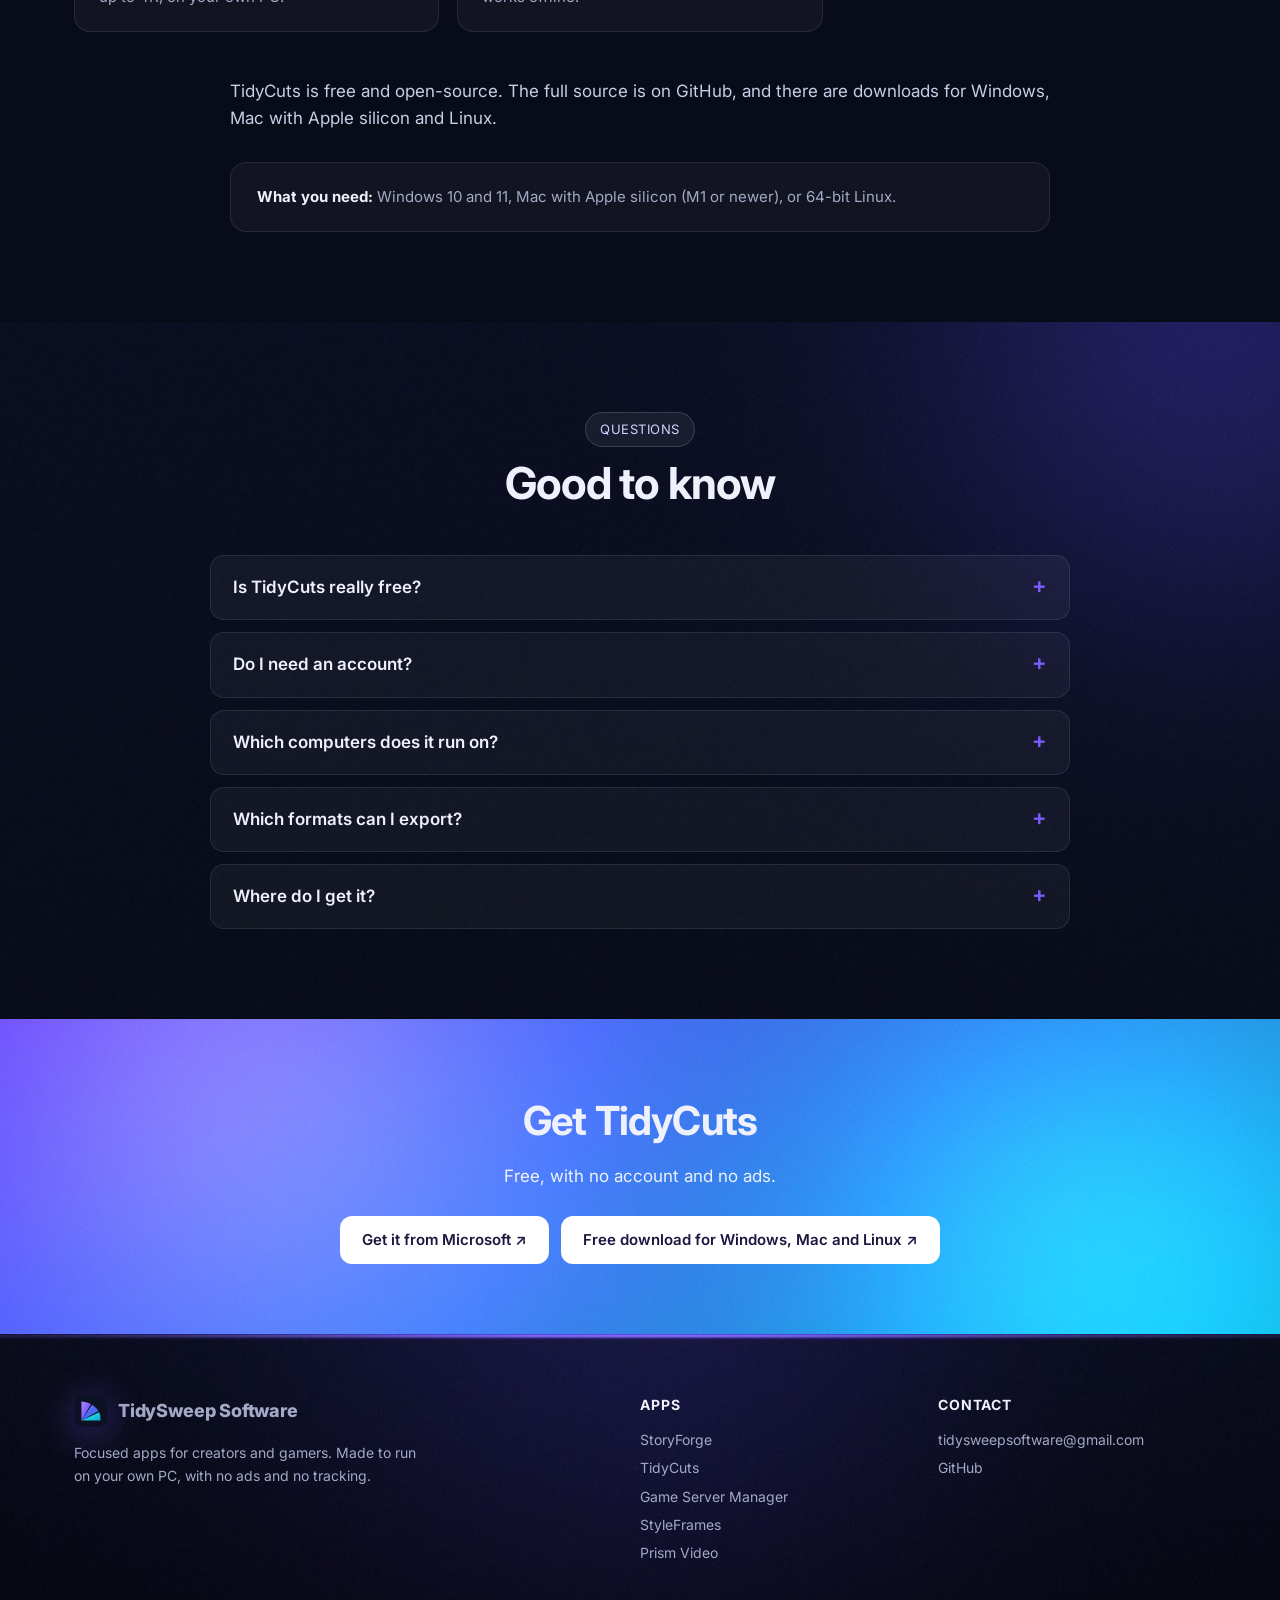
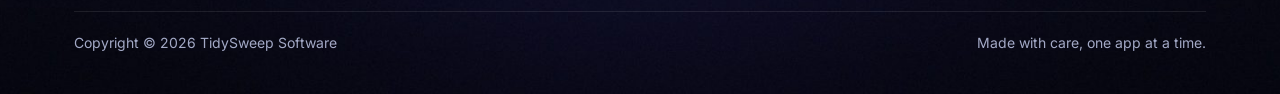
<file: apps/tidycuts.html>
<!doctype html>
<html lang="en">
<head>
<meta charset="utf-8">
<meta name="viewport" content="width=device-width, initial-scale=1">
<title>TidyCuts · TidySweep Software</title>
<meta name="description" content="A free, open-source video editor with everything built in, and an AI thumbnail maker that runs on your PC.">
<link rel="preconnect" href="https://fonts.googleapis.com"><link rel="preconnect" href="https://fonts.gstatic.com" crossorigin>
<link href="https://fonts.googleapis.com/css2?family=Inter:wght@400;600;700;800&display=swap" rel="stylesheet">
<link rel="stylesheet" href="../assets/css/site.css">
<link rel="icon" href="../assets/img/logo.svg" type="image/svg+xml">
</head>
<body>
<header class="nav"><div class="wrap">
  <a class="brand" href="../index.html"><img class="logo" src="../assets/img/logo.svg" alt="">TidySweep Software</a>
  <button class="menu-btn" aria-label="Menu">☰</button>
  <nav class="nav-links">
    <a href="../apps/storyforge.html" style="--c:#7c5cff">StoryForge</a>
    <a href="../apps/tidycuts.html" style="--c:#22c55e" class="on">TidyCuts</a>
    <a href="../apps/game-server-manager.html" style="--c:#f59e0b">Game Server Manager</a>
    <a href="../apps/styleframes.html" style="--c:#ec4899">StyleFrames</a>
    <a href="../apps/prism-video.html" style="--c:#06b6d4">Prism Video</a>
    <a href="../index.html#contact">Contact</a>
  </nav>
</div></header>

<section class="app-hero"><div class="wrap">
  <div>
    <div class="app-title"><img class="icon" src="../assets/img/tidycuts/icon.png" alt=""></div>
    <h1>TidyCuts</h1>
    <p class="lead">A familiar editor that is easy to pick up: library, player and timeline. Hundreds of titles, effects, filters, transitions and stickers are built in, and it all works offline, with no account.</p>
    <div class="cta"><a class="btn pri" href="https://apps.microsoft.com/detail/9P9CKF9MTLR4" target="_blank" rel="noopener">Get it from Microsoft ↗</a><a class="btn" href="https://github.com/tidysweepsoftware-lgtm/tidycuts/releases/latest" target="_blank" rel="noopener">Free download for Windows, Mac and Linux ↗</a><a class="btn" href="#pictures">See the pictures</a></div>
  </div>
  <div class="main-shot" data-zoom="../assets/img/tidycuts/editor.jpg"><img src="../assets/img/tidycuts/editor.jpg" alt="Library, player and a magnetic timeline"></div>
</div></section>

<section id="about"><div class="wrap what">
  <div><span class="eyebrow">What it is</span><h2>A free video editor with everything already inside</h2><div class="prose"><p>TidyCuts is a video editor for people who want to make good-looking videos without paying for packs, plans or add-ons. Open it, drop in your clips and start editing. Titles, effects, filters, transitions, stickers and sounds are all built in.</p><p>It looks the way you expect a modern editor to look: a library for your files, a player to watch your work and a timeline to put it together. The main track is magnetic, so when you remove a clip the gap closes for you.</p><p>TidyCuts is free and open-source. It needs no account, shows no ads, does not track you and works offline. Its AI tools, such as voice clean-up and the thumbnail maker, run on your own computer.</p></div></div>
  <div class="facts"><div><span>Price</span><b>Free, open-source</b></div><div><span>Runs on</span><b>Windows, Mac (Apple silicon) and Linux</b></div><div><span>Account</span><b>None needed</b></div><div><span>Works</span><b>Offline</b></div></div>
</div></section>

<section class="dark-bg"><div class="wrap">
  <div class="sec-head"><span class="eyebrow">How it works</span><h2>From start to finish in 5 steps</h2></div>
  <div class="steps" style="--n:5"><div class="step"><h4>Bring in your clips</h4><p>Drop videos, pictures and sounds into the library.</p></div><div class="step"><h4>Build the story on the timeline</h4><p>Drag clips onto up to 10 video and 5 audio tracks, then trim and split them.</p></div><div class="step"><h4>Make it look good</h4><p>Add titles, transitions, effects, filters and stickers, and set the colour.</p></div><div class="step"><h4>Make it sound good</h4><p>Clean up voices, cut the silences and add music and sound effects.</p></div><div class="step"><h4>Export</h4><p>Save to MP4, MOV, MKV, WebM, GIF or an audio file, ready to share.</p></div></div>
</div></section>

<section><div class="wrap">
  <div class="sec-head"><span class="eyebrow">A closer look</span><h2>Everything TidyCuts offers</h2></div>
  <div class="detail"><div class="d-img" data-zoom="../assets/img/tidycuts/shot-titles.jpg"><img src="../assets/img/tidycuts/shot-titles.jpg" alt="Hundreds of ready-made pieces" loading="lazy"></div><div><h3>Hundreds of ready-made pieces</h3><p>160 titles, including animated captions, 148 effects, 96 filters, 130 transitions, 224 stickers and 70 sounds come with the app. Each one shows a preview, so you can see what it does before you use it.</p></div></div>
  <div class="detail flip"><div class="d-img" data-zoom="../assets/img/tidycuts/silence-detection.jpg"><img src="../assets/img/tidycuts/silence-detection.jpg" alt="Clean sound in one click" loading="lazy"></div><div><h3>Clean sound in one click</h3><p>Enhance Speech and Voice Clean-up turn down fans, hiss and room noise, so a recording made at home sounds clear. It all runs on your computer.</p><p>Silence detection finds the quiet parts in a recording and cuts them out in one go, which saves a lot of time on talking videos.</p></div></div>
  <div class="detail"><div class="d-img" data-zoom="../assets/img/tidycuts/colour-wheels.jpg"><img src="../assets/img/tidycuts/colour-wheels.jpg" alt="Colour like a professional" loading="lazy"></div><div><h3>Colour like a professional</h3><p>Exposure, temperature, colour wheels, curves and HSL controls, plus ready-made looks and LUTs. Use the built-in ones or load your own.</p></div></div>
  <div class="detail flip"><div class="d-img" data-zoom="../assets/img/tidycuts/shot-blur.jpg"><img src="../assets/img/tidycuts/shot-blur.jpg" alt="Hide what should stay private" loading="lazy"></div><div><h3>Hide what should stay private</h3><p>Blur or pixelate a face, a number plate or a screen, and let the blur follow it as it moves through the shot.</p></div></div>
  <div class="detail"><div class="d-img" data-zoom="../assets/img/tidycuts/thumbnail-maker.jpg"><img src="../assets/img/tidycuts/thumbnail-maker.jpg" alt="AI thumbnails on your own PC" loading="lazy"></div><div><h3>AI thumbnails on your own PC</h3><p>Type an idea and the thumbnail maker draws pictures for your video, up to 4K. It runs on your own computer, so there is no credit system and nothing to sign up for.</p></div></div>
</div></section>

<section id="pictures" class="dark-bg"><div class="wrap">
  <div class="sec-head"><span class="eyebrow">Pictures</span><h2>See TidyCuts at work</h2><p>Click a picture to see it big.</p></div>
  <div class="gallery">
    <figure data-zoom="../assets/img/tidycuts/editor.jpg"><img src="../assets/img/tidycuts/editor.jpg" alt="Library, player and a magnetic timeline" loading="lazy"><figcaption>Library, player and a magnetic timeline</figcaption></figure>
    <figure data-zoom="../assets/img/tidycuts/shot-titles.jpg"><img src="../assets/img/tidycuts/shot-titles.jpg" alt="160 titles, including animated captions" loading="lazy"><figcaption>160 titles, including animated captions</figcaption></figure>
    <figure data-zoom="../assets/img/tidycuts/shot-transitions.jpg"><img src="../assets/img/tidycuts/shot-transitions.jpg" alt="130 transitions, each shown on a real picture" loading="lazy"><figcaption>130 transitions, each shown on a real picture</figcaption></figure>
    <figure data-zoom="../assets/img/tidycuts/shot-effects.jpg"><img src="../assets/img/tidycuts/shot-effects.jpg" alt="148 effects, some that move with the sound" loading="lazy"><figcaption>148 effects, some that move with the sound</figcaption></figure>
    <figure data-zoom="../assets/img/tidycuts/shot-filters.jpg"><img src="../assets/img/tidycuts/shot-filters.jpg" alt="96 filters with a before and after slider" loading="lazy"><figcaption>96 filters with a before and after slider</figcaption></figure>
    <figure data-zoom="../assets/img/tidycuts/shot-stickers.jpg"><img src="../assets/img/tidycuts/shot-stickers.jpg" alt="224 stickers: call-outs, word pops and bursts" loading="lazy"><figcaption>224 stickers: call-outs, word pops and bursts</figcaption></figure>
    <figure data-zoom="../assets/img/tidycuts/shot-blur.jpg"><img src="../assets/img/tidycuts/shot-blur.jpg" alt="Blur or pixelate a face that moves" loading="lazy"><figcaption>Blur or pixelate a face that moves</figcaption></figure>
    <figure data-zoom="../assets/img/tidycuts/thumbnail-maker.jpg"><img src="../assets/img/tidycuts/thumbnail-maker.jpg" alt="An AI thumbnail maker on your own computer" loading="lazy"><figcaption>An AI thumbnail maker on your own computer</figcaption></figure>
    <figure data-zoom="../assets/img/tidycuts/silence-detection.jpg"><img src="../assets/img/tidycuts/silence-detection.jpg" alt="Cut the silent parts in one go" loading="lazy"><figcaption>Cut the silent parts in one go</figcaption></figure>
    <figure data-zoom="../assets/img/tidycuts/colour-wheels.jpg"><img src="../assets/img/tidycuts/colour-wheels.jpg" alt="Colour wheels, curves and looks" loading="lazy"><figcaption>Colour wheels, curves and looks</figcaption></figure>
    <figure data-zoom="../assets/img/tidycuts/export.jpg"><img src="../assets/img/tidycuts/export.jpg" alt="Export to MP4, MOV, MKV, WebM, GIF and audio files" loading="lazy"><figcaption>Export to MP4, MOV, MKV, WebM, GIF and audio files</figcaption></figure>
  </div>
</div></section>

<section><div class="wrap">
  <div class="sec-head"><span class="eyebrow">Features</span><h2>What TidyCuts does</h2></div>
  <div class="feat-grid">
    <div class="feat"><h4>Everything included</h4><p>160 titles, 148 effects, 96 filters, 130 transitions, 224 stickers and 70 sounds, free.</p></div>
    <div class="feat"><h4>A real timeline</h4><p>Up to 10 video and 5 audio tracks, with a magnetic main track that closes gaps for you.</p></div>
    <div class="feat"><h4>Clean voices</h4><p>Enhance Speech and Voice Clean-up turn down fans, hiss and room noise, on your computer.</p></div>
    <div class="feat"><h4>Smart cuts</h4><p>Remove silences, split at scene changes and mark the beat automatically.</p></div>
    <div class="feat"><h4>Hide a face</h4><p>Blur or pixelate an area and let it follow a moving face.</p></div>
    <div class="feat"><h4>Colour like a pro</h4><p>Exposure, temperature, curves, HSL and LUTs, built-in or your own.</p></div>
    <div class="feat"><h4>AI thumbnails</h4><p>Type an idea and draw thumbnail pictures up to 4K, on your own PC.</p></div>
    <div class="feat"><h4>Private and fast</h4><p>No account, no ads, no tracking, and it works offline.</p></div>
  </div>
  <div class="prose" style="margin-top:46px"><p>TidyCuts is free and open-source. The full source is on GitHub, and there are downloads for Windows, Mac with Apple silicon and Linux.</p></div>
  <div class="reqs"><b>What you need:</b> Windows 10 and 11, Mac with Apple silicon (M1 or newer), or 64-bit Linux.</div>
</div></section>

<section class="dark-bg"><div class="wrap">
  <div class="sec-head"><span class="eyebrow">Questions</span><h2>Good to know</h2></div>
  <div class="faq"><details><summary>Is TidyCuts really free?</summary><p>Yes. TidyCuts is free and open-source, and the full source is on GitHub.</p></details><details><summary>Do I need an account?</summary><p>No. There is no account, no ads and no tracking.</p></details><details><summary>Which computers does it run on?</summary><p>Windows 10 and 11, Mac with Apple silicon (M1 or newer) and 64-bit Linux.</p></details><details><summary>Which formats can I export?</summary><p>MP4, MOV, MKV, WebM, GIF and audio files.</p></details><details><summary>Where do I get it?</summary><p>From the Microsoft Store on Windows, or as a free download for Windows, Mac and Linux from GitHub.</p></details></div>
</div></section>

<div class="band"><div class="wrap">
  <h2>Get TidyCuts</h2>
  <p>Free, with no account and no ads.</p>
  <div class="cta" style="justify-content:center;display:flex;gap:12px;flex-wrap:wrap"><a class="btn" href="https://apps.microsoft.com/detail/9P9CKF9MTLR4" target="_blank" rel="noopener">Get it from Microsoft ↗</a><a class="btn" href="https://github.com/tidysweepsoftware-lgtm/tidycuts/releases/latest" target="_blank" rel="noopener">Free download for Windows, Mac and Linux ↗</a></div>
</div></div>

<footer><div class="wrap">
  <div class="foot">
    <div><div class="brand" style="margin-bottom:10px"><img class="logo" src="../assets/img/logo.svg" alt="">TidySweep Software</div>
      <p style="max-width:360px">Focused apps for creators and gamers. Made to run on your own PC, with no ads and no tracking.</p></div>
    <div><h5>Apps</h5><a href="../apps/storyforge.html">StoryForge</a><a href="../apps/tidycuts.html">TidyCuts</a><a href="../apps/game-server-manager.html">Game Server Manager</a><a href="../apps/styleframes.html">StyleFrames</a><a href="../apps/prism-video.html">Prism Video</a></div>
    <div><h5>Contact</h5><a href="mailto:tidysweepsoftware@gmail.com">tidysweepsoftware@gmail.com</a><a href="https://github.com/tidysweepsoftware-lgtm" target="_blank" rel="noopener">GitHub</a></div>
  </div>
  <div class="copy"><span>Copyright © 2026 TidySweep Software</span><span>Made with care, one app at a time.</span></div>
</div></footer>
<script src="../assets/js/site.js"></script>
</body>
</html>
</file>
<file: assets/css/site.css>
/* TidySweep Software website: dark, glassy, violet and cyan. */
:root {
  --bg: #080b18; --bg2: #0d1124; --card: rgba(255,255,255,0.045); --line: rgba(255,255,255,0.09);
  --text: #eef0fb; --mute: #a3a9c6; --violet: #7c5cff; --cyan: #22d3ee; --pink: #f472b6;
  --grad: linear-gradient(120deg, #7c5cff 0%, #4f7bff 50%, #22d3ee 100%);
  --radius: 18px; --max: 1180px;
}
* { box-sizing: border-box; }
html { scroll-behavior: smooth; }
body { margin: 0; background: var(--bg); color: var(--text); font-family: 'Inter', system-ui, -apple-system, 'Segoe UI', sans-serif; line-height: 1.6; -webkit-font-smoothing: antialiased; }
a { color: inherit; text-decoration: none; }
img { max-width: 100%; display: block; }
.wrap { max-width: var(--max); margin: 0 auto; padding: 0 24px; }

/* Top bar */
.nav { position: sticky; top: 0; z-index: 50; backdrop-filter: blur(14px); background: rgba(8,11,24,0.72); border-bottom: 1px solid var(--line); }
.nav .wrap { display: flex; align-items: center; gap: 28px; height: 68px; }
.brand { display: flex; align-items: center; gap: 10px; font-weight: 800; font-size: 18px; letter-spacing: -0.01em; }
.brand .logo { width: 34px; height: 34px; filter: drop-shadow(0 6px 18px rgba(124,92,255,0.45)); }
.brand-mark { width: 30px; height: 30px; border-radius: 9px; background: var(--grad); display: grid; place-items: center; font-size: 15px; color: #fff; box-shadow: 0 6px 24px rgba(124,92,255,0.45); }
.nav-links { display: flex; gap: 22px; margin-left: auto; font-size: 15px; color: var(--mute); }
.nav-links a { --c: #a78bfa; position: relative; padding: 6px 12px; margin: 0 -6px; border-radius: 10px; transition: color .18s, background .18s, box-shadow .18s; }
.nav-links a:hover { color: var(--c); background: color-mix(in srgb, var(--c) 14%, transparent); box-shadow: inset 0 0 0 1px color-mix(in srgb, var(--c) 35%, transparent); }
.nav-links a.on { color: var(--text); }
.nav-links a.on::after { content: ""; position: absolute; left: 12px; right: 12px; bottom: 0; height: 2px; border-radius: 2px; background: var(--c); }
/* App pages: overview, how it works, a closer look, questions */
.what { display: grid; grid-template-columns: 1.15fr 0.85fr; gap: 48px; align-items: start; }
.what h2 { margin: 10px 0 18px; font-size: clamp(26px, 3vw, 36px); line-height: 1.2; }
.what .prose { margin: 0; max-width: none; }
.facts { display: grid; gap: 12px; }
.facts div { padding: 16px 20px; border-radius: 14px; background: var(--card); border: 1px solid var(--line); }
.facts span { display: block; font-size: 12px; letter-spacing: .08em; text-transform: uppercase; color: var(--mute); margin-bottom: 4px; }
.facts b { font-size: 16px; }
.steps { display: grid; grid-template-columns: repeat(var(--n, 3), 1fr); gap: 18px; counter-reset: step; }
@media (max-width: 1040px) { .steps { grid-template-columns: repeat(2, 1fr); } }
@media (max-width: 600px) { .steps { grid-template-columns: 1fr; } }
.step { position: relative; padding: 26px 22px 22px; border-radius: 16px; background: var(--card); border: 1px solid var(--line); }
.step::before { counter-increment: step; content: counter(step); display: grid; place-items: center; width: 38px; height: 38px; border-radius: 50%; margin-bottom: 14px; font-weight: 800; color: #fff; background: var(--grad); }
.step h4 { margin: 0 0 6px; font-size: 17px; }
.step p { margin: 0; color: var(--mute); font-size: 15px; }
.detail { display: grid; grid-template-columns: 1fr 1fr; gap: 48px; align-items: center; margin-top: 64px; }
.detail:first-of-type { margin-top: 0; }
.detail.flip .d-img { order: 2; }
.detail.solo { grid-template-columns: 1fr; max-width: 820px; margin-left: auto; margin-right: auto; padding: 30px 34px; border-radius: 18px; background: var(--card); border: 1px solid var(--line); }
.detail h3 { margin: 0 0 14px; font-size: 26px; }
.detail p { margin: 0 0 12px; color: #c9cde6; font-size: 17px; }
.d-img { border-radius: 16px; overflow: hidden; border: 1px solid var(--line); cursor: zoom-in; box-shadow: 0 24px 60px rgba(0,0,0,.45); }
.d-img img { width: 100%; display: block; }
.faq { max-width: 860px; margin: 0 auto; display: grid; gap: 12px; }
.faq details { border-radius: 14px; background: var(--card); border: 1px solid var(--line); padding: 0 22px; }
.faq summary { cursor: pointer; padding: 18px 0; font-weight: 600; font-size: 17px; list-style: none; display: flex; justify-content: space-between; gap: 16px; }
.faq summary::-webkit-details-marker { display: none; }
.faq summary::after { content: "+"; color: var(--violet); font-size: 22px; line-height: 1; }
.faq details[open] summary::after { content: "−"; }
.faq details p { margin: 0 0 18px; color: var(--mute); font-size: 15px; }
@media (max-width: 860px) { .what, .detail { grid-template-columns: 1fr; gap: 26px; } .detail.flip .d-img { order: 0; } }
.menu-btn { display: none; margin-left: auto; background: none; border: 1px solid var(--line); color: var(--text); border-radius: 10px; padding: 6px 10px; font-size: 18px; }

/* Buttons */
.btn { display: inline-flex; align-items: center; gap: 8px; padding: 12px 22px; border-radius: 12px; font-weight: 600; font-size: 15px; border: 1px solid var(--line); background: rgba(255,255,255,0.06); transition: transform .15s, background .15s, box-shadow .15s; }
.btn:hover { transform: translateY(-1px); background: rgba(255,255,255,0.1); }
.btn.pri { background: var(--grad); border: 0; color: #fff; box-shadow: 0 10px 30px rgba(79,123,255,0.35); }
.btn.pri:hover { box-shadow: 0 14px 40px rgba(79,123,255,0.5); }
.btn.soon { opacity: .75; cursor: default; }

/* Hero */
.hero { position: relative; background: #080b18 url(../img/bg/hero.jpg) center / cover no-repeat; padding: 110px 0 120px; overflow: hidden; }
.hero::after { content: ''; position: absolute; inset: auto 0 0 0; height: 140px; background: linear-gradient(to bottom, transparent, var(--bg)); }
.hero .wrap { position: relative; z-index: 1; text-align: center; }
.eyebrow { display: inline-block; padding: 6px 14px; border-radius: 99px; border: 1px solid rgba(255,255,255,0.15); background: rgba(255,255,255,0.06); color: #cfd3ff; font-size: 13px; letter-spacing: .04em; text-transform: uppercase; }
.hero h1 { font-size: clamp(38px, 6vw, 68px); line-height: 1.05; letter-spacing: -0.03em; margin: 22px auto 18px; max-width: 900px; }
.grad-text { background: var(--grad); -webkit-background-clip: text; background-clip: text; color: transparent; }
.hero p.lead { font-size: 19px; color: #c6cae4; max-width: 680px; margin: 0 auto 32px; }
.hero .cta { display: flex; gap: 14px; justify-content: center; flex-wrap: wrap; }
.trust { margin-top: 34px; display: flex; gap: 24px; justify-content: center; flex-wrap: wrap; color: var(--mute); font-size: 14px; }
.trust span::before { content: '✓'; color: var(--cyan); margin-right: 7px; }

/* Sections */
section { padding: 90px 0; }
.sec-head { text-align: center; max-width: 720px; margin: 0 auto 48px; }
.sec-head h2 { font-size: clamp(30px, 4vw, 44px); letter-spacing: -0.02em; margin: 12px 0 10px; line-height: 1.1; }
.sec-head p { color: var(--mute); font-size: 17px; margin: 0; }
.dark-bg { background: var(--bg2) url(../img/bg/section.jpg) center / cover no-repeat; }

/* Carousel */
.wrap.wide { max-width: 1760px; }
/* As wide as the screen allows, but never taller than the window, so the whole picture is always in view */
.carousel { position: relative; max-width: min(80%, calc((100vh - 140px) * 16 / 9 * 0.8)); margin: 0 auto; }
@media (max-width: 700px) { .carousel { max-width: 100%; } }
/* The band is as wide as the screen; each picture flies across all of it, so nothing clips it at the box edges */
.stage { overflow: hidden; padding-bottom: 70px; }
.slides { position: relative; aspect-ratio: 16 / 9; }
/* Swoosh: fast through the middle of the move, soft at both ends, with a light motion blur while it flies */
.slide { position: absolute; inset: 0; border-radius: 22px; overflow: hidden; border: 1px solid var(--line); background: #0b0e1c; box-shadow: 0 40px 100px rgba(0,0,0,0.55), 0 0 0 1px rgba(124,92,255,0.15); transform: translateX(150vw); transition: transform 1.1s cubic-bezier(.77, 0, .18, 1); }
.slide.moving { animation: swoosh 1.1s cubic-bezier(.77, 0, .18, 1); }
@keyframes swoosh { 0%, 100% { filter: none; } 45% { filter: blur(6px) brightness(1.08); } }
@media (prefers-reduced-motion: reduce) { .slide { transition-duration: .01s; } .slide.moving { animation: none; } }
.slide .cap a { pointer-events: none; } .slide.on .cap a { pointer-events: auto; }
.slide img { width: 100%; height: 100%; object-fit: cover; object-position: top left; }
.slide .cap { position: absolute; left: 0; right: 0; bottom: 0; padding: 40px 26px 18px; background: linear-gradient(to top, rgba(5,7,16,0.92), transparent); display: flex; align-items: end; gap: 12px; }
.slide .cap b { font-size: 19px; }
.slide .cap span { color: var(--mute); font-size: 15px; }
.slide .cap a { margin-left: auto; font-size: 14px; color: #cfd3ff; }
.car-btn { position: absolute; top: 50%; transform: translateY(-50%); width: 46px; height: 46px; border-radius: 50%; border: 1px solid var(--line); background: rgba(8,11,24,0.7); color: #fff; font-size: 20px; cursor: pointer; z-index: 2; backdrop-filter: blur(8px); }
.car-btn.prev { left: -23px; } .car-btn.next { right: -23px; }

/* App cards */
.apps-grid { display: grid; grid-template-columns: repeat(auto-fit, minmax(330px, 1fr)); gap: 26px; }
.app-card { background: var(--card); border: 1px solid var(--line); border-radius: var(--radius); overflow: hidden; display: flex; flex-direction: column; transition: transform .2s, border-color .2s, box-shadow .2s; }
.app-card:hover { transform: translateY(-4px); border-color: rgba(124,92,255,0.45); box-shadow: 0 24px 60px rgba(0,0,0,0.45); }
.app-card .shot { aspect-ratio: 16 / 10; overflow: hidden; border-bottom: 1px solid var(--line); }
.app-card .shot img { width: 100%; height: 100%; object-fit: cover; object-position: top left; transition: transform .5s; }
.app-card:hover .shot img { transform: scale(1.04); }
.app-card .body { padding: 22px 24px 24px; display: flex; flex-direction: column; gap: 10px; flex: 1; }
.app-title { display: flex; align-items: center; gap: 12px; }
.app-title img { width: 40px; height: 40px; border-radius: 10px; }
.app-title .ph { width: 40px; height: 40px; border-radius: 10px; display: grid; place-items: center; font-weight: 800; color: #fff; }
.app-title h3 { margin: 0; font-size: 21px; }
.tag { font-size: 12px; padding: 3px 10px; border-radius: 99px; border: 1px solid var(--line); color: #cfd3ff; white-space: nowrap; }
.tag.free { color: #7ef0c1; border-color: rgba(126,240,193,0.35); }
.app-card p { margin: 0; color: var(--mute); font-size: 15px; }
.app-card .more { margin-top: auto; padding-top: 8px; color: #b9b0ff; font-weight: 600; font-size: 15px; }
.app-card .more::after { content: ' →'; }

/* Why strip */
.why { display: grid; grid-template-columns: repeat(auto-fit, minmax(230px, 1fr)); gap: 20px; }
.why div { padding: 26px; border-radius: var(--radius); background: var(--card); border: 1px solid var(--line); }
.why .ico { font-size: 26px; }
.why h4 { margin: 10px 0 6px; font-size: 18px; }
.why p { margin: 0; color: var(--mute); font-size: 15px; }

/* Accent band */
.band { background: #4f46e5 url(../img/bg/accent.jpg) center / cover no-repeat; padding: 70px 0; text-align: center; }
.band h2 { font-size: clamp(28px, 4vw, 40px); margin: 0 0 10px; letter-spacing: -0.02em; }
.band p { margin: 0 0 26px; color: rgba(255,255,255,0.9); font-size: 17px; }
.band .btn { background: #fff; color: #1c1640; border: 0; }

/* Footer */
footer { background: #06070f url(../img/bg/footer.jpg) center top / cover no-repeat; padding: 60px 0 40px; color: var(--mute); font-size: 14px; }
.foot { display: grid; grid-template-columns: 2fr 1fr 1fr; gap: 30px; }
.foot h5 { color: var(--text); font-size: 14px; margin: 0 0 12px; text-transform: uppercase; letter-spacing: .06em; }
.foot a { display: block; margin: 6px 0; } .foot a:hover { color: var(--text); }
.copy { margin-top: 40px; padding-top: 20px; border-top: 1px solid var(--line); display: flex; justify-content: space-between; flex-wrap: wrap; gap: 10px; }

/* App pages */
.app-hero { position: relative; background: #080b18 url(../img/bg/hero.jpg) center / cover no-repeat; padding: 80px 0 60px; }
.app-hero .wrap { display: grid; grid-template-columns: 1fr 1.25fr; gap: 50px; align-items: center; }
.app-hero h1 { font-size: clamp(36px, 5vw, 56px); margin: 14px 0 12px; letter-spacing: -0.03em; line-height: 1.05; }
.app-hero p.lead { font-size: 18px; color: #c6cae4; margin: 0 0 26px; }
.app-hero .cta { display: flex; gap: 12px; flex-wrap: wrap; }
.app-hero .main-shot { border-radius: 16px; overflow: hidden; border: 1px solid var(--line); box-shadow: 0 30px 80px rgba(0,0,0,0.55); cursor: zoom-in; }
.app-hero .icon { width: 64px; height: 64px; border-radius: 16px; }
.facts { display: flex; gap: 10px; flex-wrap: wrap; margin-top: 22px; }
.gallery { display: grid; grid-template-columns: repeat(auto-fit, minmax(320px, 1fr)); gap: 20px; }
.gallery figure { margin: 0; border-radius: 14px; overflow: hidden; border: 1px solid var(--line); background: var(--card); cursor: zoom-in; transition: transform .2s; }
.gallery figure:hover { transform: translateY(-3px); }
.gallery img { width: 100%; aspect-ratio: 16 / 10; object-fit: cover; object-position: top left; }
.gallery figcaption { padding: 12px 16px; font-size: 14px; color: var(--mute); }
.feat-grid { display: grid; grid-template-columns: repeat(auto-fit, minmax(300px, 1fr)); gap: 18px; }
.feat { padding: 22px 24px; border-radius: 16px; background: var(--card); border: 1px solid var(--line); }
.feat h4 { margin: 0 0 6px; font-size: 17px; }
.feat p { margin: 0; color: var(--mute); font-size: 15px; }
.prose { max-width: 820px; margin: 0 auto; color: #c9cde6; font-size: 17px; }
.prose p { margin: 0 0 16px; }
.reqs { max-width: 820px; margin: 30px auto 0; padding: 22px 26px; border-radius: 16px; background: var(--card); border: 1px solid var(--line); color: var(--mute); font-size: 15px; }
.reqs b { color: var(--text); }

/* Picture viewer */
.lightbox { position: fixed; inset: 0; background: rgba(3,4,10,0.92); display: none; align-items: center; justify-content: center; z-index: 100; padding: 30px; cursor: zoom-out; }
.lightbox.on { display: flex; }
.lightbox img { max-height: 92vh; border-radius: 12px; box-shadow: 0 30px 100px rgba(0,0,0,0.7); }

.nav-links a { white-space: nowrap; }
.brand { white-space: nowrap; }
/* Narrow windows and phones: the menu folds into the ☰ button */
@media (max-width: 1040px) {
  .nav-links { display: none; position: absolute; top: 68px; left: 0; right: 0; flex-direction: column; gap: 0; background: #0b0e1c; border-bottom: 1px solid var(--line); }
  .nav-links a { padding: 14px 24px; }
  .nav-links.open { display: flex; }
  .menu-btn { display: block; }
}
@media (max-width: 820px) {
  .nav-links { display: none; position: absolute; top: 68px; left: 0; right: 0; flex-direction: column; gap: 0; background: #0b0e1c; border-bottom: 1px solid var(--line); }
  .nav-links a { padding: 14px 24px; }
  .nav-links.open { display: flex; }
  .menu-btn { display: block; }
  .hero { padding: 80px 0 90px; }
  .car-btn { display: none; }
  .app-hero .wrap { grid-template-columns: 1fr; }
  .foot { grid-template-columns: 1fr; }
  section { padding: 64px 0; }
}
</file>
